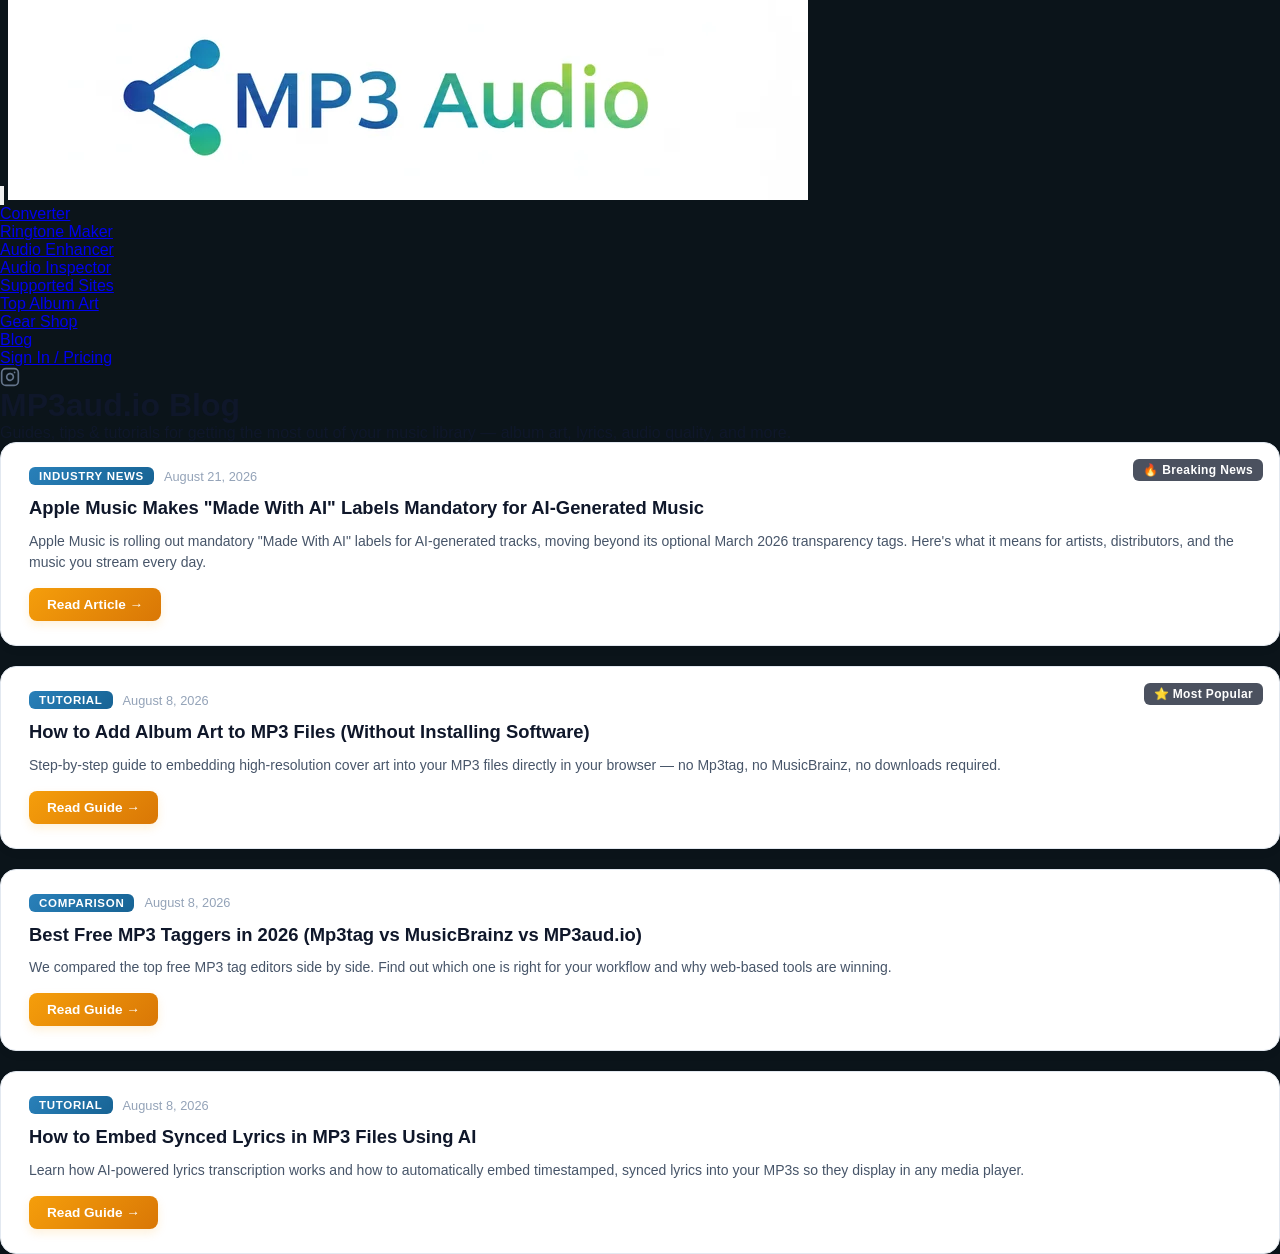
<file: blog/index.html>
<!DOCTYPE html>
<html lang="en">
<head>
    <meta charset="UTF-8">
    <meta http-equiv="Content-Type" content="text/html; charset=utf-8">
    <meta name="viewport" content="width=device-width, initial-scale=1.0">
    <title>MP3aud.io Blog — Guides, Tips & Tutorials for Music Lovers</title>
    <meta name="description" content="Learn how to add album art to MP3s, embed synced lyrics, boost audio quality, and manage your music library. Free guides from the MP3aud.io team.">
    <meta name="robots" content="index, follow">
    <link rel="canonical" href="https://mp3aud.io/blog/">
    <meta property="og:title" content="MP3aud.io Blog — Guides & Tutorials for Music Lovers">
    <meta property="og:description" content="Free guides on MP3 tagging, album art embedding, synced lyrics, and audio enhancement.">
    <meta property="og:url" content="https://mp3aud.io/blog/">
    <meta property="og:type" content="website">
    <meta property="og:image" content="https://mp3aud.io/og-image.jpg">
    <link rel="icon" type="image/png" href="../favicon.png">
    <link rel="apple-touch-icon" href="../favicon.png">
    <meta name="theme-color" content="#FF5500">
    <link rel="stylesheet" href="../style.css">
    <link rel="stylesheet" href="blog.css">

    <script type="application/ld+json">
    {
      "@context": "https://schema.org",
      "@type": "Blog",
      "name": "MP3aud.io Blog",
      "url": "https://mp3aud.io/blog/",
      "description": "Guides, tips, and tutorials for managing and enhancing your music library.",
      "publisher": {
        "@type": "Organization",
        "name": "MP3aud.io",
        "url": "https://mp3aud.io"
      }
    }
    </script>
</head>
<body>
    <header class="app-header">
        <div class="header-container">
            <div class="header-brand">
                <button class="menu-toggle" aria-label="Toggle Navigation">
                    <svg viewBox="0 0 24 24" fill="none" stroke="currentColor" stroke-width="2" stroke-linecap="round" stroke-linejoin="round">
                        <line x1="3" y1="12" x2="21" y2="12"></line>
                        <line x1="3" y1="6" x2="21" y2="6"></line>
                        <line x1="3" y1="18" x2="21" y2="18"></line>
                    </svg>
                </button>
                <a href="../index.html" class="header-brand">
                    <img src="../logo.webp" alt="MP3aud.io Logo" class="header-logo">
                </a>
            </div>
            <nav class="header-nav" aria-label="Main Navigation">
                <ul class="header-nav-list">
                    <li><a href="../index.html" class="header-nav-link">Converter</a></li>
                    <li><a href="../video-to-ringtone.html" class="header-nav-link">Ringtone Maker</a></li>
                    <li><a href="../ai-audio-enhancer.html" class="header-nav-link">Audio Enhancer</a></li>
                    <li><a href="../audio-inspector.html" class="header-nav-link">Audio Inspector</a></li>
                    <li><a href="../supported-sites.html" class="header-nav-link">Supported Sites</a></li>
                    <li><a href="../top-album-art.html" class="header-nav-link">Top Album Art</a></li>
                    <li><a href="../shop.html" class="header-nav-link">Gear Shop</a></li>
                    <li><a href="index.html" class="header-nav-link active">Blog</a></li>
                </ul>
            </nav>
            <div class="header-actions">
                <a href="../index.html#accountSection" id="headerLoginLink" class="header-auth-link">Sign In / Pricing</a>
                <div id="headerUserNav" class="header-user-badge hidden">
                    <a href="../index.html#accountSection" class="header-credit-chip" title="View credits &amp; account">
                        <span class="header-credit-icon">⚡</span>
                        <span class="header-credit-text"><strong id="headerPaidCreditsDisplay">0</strong> Credits</span>
                    </a>
                    <button id="headerLogoutBtn" class="header-logout-chip" title="Sign Out">Log Out</button>
                </div>
                <a href="https://www.instagram.com/mp3aud.io?igsh=ZXljNzMxaGtqdWwz&utm_source=qr" target="_blank"
                    aria-label="Follow us on Instagram"
                    style="color: #64748b; display: flex; align-items: center; transition: color 0.2s;">
                    <svg viewBox="0 0 24 24" width="20" height="20" fill="none" stroke="currentColor" stroke-width="2" stroke-linecap="round" stroke-linejoin="round">
                        <rect x="2" y="2" width="20" height="20" rx="5" ry="5"></rect>
                        <path d="M16 11.37A4 4 0 1 1 12.63 8 4 4 0 0 1 16 11.37z"></path>
                        <line x1="17.5" y1="6.5" x2="17.51" y2="6.5"></line>
                    </svg>
                </a>
            </div>
        </div>
    </header>

    <main class="main-content">
        <div class="content-container">
            <div class="page-card">

                <header class="logo-container">
                    <h1 class="main-headline">MP3aud.io Blog</h1>
                    <p class="h1-subtext">Guides, tips &amp; tutorials for getting the most out of your music library — album art, lyrics, audio quality, and more.</p>
                </header>

                <!-- Blog Posts -->
                <div class="blog-posts-list">

                    <article class="blog-post-card fade-in">
                        <span class="blog-post-badge">🔥 Breaking News</span>
                        <div class="blog-post-meta">
                            <span class="blog-post-cat">Industry News</span>
                            <span class="blog-post-date">August 21, 2026</span>
                        </div>
                        <h2 class="blog-post-title">
                            <a href="apple-music-ai-tags-mandatory-2026.html">Apple Music Makes "Made With AI" Labels Mandatory for AI-Generated Music</a>
                        </h2>
                        <p class="blog-post-excerpt">Apple Music is rolling out mandatory "Made With AI" labels for AI-generated tracks, moving beyond its optional March 2026 transparency tags. Here's what it means for artists, distributors, and the music you stream every day.</p>
                        <a href="apple-music-ai-tags-mandatory-2026.html" class="blog-post-read-more">Read Article →</a>
                    </article>

                    <article class="blog-post-card fade-in">
                        <span class="blog-post-badge">⭐ Most Popular</span>
                        <div class="blog-post-meta">
                            <span class="blog-post-cat">Tutorial</span>
                            <span class="blog-post-date">August 8, 2026</span>
                        </div>
                        <h2 class="blog-post-title">
                            <a href="how-to-add-album-art-to-mp3.html">How to Add Album Art to MP3 Files (Without Installing Software)</a>
                        </h2>
                        <p class="blog-post-excerpt">Step-by-step guide to embedding high-resolution cover art into your MP3 files directly in your browser — no Mp3tag, no MusicBrainz, no downloads required.</p>
                        <a href="how-to-add-album-art-to-mp3.html" class="blog-post-read-more">Read Guide →</a>
                    </article>

                    <article class="blog-post-card fade-in">
                        <div class="blog-post-meta">
                            <span class="blog-post-cat">Comparison</span>
                            <span class="blog-post-date">August 8, 2026</span>
                        </div>
                        <h2 class="blog-post-title">
                            <a href="best-free-mp3-taggers-2026.html">Best Free MP3 Taggers in 2026 (Mp3tag vs MusicBrainz vs MP3aud.io)</a>
                        </h2>
                        <p class="blog-post-excerpt">We compared the top free MP3 tag editors side by side. Find out which one is right for your workflow and why web-based tools are winning.</p>
                        <a href="best-free-mp3-taggers-2026.html" class="blog-post-read-more">Read Guide →</a>
                    </article>

                    <article class="blog-post-card fade-in">
                        <div class="blog-post-meta">
                            <span class="blog-post-cat">Tutorial</span>
                            <span class="blog-post-date">August 8, 2026</span>
                        </div>
                        <h2 class="blog-post-title">
                            <a href="how-to-embed-synced-lyrics-mp3.html">How to Embed Synced Lyrics in MP3 Files Using AI</a>
                        </h2>
                        <p class="blog-post-excerpt">Learn how AI-powered lyrics transcription works and how to automatically embed timestamped, synced lyrics into your MP3s so they display in any media player.</p>
                        <a href="how-to-embed-synced-lyrics-mp3.html" class="blog-post-read-more">Read Guide →</a>
                    </article>

                </div>
            </div>
        </div>
    </main>

    <script>
        const menuToggle = document.querySelector('.menu-toggle');
        const headerNav = document.querySelector('.header-nav');
        if (menuToggle && headerNav) {
            menuToggle.addEventListener('click', (e) => {
                e.stopPropagation();
                headerNav.classList.toggle('open');
            });
            document.addEventListener('click', (e) => {
                if (headerNav.classList.contains('open') && !headerNav.contains(e.target) && e.target !== menuToggle) {
                    headerNav.classList.remove('open');
                }
            });
        }

        // Stagger card animations
        document.querySelectorAll('.blog-post-card.fade-in').forEach((card, i) => {
            card.style.animationDelay = `${i * 0.08}s`;
        });
    </script>
    <script src="../auth-nav.js"></script>
</body>
</html>
</file>
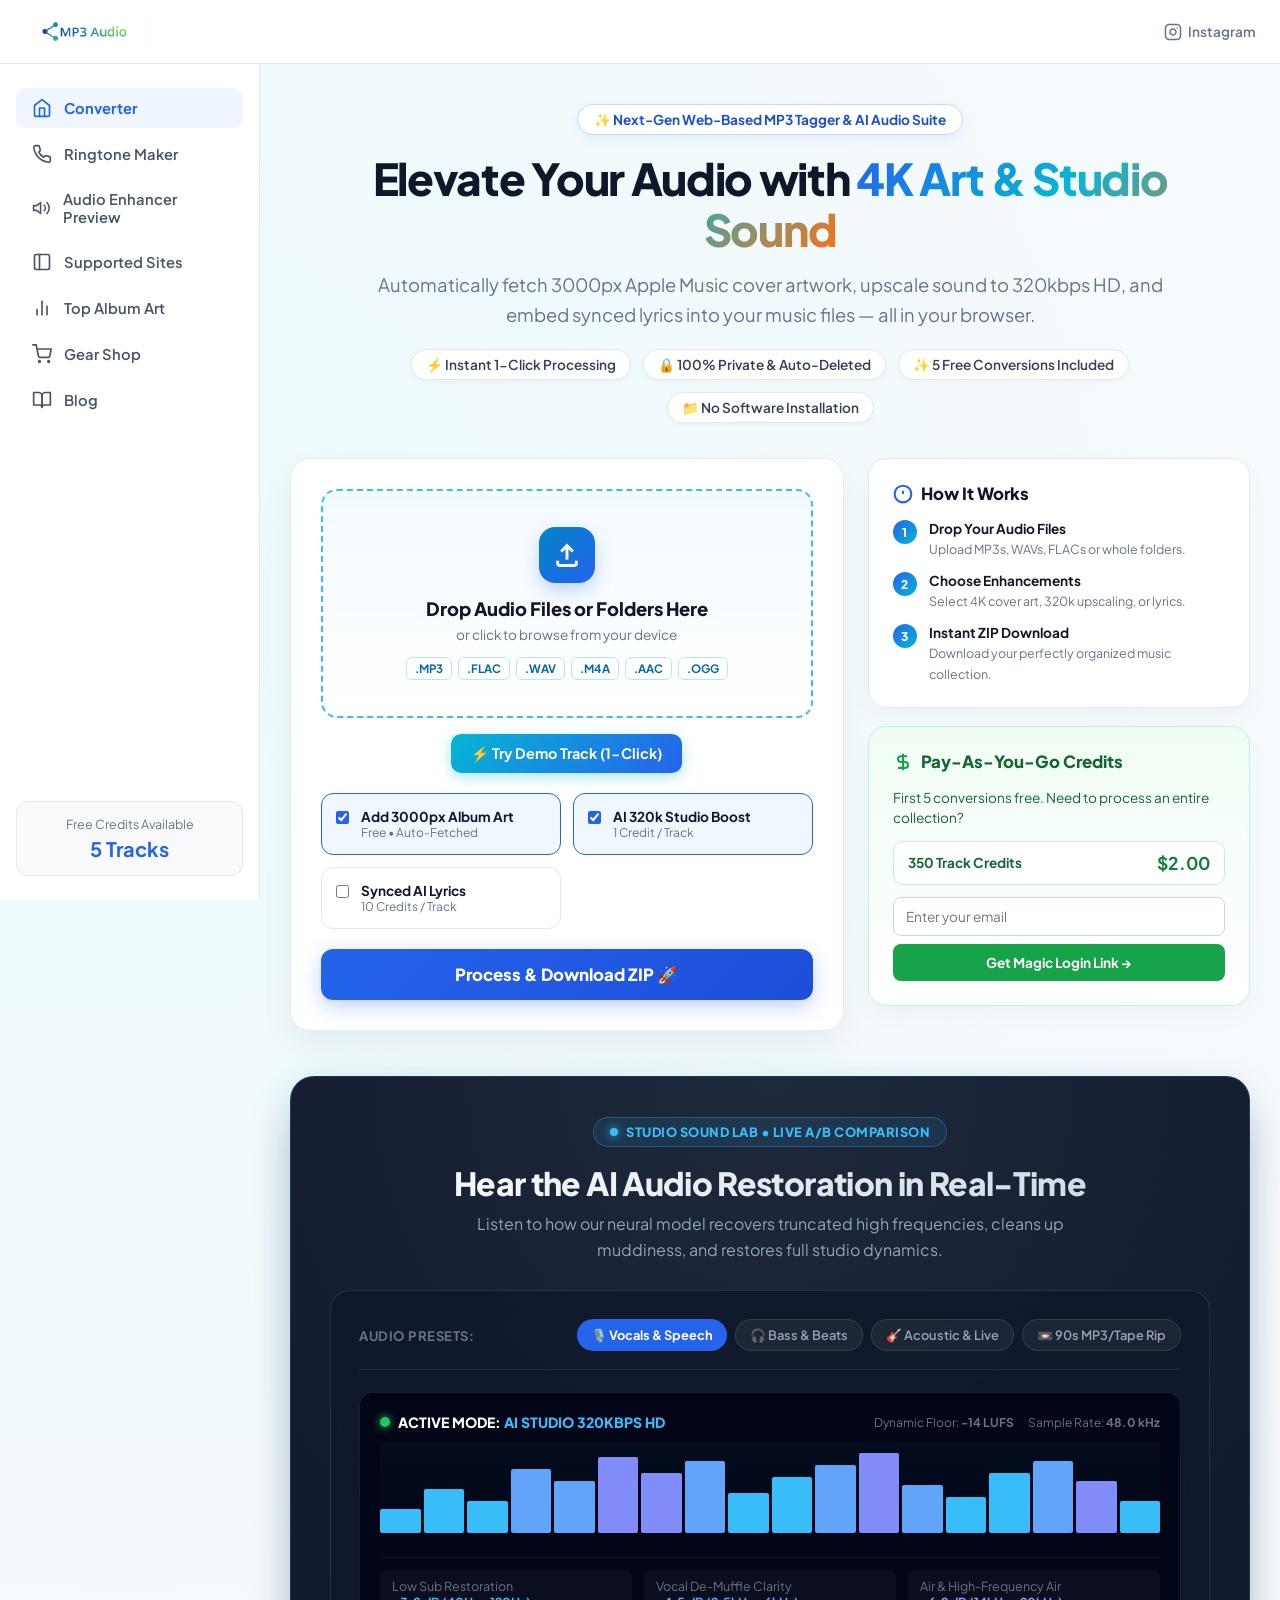
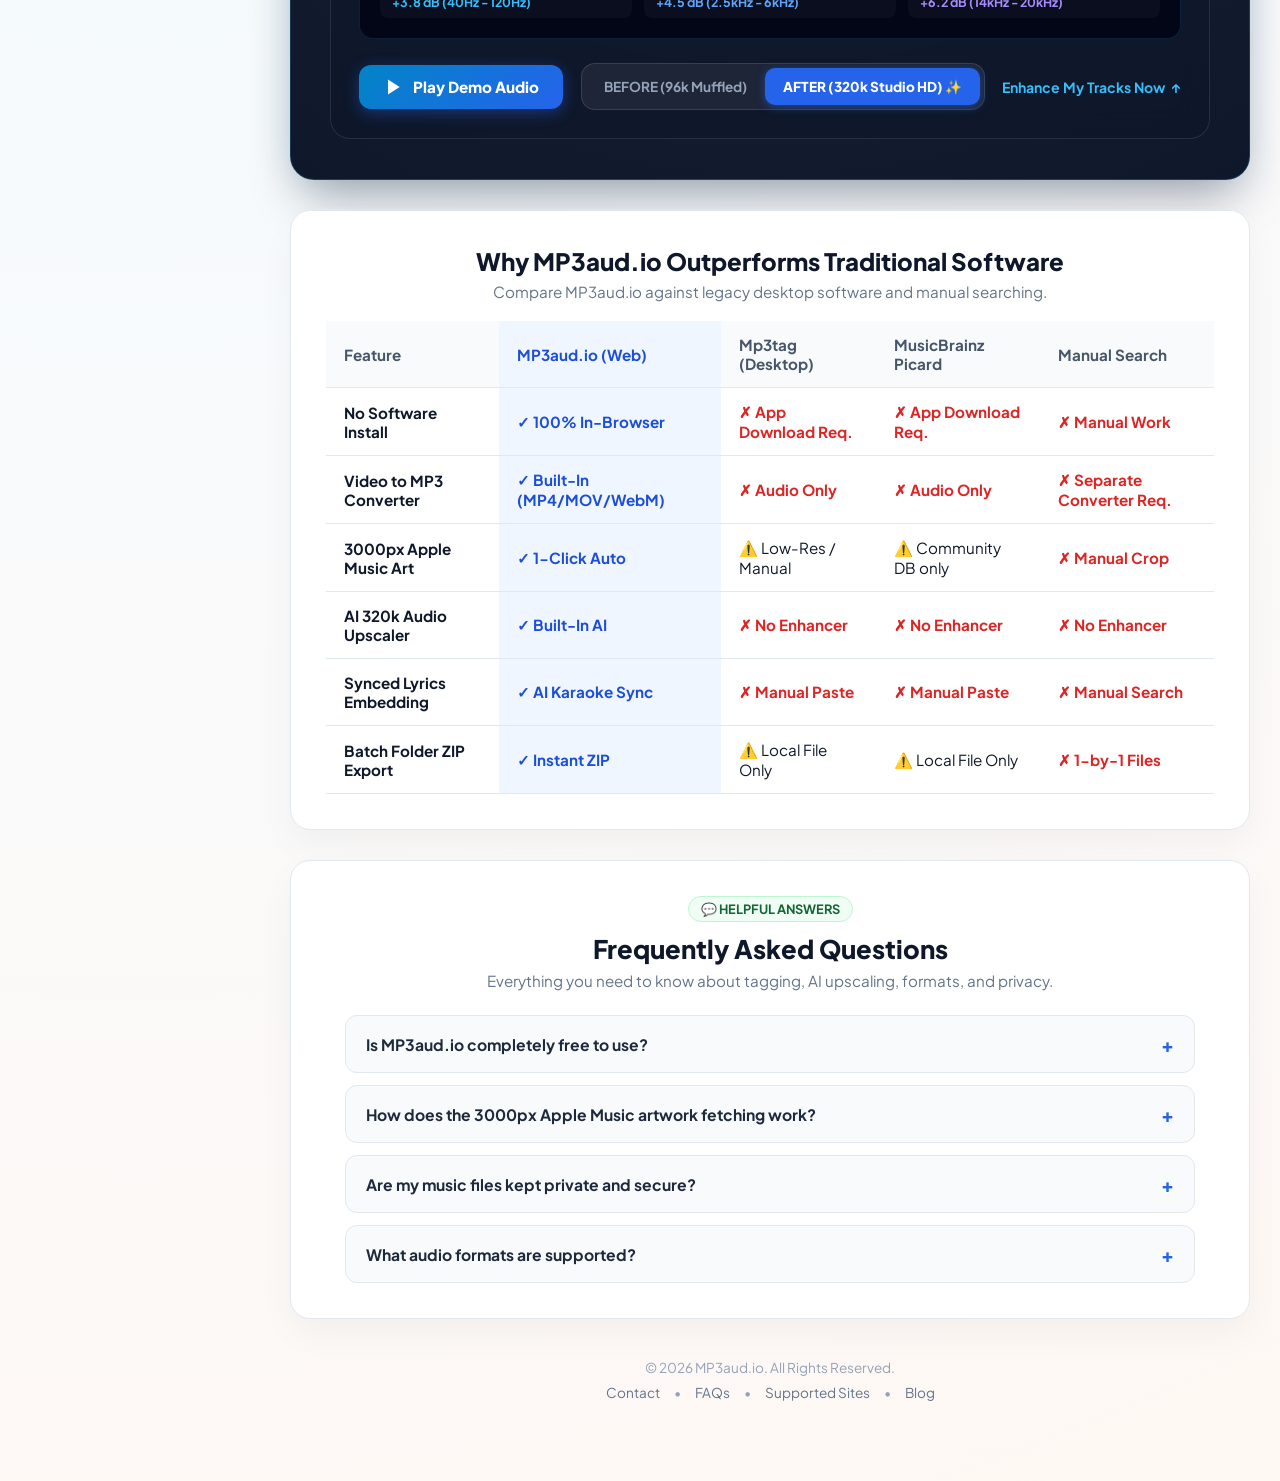
<file: preview-concept.html>
<!DOCTYPE html>
<html lang="en">
<head>
    <meta charset="UTF-8">
    <meta name="viewport" content="width=device-width, initial-scale=1.0">
    <title>Modern UI Preview Concept | MP3aud.io</title>
    <link rel="preconnect" href="https://fonts.googleapis.com">
    <link rel="preconnect" href="https://fonts.gstatic.com" crossorigin>
    <link href="https://fonts.googleapis.com/css2?family=Plus+Jakarta+Sans:wght@400;500;600;700;800&display=swap" rel="stylesheet">
    <style>
        :root {
            --primary: #2563eb;
            --primary-glow: rgba(37, 99, 235, 0.25);
            --accent-orange: #f97316;
            --accent-cyan: #06b6d4;
            --bg-page: #f8fafc;
            --card-bg: rgba(255, 255, 255, 0.95);
            --text-dark: #0f172a;
            --text-muted: #64748b;
            --border-light: #e2e8f0;
        }

        * {
            box-sizing: border-box;
            margin: 0;
            padding: 0;
            font-family: 'Plus Jakarta Sans', -apple-system, BlinkMacSystemFont, "Segoe UI", Roboto, Helvetica, sans-serif;
            -webkit-font-smoothing: antialiased;
            -moz-osx-font-smoothing: grayscale;
        }

        body, button, input, select, textarea, table, th, td, h1, h2, h3, h4, p, span, a, label, li {
            font-family: 'Plus Jakarta Sans', -apple-system, BlinkMacSystemFont, "Segoe UI", Roboto, Helvetica, sans-serif;
        }

        body {
            background: radial-gradient(circle at 10% 20%, rgba(6, 182, 212, 0.08) 0%, rgba(248, 250, 252, 1) 50%, rgba(249, 115, 22, 0.05) 100%);
            color: var(--text-dark);
            min-height: 100vh;
            padding: 0;
            margin: 0;
        }

        .container {
            max-width: 1200px;
            margin: 0 auto;
        }

        .preview-banner {
            background: linear-gradient(135deg, #1e293b 0%, #0f172a 100%);
            color: white;
            padding: 14px 24px;
            border-radius: 12px;
            display: flex;
            align-items: center;
            justify-content: space-between;
            margin-bottom: 30px;
            box-shadow: 0 10px 25px rgba(15, 23, 42, 0.15);
        }

        .preview-banner span {
            font-weight: 700;
            font-size: 0.95rem;
            display: flex;
            align-items: center;
            gap: 8px;
        }

        .preview-badge {
            background: #22c55e;
            color: white;
            font-size: 0.75rem;
            padding: 4px 10px;
            border-radius: 20px;
            font-weight: 800;
            letter-spacing: 0.5px;
        }

        /* Mockup Image Box */
        .mockup-showcase {
            background: white;
            border-radius: 20px;
            padding: 15px;
            border: 1px solid var(--border-light);
            box-shadow: 0 20px 40px rgba(0, 0, 0, 0.06);
            margin-bottom: 40px;
            text-align: center;
        }

        .mockup-showcase img {
            width: 100%;
            height: auto;
            border-radius: 14px;
            display: block;
        }

        /* Hero Concept */
        .hero {
            text-align: center;
            max-width: 840px;
            margin: 0 auto 35px auto;
        }

        .hero-pill {
            display: inline-flex;
            align-items: center;
            gap: 8px;
            background: white;
            border: 1px solid #bfdbfe;
            color: #1d4ed8;
            font-size: 0.85rem;
            font-weight: 700;
            padding: 6px 16px;
            border-radius: 30px;
            box-shadow: 0 4px 12px rgba(37, 99, 235, 0.08);
            margin-bottom: 18px;
        }

        .hero h1 {
            font-size: 2.75rem;
            font-weight: 800;
            line-height: 1.15;
            letter-spacing: -0.03em;
            color: #0f172a;
            margin-bottom: 16px;
        }

        .hero h1 .gradient-text {
            background: linear-gradient(135deg, #2563eb 0%, #06b6d4 50%, #f97316 100%);
            -webkit-background-clip: text;
            -webkit-text-fill-color: transparent;
        }

        .hero p {
            font-size: 1.15rem;
            color: var(--text-muted);
            line-height: 1.6;
            margin-bottom: 20px;
        }

        .trust-chips {
            display: flex;
            align-items: center;
            justify-content: center;
            flex-wrap: wrap;
            gap: 12px;
        }

        .trust-chip {
            background: white;
            border: 1px solid var(--border-light);
            border-radius: 20px;
            padding: 6px 14px;
            font-size: 0.85rem;
            font-weight: 600;
            color: #334155;
            display: flex;
            align-items: center;
            gap: 6px;
            box-shadow: 0 2px 5px rgba(0,0,0,0.03);
        }

        /* Workspace Grid */
        .workspace-grid {
            display: grid;
            grid-template-columns: 1.45fr 1fr;
            gap: 24px;
            margin-bottom: 45px;
        }

        @media (max-width: 900px) {
            .workspace-grid {
                grid-template-columns: 1fr;
            }
            .hero h1 {
                font-size: 2.1rem;
            }
        }

        .tool-card {
            background: var(--card-bg);
            backdrop-filter: blur(12px);
            border: 1px solid rgba(226, 232, 240, 0.8);
            border-radius: 20px;
            padding: 30px;
            box-shadow: 0 15px 35px rgba(15, 23, 42, 0.05);
        }

        /* Modern Dropzone */
        .modern-dropzone {
            border: 2px dashed #38bdf8;
            background: linear-gradient(180deg, rgba(240, 249, 255, 0.8) 0%, rgba(255, 255, 255, 0.9) 100%);
            border-radius: 16px;
            padding: 36px 20px;
            text-align: center;
            cursor: pointer;
            transition: all 0.25s ease;
            position: relative;
        }

        .modern-dropzone:hover {
            border-color: #0284c7;
            background: #f0f9ff;
            transform: translateY(-2px);
            box-shadow: 0 10px 25px rgba(2, 132, 199, 0.12);
        }

        .dropzone-icon-box {
            width: 56px;
            height: 56px;
            background: linear-gradient(135deg, #0284c7 0%, #2563eb 100%);
            color: white;
            border-radius: 16px;
            display: flex;
            align-items: center;
            justify-content: center;
            margin: 0 auto 14px auto;
            box-shadow: 0 8px 18px rgba(37, 99, 235, 0.25);
        }

        .format-pills {
            display: flex;
            justify-content: center;
            gap: 6px;
            flex-wrap: wrap;
            margin-top: 14px;
        }

        .format-pill {
            background: white;
            border: 1px solid #bae6fd;
            color: #0369a1;
            font-size: 0.72rem;
            font-weight: 700;
            padding: 3px 8px;
            border-radius: 6px;
        }

        .demo-bar {
            display: flex;
            align-items: center;
            justify-content: center;
            gap: 12px;
            margin-top: 16px;
        }

        .btn-demo {
            background: linear-gradient(135deg, #06b6d4 0%, #2563eb 100%);
            color: white;
            border: none;
            padding: 10px 20px;
            border-radius: 10px;
            font-weight: 700;
            font-size: 0.9rem;
            cursor: pointer;
            box-shadow: 0 4px 14px rgba(6, 182, 212, 0.35);
            transition: all 0.2s;
            display: inline-flex;
            align-items: center;
            gap: 8px;
        }

        .btn-demo:hover {
            transform: scale(1.02);
            box-shadow: 0 6px 20px rgba(6, 182, 212, 0.5);
        }

        /* Queue Preview */
        .queue-preview {
            margin-top: 20px;
            background: #f8fafc;
            border: 1px solid var(--border-light);
            border-radius: 12px;
            padding: 14px;
        }

        .queue-item {
            background: white;
            border: 1px solid var(--border-light);
            border-radius: 10px;
            padding: 12px;
            display: flex;
            align-items: center;
            justify-content: space-between;
            margin-top: 8px;
        }

        .queue-item-left {
            display: flex;
            align-items: center;
            gap: 12px;
        }

        .queue-thumb {
            width: 42px;
            height: 42px;
            background: #e2e8f0;
            border-radius: 8px;
            display: flex;
            align-items: center;
            justify-content: center;
            font-size: 1.2rem;
        }

        /* Feature Toggles */
        .options-deck {
            display: grid;
            grid-template-columns: repeat(auto-fit, minmax(180px, 1fr));
            gap: 12px;
            margin-top: 20px;
        }

        .option-pill-card {
            background: white;
            border: 1.5px solid var(--border-light);
            border-radius: 12px;
            padding: 14px;
            display: flex;
            align-items: flex-start;
            gap: 12px;
            transition: border-color 0.2s;
        }

        .option-pill-card.selected {
            border-color: #2563eb;
            background: #f0f7ff;
        }

        /* Right Column */
        .right-column {
            display: flex;
            flex-direction: column;
            gap: 18px;
        }

        .side-card {
            background: white;
            border: 1px solid var(--border-light);
            border-radius: 18px;
            padding: 24px;
            box-shadow: 0 10px 25px rgba(0,0,0,0.03);
        }

        .side-card h3 {
            font-size: 1.05rem;
            font-weight: 800;
            margin-bottom: 16px;
            display: flex;
            align-items: center;
            gap: 8px;
        }

        .step-list {
            list-style: none;
            display: flex;
            flex-direction: column;
            gap: 14px;
        }

        .step-item {
            display: flex;
            gap: 12px;
            align-items: flex-start;
        }

        .step-num {
            width: 24px;
            height: 24px;
            border-radius: 50%;
            background: linear-gradient(135deg, #2563eb 0%, #06b6d4 100%);
            color: white;
            font-size: 0.75rem;
            font-weight: 800;
            display: flex;
            align-items: center;
            justify-content: center;
            flex-shrink: 0;
        }

        /* Matrix Table */
        .comparison-section {
            background: white;
            border: 1px solid var(--border-light);
            border-radius: 20px;
            padding: 35px;
            box-shadow: 0 15px 35px rgba(0, 0, 0, 0.04);
            margin-top: 30px;
        }

        .comparison-table {
            width: 100%;
            border-collapse: collapse;
            margin-top: 20px;
            font-size: 0.95rem;
        }

        .comparison-table th, .comparison-table td {
            padding: 14px 18px;
            text-align: left;
            border-bottom: 1px solid var(--border-light);
        }

        .comparison-table th {
            background: #f8fafc;
            color: #475569;
            font-weight: 700;
        }

        .comparison-table th.highlight, .comparison-table td.highlight {
            background: #eff6ff;
            color: #1d4ed8;
            font-weight: 700;
        }

        .tag-yes {
            color: #16a34a;
            font-weight: 700;
        }

        .tag-no {
            color: #dc2626;
            font-weight: 700;
        }
    </style>
</head>
<body>

    <!-- APP HEADER -->
    <header class="app-header" style="position: fixed; top: 0; left: 0; right: 0; height: 64px; background: rgba(255, 255, 255, 0.9); backdrop-filter: blur(20px); border-bottom: 1px solid #e2e8f0; z-index: 1000; display: flex; align-items: center;">
        <div style="width: 100%; max-width: 1400px; margin: 0 auto; padding: 0 24px; display: flex; justify-content: space-between; align-items: center;">
            <div style="display: flex; align-items: center; gap: 12px;">
                <a href="index.html" style="display: flex; align-items: center; text-decoration: none;">
                    <img src="logo.webp" alt="MP3aud.io Logo" style="height: 32px; width: auto;" onerror="this.src='logo.png'">
                </a>
            </div>
            <div style="display: flex; align-items: center; gap: 16px;">
                <a href="https://www.instagram.com/mp3aud.io" target="_blank" style="color: #64748b; text-decoration: none; font-size: 0.85rem; font-weight: 600; display: flex; align-items: center; gap: 6px;">
                    <svg viewBox="0 0 24 24" width="18" height="18" fill="none" stroke="currentColor" stroke-width="2" stroke-linecap="round" stroke-linejoin="round">
                        <rect x="2" y="2" width="20" height="20" rx="5" ry="5"></rect>
                        <path d="M16 11.37A4 4 0 1 1 12.63 8 4 4 0 0 1 16 11.37z"></path>
                        <line x1="17.5" y1="6.5" x2="17.51" y2="6.5"></line>
                    </svg>
                    <span>Instagram</span>
                </a>
            </div>
        </div>
    </header>

    <!-- SIDEBAR NAVIGATION WITH ALL LINKS -->
    <aside style="position: fixed; top: 64px; left: 0; bottom: 0; width: 260px; background: #ffffff; border-right: 1px solid #e2e8f0; z-index: 990; display: flex; flex-direction: column; justify-content: space-between; padding: 24px 16px; box-sizing: border-box; overflow-y: auto;">
        <ul style="display: flex; flex-direction: column; gap: 6px; list-style: none; margin: 0; padding: 0;">
            <li>
                <a href="index.html" style="display: flex; align-items: center; gap: 12px; color: #2563eb; background: #eff6ff; text-decoration: none; font-size: 0.92rem; font-weight: 700; padding: 10px 16px; border-radius: 10px;">
                    <svg viewBox="0 0 24 24" width="20" height="20" fill="none" stroke="currentColor" stroke-width="2" stroke-linecap="round" stroke-linejoin="round">
                        <path d="M3 9l9-7 9 7v11a2 2 0 0 1-2 2H5a2 2 0 0 1-2-2z"></path>
                        <polyline points="9 22 9 12 15 12 15 22"></polyline>
                    </svg>
                    <span>Converter</span>
                </a>
            </li>
            <li>
                <a href="video-to-ringtone.html" style="display: flex; align-items: center; gap: 12px; color: #475569; text-decoration: none; font-size: 0.92rem; font-weight: 600; padding: 10px 16px; border-radius: 10px; transition: all 0.2s;">
                    <svg viewBox="0 0 24 24" width="20" height="20" fill="none" stroke="currentColor" stroke-width="2" stroke-linecap="round" stroke-linejoin="round">
                        <path d="M22 16.92v3a2 2 0 0 1-2.18 2 19.79 19.79 0 0 1-8.63-3.07 19.5 19.5 0 0 1-6-6 19.79 19.79 0 0 1-3.07-8.67A2 2 0 0 1 4.11 2h3a2 2 0 0 1 2 1.72 12.84 12.84 0 0 0 .7 2.81 2 2 0 0 1-.45 2.11L8.09 9.91a16 16 0 0 0 6 6l1.27-1.27a2 2 0 0 1 2.11-.45 12.84 12.84 0 0 0 2.81.7A2 2 0 0 1 22 16.92z"></path>
                    </svg>
                    <span>Ringtone Maker</span>
                </a>
            </li>
            <li>
                <a href="ai-audio-enhancer.html" style="display: flex; align-items: center; gap: 12px; color: #475569; text-decoration: none; font-size: 0.92rem; font-weight: 600; padding: 10px 16px; border-radius: 10px; transition: all 0.2s;">
                    <svg viewBox="0 0 24 24" width="20" height="20" fill="none" stroke="currentColor" stroke-width="2" stroke-linecap="round" stroke-linejoin="round">
                        <polygon points="11 5 6 9 2 9 2 15 6 15 11 19 11 5"></polygon>
                        <path d="M19.07 4.93a10 10 0 0 1 0 14.14M15.54 8.46a5 5 0 0 1 0 7.07"></path>
                    </svg>
                    <span>Audio Enhancer Preview</span>
                </a>
            </li>
            <li>
                <a href="supported-sites.html" style="display: flex; align-items: center; gap: 12px; color: #475569; text-decoration: none; font-size: 0.92rem; font-weight: 600; padding: 10px 16px; border-radius: 10px; transition: all 0.2s;">
                    <svg viewBox="0 0 24 24" width="20" height="20" fill="none" stroke="currentColor" stroke-width="2" stroke-linecap="round" stroke-linejoin="round">
                        <rect x="3" y="3" width="18" height="18" rx="2" ry="2"></rect>
                        <line x1="9" y1="3" x2="9" y2="21"></line>
                    </svg>
                    <span>Supported Sites</span>
                </a>
            </li>
            <li>
                <a href="top-album-art.html" style="display: flex; align-items: center; gap: 12px; color: #475569; text-decoration: none; font-size: 0.92rem; font-weight: 600; padding: 10px 16px; border-radius: 10px; transition: all 0.2s;">
                    <svg viewBox="0 0 24 24" width="20" height="20" fill="none" stroke="currentColor" stroke-width="2" stroke-linecap="round" stroke-linejoin="round">
                        <line x1="18" y1="20" x2="18" y2="10"></line>
                        <line x1="12" y1="20" x2="12" y2="4"></line>
                        <line x1="6" y1="20" x2="6" y2="14"></line>
                    </svg>
                    <span>Top Album Art</span>
                </a>
            </li>
            <li>
                <a href="shop.html" style="display: flex; align-items: center; gap: 12px; color: #475569; text-decoration: none; font-size: 0.92rem; font-weight: 600; padding: 10px 16px; border-radius: 10px; transition: all 0.2s;">
                    <svg viewBox="0 0 24 24" width="20" height="20" fill="none" stroke="currentColor" stroke-width="2" stroke-linecap="round" stroke-linejoin="round">
                        <circle cx="9" cy="21" r="1"></circle>
                        <circle cx="20" cy="21" r="1"></circle>
                        <path d="M1 1h4l2.68 13.39a2 2 0 0 0 2 1.61h9.72a2 2 0 0 0 2-1.61L23 6H6"></path>
                    </svg>
                    <span>Gear Shop</span>
                </a>
            </li>
            <li>
                <a href="blog/index.html" style="display: flex; align-items: center; gap: 12px; color: #475569; text-decoration: none; font-size: 0.92rem; font-weight: 600; padding: 10px 16px; border-radius: 10px; transition: all 0.2s;">
                    <svg viewBox="0 0 24 24" width="20" height="20" fill="none" stroke="currentColor" stroke-width="2" stroke-linecap="round" stroke-linejoin="round">
                        <path d="M2 3h6a4 4 0 0 1 4 4v14a3 3 0 0 0-3-3H2z"></path>
                        <path d="M22 3h-6a4 4 0 0 0-4 4v14a3 3 0 0 1 3-3h7z"></path>
                    </svg>
                    <span>Blog</span>
                </a>
            </li>
        </ul>

        <div style="background: #f8fafc; border: 1px solid #e2e8f0; border-radius: 12px; padding: 14px; text-align: center;">
            <span style="font-size: 0.78rem; color: #64748b; display: block; margin-bottom: 4px;">Free Credits Available</span>
            <strong style="font-size: 1.25rem; color: #2563eb;">5 Tracks</strong>
        </div>
    </aside>

    <!-- MAIN CONTENT AREA -->
    <main style="margin-left: 260px; margin-top: 64px; padding: 40px 30px 60px 30px; min-height: calc(100vh - 64px);">
        <div class="container">




    <!-- 1. HERO SECTION -->
    <header class="hero">
        <div class="hero-pill">
            <span>✨ Next-Gen Web-Based MP3 Tagger & AI Audio Suite</span>
        </div>
        <h1>Elevate Your Audio with <span class="gradient-text">4K Art & Studio Sound</span></h1>
        <p>Automatically fetch 3000px Apple Music cover artwork, upscale sound to 320kbps HD, and embed synced lyrics into your music files — all in your browser.</p>
        
        <div class="trust-chips">
            <div class="trust-chip">⚡ Instant 1-Click Processing</div>
            <div class="trust-chip">🔒 100% Private & Auto-Deleted</div>
            <div class="trust-chip">✨ 5 Free Conversions Included</div>
            <div class="trust-chip">📁 No Software Installation</div>
        </div>
    </header>

    <!-- 2. MAIN WORKSPACE (Dropped files, Toggles, How it works) -->
    <div class="workspace-grid">
        <!-- Main Tool Card -->
        <div class="tool-card">
            <div class="modern-dropzone" id="demoDropzone">
                <div class="dropzone-icon-box">
                    <svg viewBox="0 0 24 24" width="28" height="28" fill="none" stroke="currentColor" stroke-width="2.5">
                        <path d="M4 17v2a2 2 0 0 0 2 2h12a2 2 0 0 0 2-2v-2"></path>
                        <polyline points="7 9 12 4 17 9"></polyline>
                        <line x1="12" y1="4" x2="12" y2="16"></line>
                    </svg>
                </div>
                <h3 style="font-size: 1.15rem; font-weight: 800; color: #0f172a; margin-bottom: 6px;">Drop Audio Files or Folders Here</h3>
                <p style="font-size: 0.85rem; color: #64748b;">or click to browse from your device</p>
                <div class="format-pills">
                    <span class="format-pill">.MP3</span>
                    <span class="format-pill">.FLAC</span>
                    <span class="format-pill">.WAV</span>
                    <span class="format-pill">.M4A</span>
                    <span class="format-pill">.AAC</span>
                    <span class="format-pill">.OGG</span>
                </div>
            </div>

            <div class="demo-bar">
                <button class="btn-demo" id="btnLoadDemo" type="button">
                    <span>⚡ Try Demo Track (1-Click)</span>
                </button>
            </div>

            <!-- Live Track Queue Mockup -->
            <div class="queue-preview" id="sampleQueue" style="display: none;">
                <div style="display: flex; justify-content: space-between; align-items: center;">
                    <strong style="font-size: 0.85rem; color: #334155;">QUEUED TRACKS (1)</strong>
                    <span style="font-size: 0.75rem; color: #2563eb; font-weight: 700; cursor: pointer;" onclick="document.getElementById('sampleQueue').style.display='none'">Remove</span>
                </div>
                <div class="queue-item">
                    <div class="queue-item-left">
                        <div class="queue-thumb">🎵</div>
                        <div>
                            <div style="font-weight: 700; font-size: 0.9rem;">The_Weeknd_Blinding_Lights_128k.mp3</div>
                            <div style="font-size: 0.75rem; color: #64748b;">Detected: 128kbps • Target: 320kbps Studio + 3000px Art</div>
                        </div>
                    </div>
                    <span style="background: #dcfce7; color: #15803d; font-size: 0.7rem; font-weight: 800; padding: 3px 8px; border-radius: 20px;">READY</span>
                </div>
            </div>

            <!-- Options Row -->
            <div class="options-deck">
                <div class="option-pill-card selected">
                    <input type="checkbox" checked style="accent-color: #2563eb; margin-top: 3px;">
                    <div>
                        <div style="font-size: 0.85rem; font-weight: 700;">Add 3000px Album Art</div>
                        <div style="font-size: 0.75rem; color: #64748b;">Free • Auto-Fetched</div>
                    </div>
                </div>

                <div class="option-pill-card selected">
                    <input type="checkbox" checked style="accent-color: #2563eb; margin-top: 3px;">
                    <div>
                        <div style="font-size: 0.85rem; font-weight: 700;">AI 320k Studio Boost</div>
                        <div style="font-size: 0.75rem; color: #64748b;">1 Credit / Track</div>
                    </div>
                </div>

                <div class="option-pill-card">
                    <input type="checkbox" style="accent-color: #2563eb; margin-top: 3px;">
                    <div>
                        <div style="font-size: 0.85rem; font-weight: 700;">Synced AI Lyrics</div>
                        <div style="font-size: 0.75rem; color: #64748b;">10 Credits / Track</div>
                    </div>
                </div>
            </div>

            <button type="button" style="width: 100%; margin-top: 20px; padding: 15px; background: linear-gradient(135deg, #2563eb 0%, #1d4ed8 100%); color: white; border: none; border-radius: 12px; font-weight: 800; font-size: 1.05rem; cursor: pointer; box-shadow: 0 6px 20px rgba(37, 99, 235, 0.3);">
                Process &amp; Download ZIP 🚀
            </button>
        </div>

        <!-- Right Side SaaS Cards -->
        <div class="right-column">
            <!-- How It Works Card -->
            <div class="side-card">
                <h3>
                    <svg viewBox="0 0 24 24" width="20" height="20" fill="none" stroke="#2563eb" stroke-width="2.5">
                        <circle cx="12" cy="12" r="10"></circle>
                        <line x1="12" y1="8" x2="12" y2="12"></line>
                        <line x1="12" y1="16" x2="12.01" y2="16"></line>
                    </svg>
                    How It Works
                </h3>
                <ol class="step-list">
                    <li class="step-item">
                        <div class="step-num">1</div>
                        <div>
                            <strong style="font-size: 0.85rem; display: block;">Drop Your Audio Files</strong>
                            <span style="font-size: 0.78rem; color: #64748b;">Upload MP3s, WAVs, FLACs or whole folders.</span>
                        </div>
                    </li>
                    <li class="step-item">
                        <div class="step-num">2</div>
                        <div>
                            <strong style="font-size: 0.85rem; display: block;">Choose Enhancements</strong>
                            <span style="font-size: 0.78rem; color: #64748b;">Select 4K cover art, 320k upscaling, or lyrics.</span>
                        </div>
                    </li>
                    <li class="step-item">
                        <div class="step-num">3</div>
                        <div>
                            <strong style="font-size: 0.85rem; display: block;">Instant ZIP Download</strong>
                            <span style="font-size: 0.78rem; color: #64748b;">Download your perfectly organized music collection.</span>
                        </div>
                    </li>
                </ol>
            </div>

            <!-- Non-Intrusive Account Card -->
            <div class="side-card" style="background: linear-gradient(180deg, #f0fdf4 0%, #ffffff 100%); border-color: #bbf7d0;">
                <h3 style="color: #166534;">
                    <svg viewBox="0 0 24 24" width="20" height="20" fill="none" stroke="#16a34a" stroke-width="2.5">
                        <path d="M12 2v20M17 5H9.5a3.5 3.5 0 0 0 0 7h5a3.5 3.5 0 0 1 0 7H6"></path>
                    </svg>
                    Pay-As-You-Go Credits
                </h3>
                <p style="font-size: 0.85rem; color: #166534; line-height: 1.5; margin-bottom: 12px;">
                    First 5 conversions free. Need to process an entire collection?
                </p>
                <div style="background: white; border: 1px solid #bbf7d0; border-radius: 10px; padding: 10px 14px; display: flex; justify-content: space-between; align-items: center; margin-bottom: 12px;">
                    <span style="font-size: 0.85rem; font-weight: 700; color: #166534;">350 Track Credits</span>
                    <strong style="font-size: 1.1rem; color: #15803d;">$2.00</strong>
                </div>
                <input type="email" placeholder="Enter your email" style="width: 100%; padding: 10px 12px; border: 1px solid #cbd5e1; border-radius: 8px; font-size: 0.85rem; margin-bottom: 8px; box-sizing: border-box;">
                <button type="button" style="width: 100%; padding: 10px; background: #16a34a; color: white; border: none; border-radius: 8px; font-weight: 700; font-size: 0.85rem; cursor: pointer;">
                    Get Magic Login Link →
                </button>
            </div>
        </div>
    </div>

    <!-- 3. LIVE INTERACTIVE AUDIO ENHANCER PREVIEW (Modern Distinct Studio Deck) -->
    <section class="preview-enhancer-section" style="background: radial-gradient(circle at 50% 0%, #1e293b 0%, #0f172a 100%); border: 1px solid rgba(56, 189, 248, 0.2); border-radius: 24px; padding: 40px 30px; box-shadow: 0 25px 50px -12px rgba(15, 23, 42, 0.4), 0 0 30px rgba(56, 189, 248, 0.1); margin-top: 25px; color: white; text-align: center;">
        
        <div style="display: inline-flex; align-items: center; gap: 8px; background: rgba(56, 189, 248, 0.1); border: 1px solid rgba(56, 189, 248, 0.3); color: #38bdf8; font-size: 0.8rem; font-weight: 800; padding: 6px 16px; border-radius: 30px; margin-bottom: 16px; letter-spacing: 0.5px;">
            <span style="width: 8px; height: 8px; background: #38bdf8; border-radius: 50%; box-shadow: 0 0 10px #38bdf8; animation: pulse 2s infinite;"></span>
            <span>STUDIO SOUND LAB • LIVE A/B COMPARISON</span>
        </div>

        <h2 style="font-size: 2rem; font-weight: 800; letter-spacing: -0.02em; margin-bottom: 8px; background: linear-gradient(135deg, #ffffff 0%, #cbd5e1 100%); -webkit-background-clip: text; -webkit-text-fill-color: transparent;">
            Hear the AI Audio Restoration in Real-Time
        </h2>
        <p style="color: #94a3b8; font-size: 1rem; max-width: 650px; margin: 0 auto 28px auto; line-height: 1.6;">
            Listen to how our neural model recovers truncated high frequencies, cleans up muddiness, and restores full studio dynamics.
        </p>

        <!-- Studio Control Deck Card -->
        <div style="background: rgba(15, 23, 42, 0.7); backdrop-filter: blur(16px); border: 1px solid rgba(255, 255, 255, 0.1); border-radius: 20px; padding: 28px; max-width: 880px; margin: 0 auto; text-align: left;">
            
            <!-- Genre Preset Selector Pills -->
            <div style="display: flex; justify-content: space-between; align-items: center; flex-wrap: wrap; gap: 12px; margin-bottom: 22px; padding-bottom: 18px; border-bottom: 1px solid rgba(255, 255, 255, 0.08);">
                <span style="font-size: 0.82rem; font-weight: 700; color: #64748b; text-transform: uppercase; letter-spacing: 0.5px;">Audio Presets:</span>
                <div style="display: flex; gap: 8px; flex-wrap: wrap;">
                    <button type="button" class="preset-pill active-pill" style="background: #2563eb; color: white; border: none; padding: 7px 14px; border-radius: 20px; font-size: 0.8rem; font-weight: 700; cursor: pointer; display: flex; align-items: center; gap: 6px;">
                        🎙️ Vocals &amp; Speech
                    </button>
                    <button type="button" class="preset-pill" style="background: rgba(255, 255, 255, 0.05); color: #94a3b8; border: 1px solid rgba(255, 255, 255, 0.1); padding: 7px 14px; border-radius: 20px; font-size: 0.8rem; font-weight: 600; cursor: pointer;">
                        🎧 Bass &amp; Beats
                    </button>
                    <button type="button" class="preset-pill" style="background: rgba(255, 255, 255, 0.05); color: #94a3b8; border: 1px solid rgba(255, 255, 255, 0.1); padding: 7px 14px; border-radius: 20px; font-size: 0.8rem; font-weight: 600; cursor: pointer;">
                        🎸 Acoustic &amp; Live
                    </button>
                    <button type="button" class="preset-pill" style="background: rgba(255, 255, 255, 0.05); color: #94a3b8; border: 1px solid rgba(255, 255, 255, 0.1); padding: 7px 14px; border-radius: 20px; font-size: 0.8rem; font-weight: 600; cursor: pointer;">
                        📼 90s MP3/Tape Rip
                    </button>
                </div>
            </div>

            <!-- Dual Split-Waveform Visualizer Box -->
            <div style="background: #020617; border: 1px solid rgba(56, 189, 248, 0.15); border-radius: 14px; padding: 20px; margin-bottom: 24px; position: relative; overflow: hidden;">
                <div style="display: flex; justify-content: space-between; align-items: center; margin-bottom: 12px;">
                    <div style="display: flex; align-items: center; gap: 8px;">
                        <span style="display: inline-block; width: 10px; height: 10px; border-radius: 50%; background: #22c55e; box-shadow: 0 0 8px #22c55e;"></span>
                        <span style="font-weight: 800; font-size: 0.88rem; color: #f8fafc;">ACTIVE MODE: <span id="activeModeLabel" style="color: #38bdf8;">AI STUDIO 320KBPS HD</span></span>
                    </div>
                    <div style="display: flex; gap: 14px; font-size: 0.75rem; color: #64748b;">
                        <span>Dynamic Floor: <strong>-14 LUFS</strong></span>
                        <span>Sample Rate: <strong>48.0 kHz</strong></span>
                    </div>
                </div>

                <!-- Visual Waveform Display -->
                <div style="height: 100px; display: flex; align-items: flex-end; justify-content: space-between; gap: 3px; padding: 10px 0; background: linear-gradient(180deg, rgba(56, 189, 248, 0.03) 0%, rgba(2, 6, 23, 1) 100%);">
                    <!-- Simulated Waveform Bars -->
                    <div style="flex: 1; height: 30%; background: #38bdf8; border-radius: 2px;"></div>
                    <div style="flex: 1; height: 55%; background: #38bdf8; border-radius: 2px;"></div>
                    <div style="flex: 1; height: 40%; background: #38bdf8; border-radius: 2px;"></div>
                    <div style="flex: 1; height: 80%; background: #60a5fa; border-radius: 2px;"></div>
                    <div style="flex: 1; height: 65%; background: #60a5fa; border-radius: 2px;"></div>
                    <div style="flex: 1; height: 95%; background: #818cf8; border-radius: 2px;"></div>
                    <div style="flex: 1; height: 75%; background: #818cf8; border-radius: 2px;"></div>
                    <div style="flex: 1; height: 90%; background: #60a5fa; border-radius: 2px;"></div>
                    <div style="flex: 1; height: 50%; background: #38bdf8; border-radius: 2px;"></div>
                    <div style="flex: 1; height: 70%; background: #38bdf8; border-radius: 2px;"></div>
                    <div style="flex: 1; height: 85%; background: #60a5fa; border-radius: 2px;"></div>
                    <div style="flex: 1; height: 100%; background: #818cf8; border-radius: 2px;"></div>
                    <div style="flex: 1; height: 60%; background: #60a5fa; border-radius: 2px;"></div>
                    <div style="flex: 1; height: 45%; background: #38bdf8; border-radius: 2px;"></div>
                    <div style="flex: 1; height: 75%; background: #38bdf8; border-radius: 2px;"></div>
                    <div style="flex: 1; height: 90%; background: #60a5fa; border-radius: 2px;"></div>
                    <div style="flex: 1; height: 65%; background: #818cf8; border-radius: 2px;"></div>
                    <div style="flex: 1; height: 40%; background: #38bdf8; border-radius: 2px;"></div>
                </div>

                <!-- Frequency Boost Meter Strip -->
                <div style="display: grid; grid-template-columns: repeat(3, 1fr); gap: 12px; margin-top: 14px; padding-top: 12px; border-top: 1px solid rgba(255, 255, 255, 0.05); font-size: 0.78rem;">
                    <div style="background: rgba(255, 255, 255, 0.03); padding: 8px 12px; border-radius: 8px;">
                        <span style="color: #64748b; display: block;">Low Sub Restoration</span>
                        <strong style="color: #38bdf8;">+3.8 dB (40Hz - 120Hz)</strong>
                    </div>
                    <div style="background: rgba(255, 255, 255, 0.03); padding: 8px 12px; border-radius: 8px;">
                        <span style="color: #64748b; display: block;">Vocal De-Muffle Clarity</span>
                        <strong style="color: #60a5fa;">+4.5 dB (2.5kHz - 6kHz)</strong>
                    </div>
                    <div style="background: rgba(255, 255, 255, 0.03); padding: 8px 12px; border-radius: 8px;">
                        <span style="color: #64748b; display: block;">Air &amp; High-Frequency Air</span>
                        <strong style="color: #a78bfa;">+6.2 dB (14kHz - 20kHz)</strong>
                    </div>
                </div>
            </div>

            <!-- Precision A/B Toggle & Transport Controls -->
            <div style="display: flex; justify-content: space-between; align-items: center; flex-wrap: wrap; gap: 16px;">
                <!-- Play / Pause Button -->
                <button type="button" style="background: linear-gradient(135deg, #0284c7 0%, #2563eb 100%); color: white; border: none; padding: 12px 24px; border-radius: 12px; font-weight: 800; font-size: 0.95rem; cursor: pointer; display: flex; align-items: center; gap: 10px; box-shadow: 0 4px 15px rgba(37, 99, 235, 0.4);">
                    <svg viewBox="0 0 24 24" width="20" height="20" fill="currentColor">
                        <polygon points="6 3 20 12 6 21 6 3"></polygon>
                    </svg>
                    <span>Play Demo Audio</span>
                </button>

                <!-- Interactive A/B Switch Pill -->
                <div style="background: rgba(255, 255, 255, 0.06); padding: 4px; border-radius: 14px; display: inline-flex; border: 1px solid rgba(255, 255, 255, 0.12);">
                    <button type="button" id="demoBtnBefore" style="padding: 10px 18px; border-radius: 10px; background: transparent; color: #94a3b8; border: none; font-weight: 700; font-size: 0.85rem; cursor: pointer; transition: all 0.2s;">
                        BEFORE (96k Muffled)
                    </button>
                    <button type="button" id="demoBtnAfter" style="padding: 10px 18px; border-radius: 10px; background: #2563eb; color: white; border: none; font-weight: 800; font-size: 0.85rem; cursor: pointer; box-shadow: 0 2px 10px rgba(37, 99, 235, 0.5); transition: all 0.2s;">
                        AFTER (320k Studio HD) ✨
                    </button>
                </div>

                <!-- CTA to jump to dropzone -->
                <a href="#demoDropzone" style="color: #38bdf8; text-decoration: none; font-weight: 700; font-size: 0.88rem; display: flex; align-items: center; gap: 6px;">
                    <span>Enhance My Tracks Now</span>
                    <span>↑</span>
                </a>
            </div>

        </div>
    </section>

    <!-- 3. COMPARISON MATRIX -->
    <section class="comparison-section">
        <h2 style="font-size: 1.5rem; font-weight: 800; color: #0f172a; text-align: center;">Why MP3aud.io Outperforms Traditional Software</h2>
        <p style="text-align: center; color: #64748b; font-size: 0.95rem; margin-top: 6px;">Compare MP3aud.io against legacy desktop software and manual searching.</p>

        <table class="comparison-table">
            <thead>
                <tr>
                    <th>Feature</th>
                    <th class="highlight">MP3aud.io (Web)</th>
                    <th>Mp3tag (Desktop)</th>
                    <th>MusicBrainz Picard</th>
                    <th>Manual Search</th>
                </tr>
            </thead>
            <tbody>
                <tr>
                    <td><strong>No Software Install</strong></td>
                    <td class="highlight tag-yes">✓ 100% In-Browser</td>
                    <td class="tag-no">✗ App Download Req.</td>
                    <td class="tag-no">✗ App Download Req.</td>
                    <td class="tag-no">✗ Manual Work</td>
                </tr>
                <tr>
                    <td><strong>Video to MP3 Converter</strong></td>
                    <td class="highlight tag-yes">✓ Built-In (MP4/MOV/WebM)</td>
                    <td class="tag-no">✗ Audio Only</td>
                    <td class="tag-no">✗ Audio Only</td>
                    <td class="tag-no">✗ Separate Converter Req.</td>
                </tr>
                <tr>
                    <td><strong>3000px Apple Music Art</strong></td>
                    <td class="highlight tag-yes">✓ 1-Click Auto</td>
                    <td>⚠️ Low-Res / Manual</td>
                    <td>⚠️ Community DB only</td>
                    <td class="tag-no">✗ Manual Crop</td>
                </tr>
                <tr>
                    <td><strong>AI 320k Audio Upscaler</strong></td>
                    <td class="highlight tag-yes">✓ Built-In AI</td>
                    <td class="tag-no">✗ No Enhancer</td>
                    <td class="tag-no">✗ No Enhancer</td>
                    <td class="tag-no">✗ No Enhancer</td>
                </tr>
                <tr>
                    <td><strong>Synced Lyrics Embedding</strong></td>
                    <td class="highlight tag-yes">✓ AI Karaoke Sync</td>
                    <td class="tag-no">✗ Manual Paste</td>
                    <td class="tag-no">✗ Manual Paste</td>
                    <td class="tag-no">✗ Manual Search</td>
                </tr>
                <tr>
                    <td><strong>Batch Folder ZIP Export</strong></td>
                    <td class="highlight tag-yes">✓ Instant ZIP</td>
                    <td>⚠️ Local File Only</td>
                    <td>⚠️ Local File Only</td>
                    <td class="tag-no">✗ 1-by-1 Files</td>
                </tr>
            </tbody>
        </table>
    </section>

    <!-- 4. FAQ SECTION -->
    <section class="faq-section" id="faqSection" style="background: white; border: 1px solid var(--border-light); border-radius: 20px; padding: 35px; box-shadow: 0 15px 35px rgba(0,0,0,0.04); margin-top: 30px;">
        <div style="text-align: center; margin-bottom: 25px;">
            <div style="display: inline-flex; align-items: center; gap: 6px; background: #f0fdf4; border: 1px solid #bbf7d0; color: #166534; font-size: 0.8rem; font-weight: 700; padding: 4px 12px; border-radius: 20px; margin-bottom: 10px;">
                <span>💬 HELPFUL ANSWERS</span>
            </div>
            <h2 style="font-size: 1.6rem; font-weight: 800; color: #0f172a; margin-bottom: 6px;">Frequently Asked Questions</h2>
            <p style="color: #64748b; font-size: 0.95rem;">Everything you need to know about tagging, AI upscaling, formats, and privacy.</p>
        </div>

        <div style="display: flex; flex-direction: column; gap: 12px; max-width: 850px; margin: 0 auto;">
            <div class="preview-faq-item" style="border: 1px solid var(--border-light); border-radius: 12px; overflow: hidden; background: #f8fafc; transition: all 0.2s;">
                <button class="preview-faq-trigger" style="width: 100%; text-align: left; padding: 16px 20px; background: none; border: none; font-size: 0.98rem; font-weight: 700; color: #1e293b; cursor: pointer; display: flex; justify-content: space-between; align-items: center;">
                    <span>Is MP3aud.io completely free to use?</span>
                    <span style="font-size: 1.2rem; color: #2563eb; font-weight: 800;">+</span>
                </button>
                <div class="preview-faq-content" style="padding: 0 20px 16px 20px; color: #64748b; font-size: 0.9rem; line-height: 1.6; display: none;">
                    Yes! Your first 5 track conversions are always 100% free with no account or credit card required. If you need to batch process large archives or music libraries, you can purchase pay-as-you-go credits ($2.00 for 350 tracks).
                </div>
            </div>

            <div class="preview-faq-item" style="border: 1px solid var(--border-light); border-radius: 12px; overflow: hidden; background: #f8fafc; transition: all 0.2s;">
                <button class="preview-faq-trigger" style="width: 100%; text-align: left; padding: 16px 20px; background: none; border: none; font-size: 0.98rem; font-weight: 700; color: #1e293b; cursor: pointer; display: flex; justify-content: space-between; align-items: center;">
                    <span>How does the 3000px Apple Music artwork fetching work?</span>
                    <span style="font-size: 1.2rem; color: #2563eb; font-weight: 800;">+</span>
                </button>
                <div class="preview-faq-content" style="padding: 0 20px 16px 20px; color: #64748b; font-size: 0.9rem; line-height: 1.6; display: none;">
                    When you drop your audio files, our system matches the track name and artist against Apple Music’s official database, downloads uncompressed high-resolution 3000×3000px cover art, and physically writes it directly into the ID3 metadata tags.
                </div>
            </div>

            <div class="preview-faq-item" style="border: 1px solid var(--border-light); border-radius: 12px; overflow: hidden; background: #f8fafc; transition: all 0.2s;">
                <button class="preview-faq-trigger" style="width: 100%; text-align: left; padding: 16px 20px; background: none; border: none; font-size: 0.98rem; font-weight: 700; color: #1e293b; cursor: pointer; display: flex; justify-content: space-between; align-items: center;">
                    <span>Are my music files kept private and secure?</span>
                    <span style="font-size: 1.2rem; color: #2563eb; font-weight: 800;">+</span>
                </button>
                <div class="preview-faq-content" style="padding: 0 20px 16px 20px; color: #64748b; font-size: 0.9rem; line-height: 1.6; display: none;">
                    100% yes. Your uploaded tracks and generated ZIP archives are processed in secure isolated temporary storage and are permanently and automatically deleted 1 hour after processing. We never share or sell your audio data.
                </div>
            </div>

            <div class="preview-faq-item" style="border: 1px solid var(--border-light); border-radius: 12px; overflow: hidden; background: #f8fafc; transition: all 0.2s;">
                <button class="preview-faq-trigger" style="width: 100%; text-align: left; padding: 16px 20px; background: none; border: none; font-size: 0.98rem; font-weight: 700; color: #1e293b; cursor: pointer; display: flex; justify-content: space-between; align-items: center;">
                    <span>What audio formats are supported?</span>
                    <span style="font-size: 1.2rem; color: #2563eb; font-weight: 800;">+</span>
                </button>
                <div class="preview-faq-content" style="padding: 0 20px 16px 20px; color: #64748b; font-size: 0.9rem; line-height: 1.6; display: none;">
                    MP3aud.io supports MP3, WAV, FLAC, M4A, AAC, OGG, and WMA. You can upload single tracks or drag entire folders with hundreds of files.
                </div>
            </div>
        </div>
    </section>

    <!-- FOOTER -->
    <footer style="margin-top: 40px; text-align: center; color: #94a3b8; font-size: 0.85rem; padding-bottom: 20px;">
        <p>&copy; 2026 MP3aud.io. All Rights Reserved.</p>
        <div style="margin-top: 8px; display: flex; justify-content: center; gap: 14px;">
            <a href="mailto:jameskocaba@gmail.com" style="color: #64748b; text-decoration: none;">Contact</a>
            <span>•</span>
            <a href="#faqSection" style="color: #64748b; text-decoration: none;">FAQs</a>
            <span>•</span>
            <a href="supported-sites.html" style="color: #64748b; text-decoration: none;">Supported Sites</a>
            <span>•</span>
            <a href="blog/index.html" style="color: #64748b; text-decoration: none;">Blog</a>
        </div>
    </footer>
</div>
</main>

<script>
    document.getElementById('btnLoadDemo').addEventListener('click', function() {
        document.getElementById('sampleQueue').style.display = 'block';
    });

    // Accordion Logic
    document.querySelectorAll('.preview-faq-trigger').forEach(trigger => {
        trigger.addEventListener('click', () => {
            const content = trigger.nextElementSibling;
            const isOpen = content.style.display === 'block';
            content.style.display = isOpen ? 'none' : 'block';
            trigger.querySelector('span:last-child').textContent = isOpen ? '+' : '−';
            trigger.parentElement.style.background = isOpen ? '#f8fafc' : '#ffffff';
            trigger.parentElement.style.borderColor = isOpen ? 'var(--border-light)' : '#2563eb';
        });
    });

    // Audio Enhancer Studio Deck A/B Interaction
    const btnBefore = document.getElementById('demoBtnBefore');
    const btnAfter = document.getElementById('demoBtnAfter');
    const modeLabel = document.getElementById('activeModeLabel');

    if (btnBefore && btnAfter) {
        btnBefore.addEventListener('click', () => {
            btnBefore.style.background = '#e11d48';
            btnBefore.style.color = 'white';
            btnBefore.style.boxShadow = '0 2px 10px rgba(225, 29, 72, 0.5)';
            btnAfter.style.background = 'transparent';
            btnAfter.style.color = '#94a3b8';
            btnAfter.style.boxShadow = 'none';
            if (modeLabel) {
                modeLabel.textContent = 'RAW 96KBPS MUFFLED (ORIGINAL)';
                modeLabel.style.color = '#fb7185';
            }
        });

        btnAfter.addEventListener('click', () => {
            btnAfter.style.background = '#2563eb';
            btnAfter.style.color = 'white';
            btnAfter.style.boxShadow = '0 2px 10px rgba(37, 99, 235, 0.5)';
            btnBefore.style.background = 'transparent';
            btnBefore.style.color = '#94a3b8';
            btnBefore.style.boxShadow = 'none';
            if (modeLabel) {
                modeLabel.textContent = 'AI STUDIO 320KBPS HD (ENHANCED)';
                modeLabel.style.color = '#38bdf8';
            }
        });
    }

    // Preset Pills Active Switch
    document.querySelectorAll('.preset-pill').forEach(pill => {
        pill.addEventListener('click', () => {
            document.querySelectorAll('.preset-pill').forEach(p => {
                p.style.background = 'rgba(255, 255, 255, 0.05)';
                p.style.color = '#94a3b8';
                p.style.borderColor = 'rgba(255, 255, 255, 0.1)';
            });
            pill.style.background = '#2563eb';
            pill.style.color = 'white';
            pill.style.borderColor = '#2563eb';
        });
    });
</script>

</body>
</html>
</file>
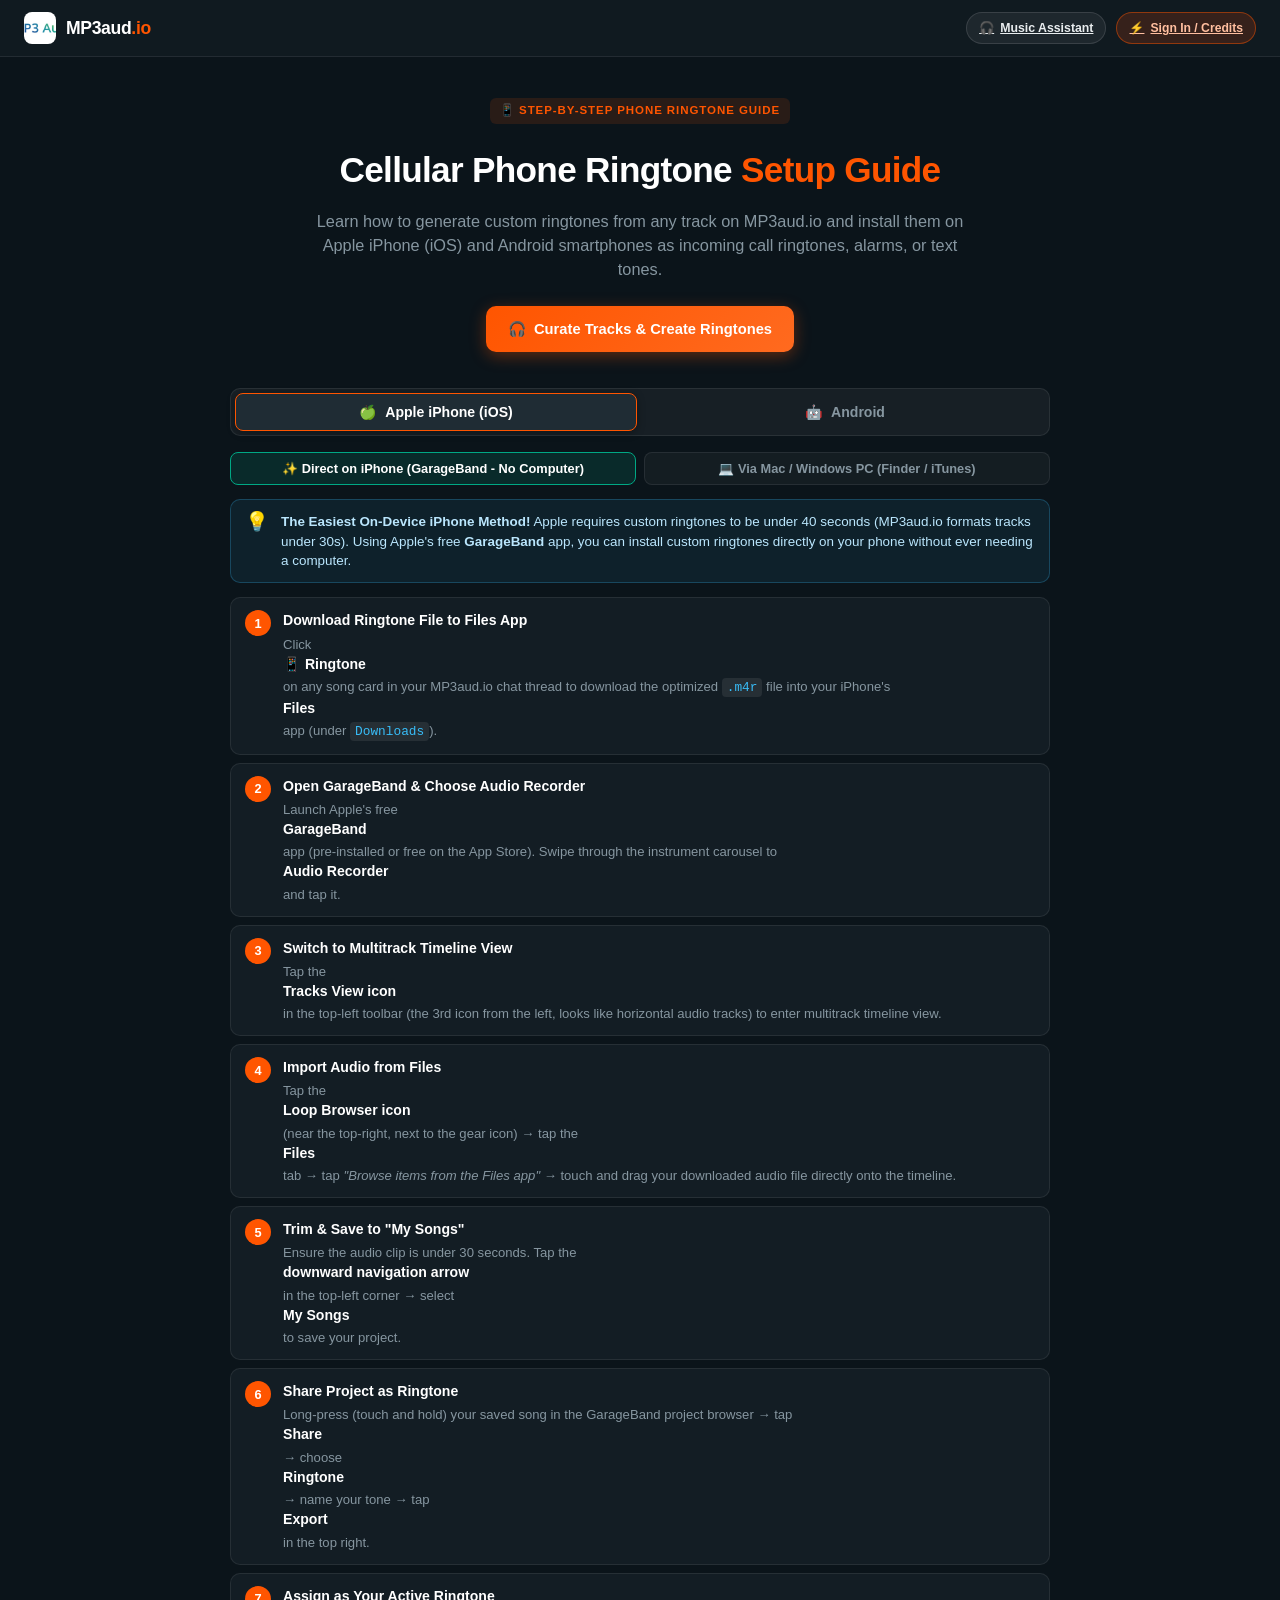
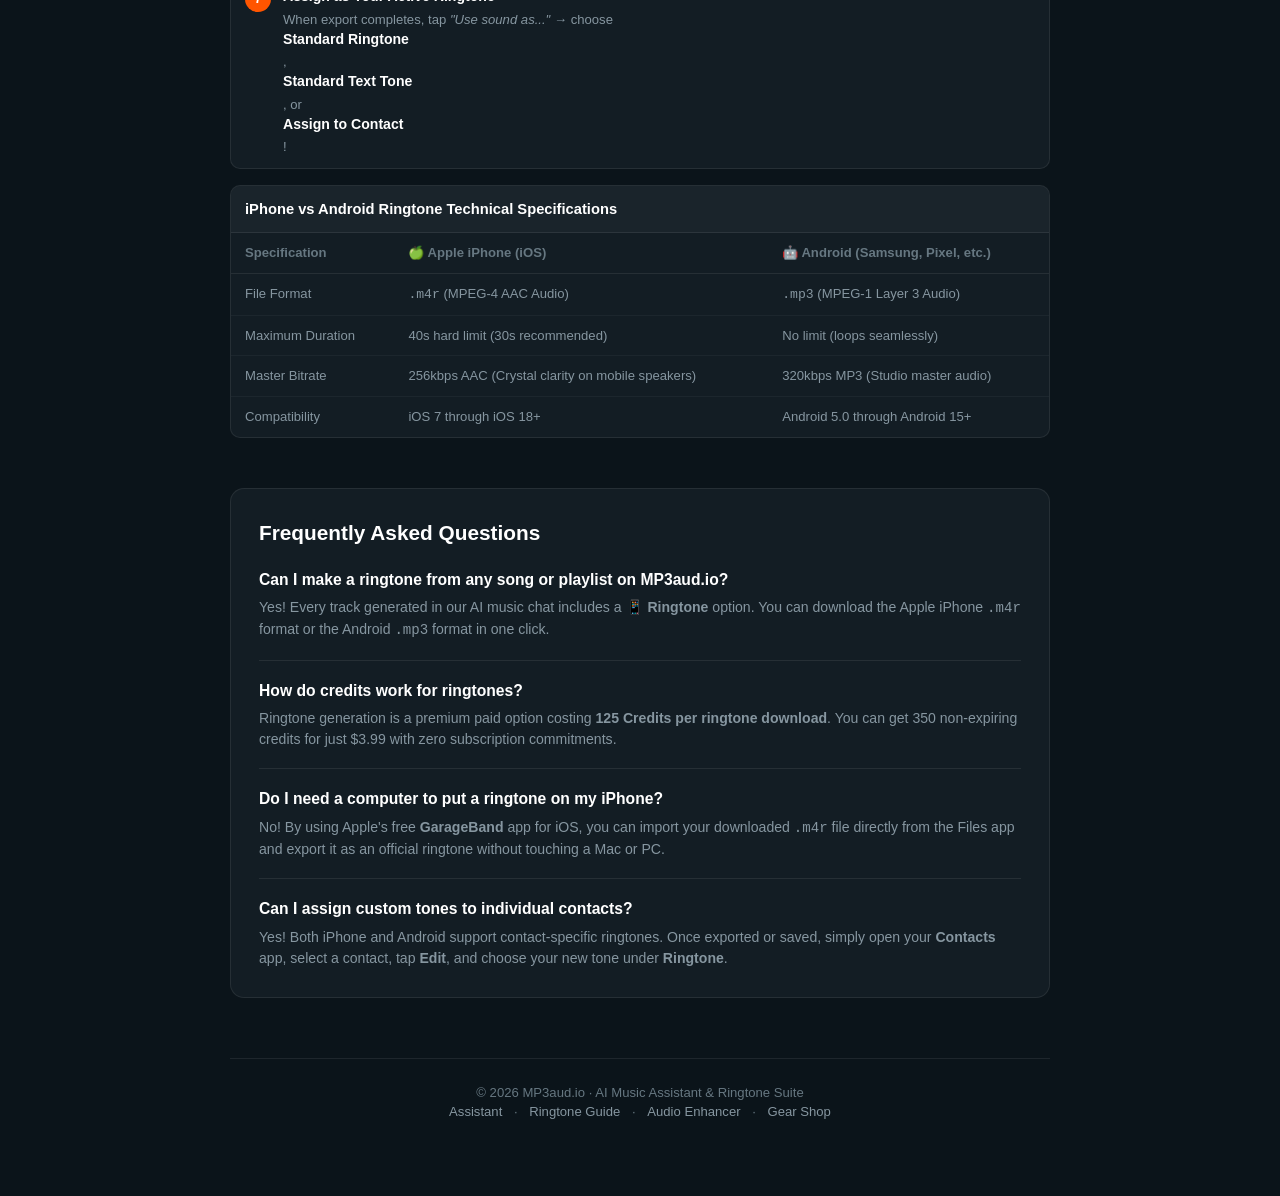
<file: video-to-ringtone.html>
<!DOCTYPE html>
<html lang="en">

<head>
    <meta charset="UTF-8">
    <meta http-equiv="Content-Type" content="text/html; charset=utf-8">
    <meta name="viewport" content="width=device-width, initial-scale=1.0, maximum-scale=1.0, user-scalable=no">

    <title>Cellular Phone Ringtone Installation Guide (iPhone &amp; Android) | MP3aud.io</title>
    <meta name="title" content="Cellular Phone Ringtone Installation Guide (iPhone &amp; Android) | MP3aud.io">
    <meta name="description"
        content="Step-by-step directions to create and install custom cellular phone ringtones from songs and audio tracks on Apple iPhone (iOS) and Android smartphones.">
    <meta name="keywords"
        content="how to set custom ringtone on iphone, garageband ringtone guide, video to ringtone iphone, android mp3 ringtone directions, set mp3 as ringtone, convert video to ringtone, m4r ringtone">
    <meta name="author" content="MP3aud.io">
    <meta name="robots" content="index, follow">
    <link rel="canonical" href="https://mp3aud.io/video-to-ringtone.html">

    <!-- Open Graph / Facebook -->
    <meta property="og:type" content="article">
    <meta property="og:url" content="https://mp3aud.io/video-to-ringtone.html">
    <meta property="og:site_name" content="MP3aud.io">
    <meta property="og:title" content="Cellular Phone Ringtone Installation Guide | MP3aud.io">
    <meta property="og:description"
        content="Step-by-step directions to install custom cellular phone ringtones on iPhone (GarageBand & PC) and Android smartphones.">
    <meta property="og:image" content="https://mp3aud.io/og-image.png">
    <meta property="og:locale" content="en_US">

    <!-- Twitter Card -->
    <meta name="twitter:card" content="summary_large_image">
    <meta name="twitter:title" content="Cellular Phone Ringtone Installation Guide | MP3aud.io">
    <meta name="twitter:description"
        content="Step-by-step directions to install custom cellular phone ringtones on iPhone (GarageBand & PC) and Android smartphones.">
    <meta name="twitter:image" content="https://mp3aud.io/og-image.png">

    <link rel="icon" type="image/png" href="favicon.png">
    <link rel="apple-touch-icon" href="favicon.png">
    <meta name="theme-color" content="#0b141a">

    <link rel="preconnect" href="https://www.googletagmanager.com">
    <script async src="https://www.googletagmanager.com/gtag/js?id=G-VGVP90K1M4"></script>
    <script>
        window.dataLayer = window.dataLayer || [];
        function gtag() { dataLayer.push(arguments); }
        gtag('js', new Date());
        gtag('config', 'G-VGVP90K1M4');
    </script>

    <link rel="stylesheet" href="style.css?v=20261112_01">

    <!-- Schema.org JSON-LD Structured Data: HowTo + FAQ -->
    <script type="application/ld+json">
    {
      "@context": "https://schema.org",
      "@type": "HowTo",
      "name": "How to Set a Custom Ringtone on iPhone and Android",
      "description": "Step-by-step directions to install custom phone ringtones from audio files on Apple iOS and Android smartphones.",
      "totalTime": "PT3M",
      "step": [
        {
          "@type": "HowToStep",
          "name": "Create Ringtone on MP3aud.io",
          "text": "Open MP3aud.io and tap '📱 Ringtone' on any generated song to download an iPhone (.M4R) or Android (.MP3) ringtone file.",
          "url": "https://mp3aud.io/",
          "position": 1
        },
        {
          "@type": "HowToStep",
          "name": "Install on iPhone via GarageBand",
          "text": "Save the audio to Files, import into Apple GarageBand Audio Recorder timeline, and export as Ringtone.",
          "position": 2
        },
        {
          "@type": "HowToStep",
          "name": "Install on Android via Settings",
          "text": "Download the MP3 to phone, go to Settings > Sound & vibration > Phone ringtone, and tap + to add your sound.",
          "position": 3
        }
      ]
    }
    </script>

    <style>
        body.guide-page-body {
            background-color: var(--bg-app);
            color: var(--text-primary);
            font-family: -apple-system, BlinkMacSystemFont, "Segoe UI", Roboto, Helvetica, Arial, sans-serif;
            min-height: 100vh;
            overflow-y: auto;
            line-height: 1.5;
        }

        .guide-topbar {
            position: sticky;
            top: 0;
            z-index: 50;
            background: rgba(17, 27, 33, 0.95);
            backdrop-filter: blur(12px);
            border-bottom: 1px solid var(--border-subtle);
            padding: 12px 24px;
            display: flex;
            align-items: center;
            justify-content: space-between;
            gap: 16px;
        }

        .guide-brand-wrap {
            display: flex;
            align-items: center;
            gap: 10px;
            text-decoration: none;
            color: #ffffff;
        }

        .guide-brand-logo {
            width: 32px;
            height: 32px;
            border-radius: 8px;
            object-fit: cover;
        }

        .guide-brand-title {
            font-size: 1.1rem;
            font-weight: 800;
            letter-spacing: -0.02em;
        }

        .guide-brand-title .accent {
            color: var(--brand-orange);
        }

        .guide-nav-actions {
            display: flex;
            align-items: center;
            gap: 10px;
        }

        .guide-container {
            max-width: 860px;
            margin: 0 auto;
            padding: 40px 20px 80px 20px;
        }

        .guide-hero {
            text-align: center;
            margin-bottom: 36px;
        }

        .guide-hero h1 {
            font-size: 2.2rem;
            font-weight: 800;
            letter-spacing: -0.02em;
            margin: 12px 0;
            color: #ffffff;
        }

        .guide-hero h1 .accent {
            color: var(--brand-orange);
        }

        .guide-hero p {
            font-size: 1.02rem;
            color: var(--text-secondary);
            max-width: 680px;
            margin: 0 auto 24px auto;
        }

        .guide-hero-cta {
            display: flex;
            justify-content: center;
            gap: 12px;
            flex-wrap: wrap;
        }

        .btn-cta-primary {
            display: inline-flex;
            align-items: center;
            gap: 8px;
            background: linear-gradient(135deg, #ff5500 0%, #ff6a1f 100%);
            color: #ffffff;
            font-weight: 700;
            font-size: 0.92rem;
            padding: 12px 22px;
            border-radius: 10px;
            text-decoration: none;
            box-shadow: 0 4px 16px rgba(255, 85, 0, 0.35);
            transition: all 0.18s ease;
        }

        .btn-cta-primary:hover {
            transform: translateY(-2px);
            box-shadow: 0 6px 20px rgba(255, 85, 0, 0.45);
        }

        .guide-faq-section {
            margin-top: 50px;
            background: var(--bg-track-card);
            border: 1px solid var(--border-subtle);
            border-radius: 14px;
            padding: 28px;
        }

        .guide-faq-section h3 {
            font-size: 1.3rem;
            font-weight: 800;
            color: #ffffff;
            margin-bottom: 20px;
        }

        .faq-item {
            margin-bottom: 18px;
            padding-bottom: 18px;
            border-bottom: 1px solid var(--border-subtle);
        }

        .faq-item:last-child {
            margin-bottom: 0;
            padding-bottom: 0;
            border-bottom: none;
        }

        .faq-item h4 {
            font-size: 0.98rem;
            font-weight: 700;
            color: #ffffff;
            margin-bottom: 6px;
        }

        .faq-item p {
            font-size: 0.88rem;
            color: var(--text-secondary);
            line-height: 1.5;
            margin: 0;
        }

        .guide-footer {
            margin-top: 60px;
            text-align: center;
            font-size: 0.82rem;
            color: var(--text-muted);
            border-top: 1px solid var(--border-subtle);
            padding-top: 24px;
        }

        .guide-footer a {
            color: var(--text-secondary);
            text-decoration: none;
            margin: 0 8px;
        }

        .guide-footer a:hover {
            color: var(--brand-orange);
        }
    </style>
</head>

<body class="guide-page-body">
    <!-- Fixed Top Navigation Bar -->
    <header class="guide-topbar">
        <a href="index.html" class="guide-brand-wrap" title="Back to MP3aud.io Assistant">
            <img src="logo.webp" alt="MP3aud.io Logo" class="guide-brand-logo">
            <span class="guide-brand-title">MP3aud<span class="accent">.io</span></span>
        </a>

        <nav class="guide-nav-actions" aria-label="Ringtone Guide Actions">
            <a href="index.html" class="header-action-pill" title="Return to Music Assistant">
                <span>🎧</span>
                <span>Music Assistant</span>
            </a>
            <a href="index.html" class="header-account-btn" title="Sign In or Buy Credits">
                <span>⚡</span>
                <span>Sign In / Credits</span>
            </a>
        </nav>
    </header>

    <main class="guide-container">
        <!-- Hero Section -->
        <header class="guide-hero">
            <span class="rt-modal-eyebrow">📱 STEP-BY-STEP PHONE RINGTONE GUIDE</span>
            <h1>Cellular Phone Ringtone <span class="accent">Setup Guide</span></h1>
            <p>
                Learn how to generate custom ringtones from any track on MP3aud.io and install them on Apple iPhone
                (iOS) and Android smartphones as incoming call ringtones, alarms, or text tones.
            </p>
            <div class="guide-hero-cta">
                <a href="index.html" class="btn-cta-primary">
                    <span>🎧</span>
                    <span>Curate Tracks &amp; Create Ringtones</span>
                </a>
            </div>
        </header>

        <!-- Interactive Setup Guide Section -->
        <section aria-label="Step-by-Step Installation Directions">
            <!-- Platform Switcher Tabs -->
            <div class="rt-platform-tabs" role="tablist">
                <button type="button" class="rt-platform-tab active" id="rtTabIosPage" role="tab" aria-selected="true"
                    onclick="switchGuidePlatform('ios')">
                    <span class="rt-tab-ico">🍏</span>
                    <span>Apple iPhone (iOS)</span>
                </button>
                <button type="button" class="rt-platform-tab" id="rtTabAndroidPage" role="tab" aria-selected="false"
                    onclick="switchGuidePlatform('android')">
                    <span class="rt-tab-ico">🤖</span>
                    <span>Android</span>
                </button>
            </div>

            <!-- iOS Guide Panel -->
            <div id="rtGuidePanelIos" class="rt-panel active">
                <div class="rt-method-switch">
                    <button type="button" class="rt-method-btn active" id="rtBtnGbPage"
                        onclick="switchGuideIosMethod('gb')">
                        <span>✨ Direct on iPhone (GarageBand - No Computer)</span>
                    </button>
                    <button type="button" class="rt-method-btn" id="rtBtnPcPage" onclick="switchGuideIosMethod('pc')">
                        <span>💻 Via Mac / Windows PC (Finder / iTunes)</span>
                    </button>
                </div>

                <!-- GarageBand View -->
                <div id="rtGuideViewGb" class="rt-method-view active">
                    <div class="rt-alert-banner">
                        <span class="rt-alert-icon">💡</span>
                        <p><strong>The Easiest On-Device iPhone Method!</strong> Apple requires custom ringtones to be
                            under 40 seconds (MP3aud.io formats tracks under 30s). Using Apple's free
                            <strong>GarageBand</strong> app, you can install custom ringtones directly on your phone
                            without ever needing a computer.</p>
                    </div>

                    <div class="rt-steps-list">
                        <div class="rt-step-card">
                            <div class="rt-step-badge">1</div>
                            <div class="rt-step-body">
                                <strong>Download Ringtone File to Files App</strong>
                                <p>Click <strong>📱 Ringtone</strong> on any song card in your MP3aud.io chat thread to
                                    download the optimized <code>.m4r</code> file into your iPhone's
                                    <strong>Files</strong> app (under <code>Downloads</code>).</p>
                            </div>
                        </div>
                        <div class="rt-step-card">
                            <div class="rt-step-badge">2</div>
                            <div class="rt-step-body">
                                <strong>Open GarageBand &amp; Choose Audio Recorder</strong>
                                <p>Launch Apple's free <strong>GarageBand</strong> app (pre-installed or free on the App
                                    Store). Swipe through the instrument carousel to <strong>Audio Recorder</strong> and
                                    tap it.</p>
                            </div>
                        </div>
                        <div class="rt-step-card">
                            <div class="rt-step-badge">3</div>
                            <div class="rt-step-body">
                                <strong>Switch to Multitrack Timeline View</strong>
                                <p>Tap the <strong>Tracks View icon</strong> in the top-left toolbar (the 3rd icon from
                                    the left, looks like horizontal audio tracks) to enter multitrack timeline view.</p>
                            </div>
                        </div>
                        <div class="rt-step-card">
                            <div class="rt-step-badge">4</div>
                            <div class="rt-step-body">
                                <strong>Import Audio from Files</strong>
                                <p>Tap the <strong>Loop Browser icon</strong> (near the top-right, next to the gear
                                    icon) &rarr; tap the <strong>Files</strong> tab &rarr; tap <em>"Browse items from
                                        the Files app"</em> &rarr; touch and drag your downloaded audio file directly
                                    onto the timeline.</p>
                            </div>
                        </div>
                        <div class="rt-step-card">
                            <div class="rt-step-badge">5</div>
                            <div class="rt-step-body">
                                <strong>Trim &amp; Save to "My Songs"</strong>
                                <p>Ensure the audio clip is under 30 seconds. Tap the <strong>downward navigation
                                        arrow</strong> in the top-left corner &rarr; select <strong>My Songs</strong> to
                                    save your project.</p>
                            </div>
                        </div>
                        <div class="rt-step-card">
                            <div class="rt-step-badge">6</div>
                            <div class="rt-step-body">
                                <strong>Share Project as Ringtone</strong>
                                <p>Long-press (touch and hold) your saved song in the GarageBand project browser &rarr;
                                    tap <strong>Share</strong> &rarr; choose <strong>Ringtone</strong> &rarr; name your
                                    tone &rarr; tap <strong>Export</strong> in the top right.</p>
                            </div>
                        </div>
                        <div class="rt-step-card">
                            <div class="rt-step-badge">7</div>
                            <div class="rt-step-body">
                                <strong>Assign as Your Active Ringtone</strong>
                                <p>When export completes, tap <em>"Use sound as..."</em> &rarr; choose <strong>Standard
                                        Ringtone</strong>, <strong>Standard Text Tone</strong>, or <strong>Assign to
                                        Contact</strong>!</p>
                            </div>
                        </div>
                    </div>
                </div>

                <!-- PC / Mac View -->
                <div id="rtGuideViewPc" class="rt-method-view">
                    <div class="rt-alert-banner">
                        <span class="rt-alert-icon">💻</span>
                        <p><strong>Fast Desktop Syncing:</strong> If you use a computer to back up or sync your phone,
                            you can transfer your <code>.m4r</code> ringtone in seconds via Finder or iTunes.</p>
                    </div>

                    <div class="rt-steps-list">
                        <div class="rt-step-card">
                            <div class="rt-step-badge">1</div>
                            <div class="rt-step-body">
                                <strong>Download the .M4R File to Your Computer</strong>
                                <p>Download your custom <code>.m4r</code> ringtone file from MP3aud.io to your Mac or
                                    Windows PC.</p>
                            </div>
                        </div>
                        <div class="rt-step-card">
                            <div class="rt-step-badge">2</div>
                            <div class="rt-step-body">
                                <strong>Connect iPhone via USB Cable</strong>
                                <p>Plug your iPhone into your computer using a Lightning or USB-C cable and unlock your
                                    screen.</p>
                            </div>
                        </div>
                        <div class="rt-step-card">
                            <div class="rt-step-badge">3</div>
                            <div class="rt-step-body">
                                <strong>Open Finder (Mac) or iTunes (Windows)</strong>
                                <p><strong>On macOS:</strong> Open <strong>Finder</strong> and click your iPhone under
                                    Locations.<br><strong>On Windows:</strong> Open <strong>iTunes</strong> and click
                                    the small phone device icon.</p>
                            </div>
                        </div>
                        <div class="rt-step-card">
                            <div class="rt-step-badge">4</div>
                            <div class="rt-step-body">
                                <strong>Drag &amp; Drop the .M4R Ringtone</strong>
                                <p>Drag and drop the <code>.m4r</code> file directly onto your iPhone window in Finder,
                                    or onto the <strong>Tones</strong> section under your device in iTunes.</p>
                            </div>
                        </div>
                        <div class="rt-step-card">
                            <div class="rt-step-badge">5</div>
                            <div class="rt-step-body">
                                <strong>Activate in iPhone Settings</strong>
                                <p>On your iPhone, go to <strong>Settings</strong> &rarr; <strong>Sounds &amp;
                                        Haptics</strong> &rarr; <strong>Ringtone</strong>. Your new ringtone is at the
                                    top of the list!</p>
                            </div>
                        </div>
                    </div>
                </div>
            </div>

            <!-- Android Guide Panel -->
            <div id="rtGuidePanelAndroid" class="rt-panel">
                <div class="rt-alert-banner">
                    <span class="rt-alert-icon">🤖</span>
                    <p><strong>Native MP3 Support:</strong> Android natively supports custom MP3 files for ringtones,
                        notifications, and alarms without needing any 3rd-party apps or computer syncing.</p>
                </div>

                <div class="rt-steps-list">
                    <div class="rt-step-card">
                        <div class="rt-step-badge">1</div>
                        <div class="rt-step-body">
                            <strong>Download the MP3 Ringtone</strong>
                            <p>Tap <strong>📱 Ringtone</strong> on any song card in MP3aud.io to save the 320kbps MP3
                                directly to your phone's <code>Downloads</code> folder.</p>
                        </div>
                    </div>
                    <div class="rt-step-card">
                        <div class="rt-step-badge">2</div>
                        <div class="rt-step-body">
                            <strong>Open Sound &amp; Vibration Settings</strong>
                            <p>Open your Android phone's <strong>Settings</strong> app &rarr; tap <strong>Sound &amp;
                                    vibration</strong> (or <em>Sounds and vibration</em> on Samsung Galaxy).</p>
                        </div>
                    </div>
                    <div class="rt-step-card">
                        <div class="rt-step-badge">3</div>
                        <div class="rt-step-body">
                            <strong>Tap Phone Ringtone</strong>
                            <p>Select <strong>Phone ringtone</strong> (or SIM 1 / SIM 2 if you use a dual-SIM setup).
                            </p>
                        </div>
                    </div>
                    <div class="rt-step-card">
                        <div class="rt-step-badge">4</div>
                        <div class="rt-step-body">
                            <strong>Tap the Plus (+) / Add Ringtone Button</strong>
                            <p><strong>On Samsung Galaxy:</strong> Tap the <strong>+</strong> button in the top-right
                                corner.<br><strong>On Google Pixel / Motorola / OnePlus:</strong> Tap <strong>My
                                    Sounds</strong> &rarr; tap <strong>+ Add Ringtone</strong>.</p>
                        </div>
                    </div>
                    <div class="rt-step-card">
                        <div class="rt-step-badge">5</div>
                        <div class="rt-step-body">
                            <strong>Select Your Audio Track &amp; Tap Done</strong>
                            <p>Choose your downloaded MP3 file from your audio picker and tap <strong>Done</strong>.
                                Your new custom ringtone is active immediately!</p>
                        </div>
                    </div>
                </div>
            </div>

            <!-- Technical Format Specs Table -->
            <div class="rt-specs-box">
                <h4>iPhone vs Android Ringtone Technical Specifications</h4>
                <table class="rt-specs-table">
                    <thead>
                        <tr>
                            <th>Specification</th>
                            <th>🍏 Apple iPhone (iOS)</th>
                            <th>🤖 Android (Samsung, Pixel, etc.)</th>
                        </tr>
                    </thead>
                    <tbody>
                        <tr>
                            <td>File Format</td>
                            <td><code>.m4r</code> (MPEG-4 AAC Audio)</td>
                            <td><code>.mp3</code> (MPEG-1 Layer 3 Audio)</td>
                        </tr>
                        <tr>
                            <td>Maximum Duration</td>
                            <td>40s hard limit (30s recommended)</td>
                            <td>No limit (loops seamlessly)</td>
                        </tr>
                        <tr>
                            <td>Master Bitrate</td>
                            <td>256kbps AAC (Crystal clarity on mobile speakers)</td>
                            <td>320kbps MP3 (Studio master audio)</td>
                        </tr>
                        <tr>
                            <td>Compatibility</td>
                            <td>iOS 7 through iOS 18+</td>
                            <td>Android 5.0 through Android 15+</td>
                        </tr>
                    </tbody>
                </table>
            </div>
        </section>

        <!-- FAQs Section -->
        <section class="guide-faq-section" aria-label="Ringtone Frequently Asked Questions">
            <h3>Frequently Asked Questions</h3>
            <div class="faq-item">
                <h4>Can I make a ringtone from any song or playlist on MP3aud.io?</h4>
                <p>Yes! Every track generated in our AI music chat includes a <strong>📱 Ringtone</strong> option. You
                    can download the Apple iPhone <code>.m4r</code> format or the Android <code>.mp3</code> format in
                    one click.</p>
            </div>
            <div class="faq-item">
                <h4>How do credits work for ringtones?</h4>
                <p>Ringtone generation is a premium paid option costing <strong>125 Credits per ringtone download</strong>. You can get
                    350 non-expiring credits for just $3.99 with zero subscription
                    commitments.</p>
            </div>
            <div class="faq-item">
                <h4>Do I need a computer to put a ringtone on my iPhone?</h4>
                <p>No! By using Apple's free <strong>GarageBand</strong> app for iOS, you can import your downloaded
                    <code>.m4r</code> file directly from the Files app and export it as an official ringtone without
                    touching a Mac or PC.</p>
            </div>
            <div class="faq-item">
                <h4>Can I assign custom tones to individual contacts?</h4>
                <p>Yes! Both iPhone and Android support contact-specific ringtones. Once exported or saved, simply open
                    your <strong>Contacts</strong> app, select a contact, tap <strong>Edit</strong>, and choose your new
                    tone under <strong>Ringtone</strong>.</p>
            </div>
        </section>

        <footer class="guide-footer">
            <p>&copy; 2026 MP3aud.io &middot; AI Music Assistant &amp; Ringtone Suite</p>
            <p>
                <a href="index.html">Assistant</a> &middot;
                <a href="video-to-ringtone.html">Ringtone Guide</a> &middot;
                <a href="ai-audio-enhancer.html">Audio Enhancer</a> &middot;
                <a href="shop.html">Gear Shop</a>
            </p>
        </footer>
    </main>

    <script>
        function switchGuidePlatform(platform) {
            const tabIos = document.getElementById('rtTabIosPage') || document.getElementById('rtTabIosModal');
            const tabAndroid = document.getElementById('rtTabAndroidPage') || document.getElementById('rtTabAndroidModal');
            const panelIos = document.getElementById('rtGuidePanelIos');
            const panelAndroid = document.getElementById('rtGuidePanelAndroid');

            if (platform === 'ios') {
                if (tabIos) { tabIos.classList.add('active'); tabIos.setAttribute('aria-selected', 'true'); }
                if (tabAndroid) { tabAndroid.classList.remove('active'); tabAndroid.setAttribute('aria-selected', 'false'); }
                if (panelIos) panelIos.classList.add('active');
                if (panelAndroid) panelAndroid.classList.remove('active');
            } else {
                if (tabAndroid) { tabAndroid.classList.add('active'); tabAndroid.setAttribute('aria-selected', 'true'); }
                if (tabIos) { tabIos.classList.remove('active'); tabIos.setAttribute('aria-selected', 'false'); }
                if (panelAndroid) panelAndroid.classList.add('active');
                if (panelIos) panelIos.classList.remove('active');
            }
        }

        function switchGuideIosMethod(method) {
            const btnGb = document.getElementById('rtBtnGbPage') || document.getElementById('rtBtnGbModal');
            const btnPc = document.getElementById('rtBtnPcPage') || document.getElementById('rtBtnPcModal');
            const viewGb = document.getElementById('rtGuideViewGb');
            const viewPc = document.getElementById('rtGuideViewPc');

            if (method === 'gb') {
                if (btnGb) btnGb.classList.add('active');
                if (btnPc) btnPc.classList.remove('active');
                if (viewGb) viewGb.classList.add('active');
                if (viewPc) viewPc.classList.remove('active');
            } else {
                if (btnPc) btnPc.classList.add('active');
                if (btnGb) btnGb.classList.remove('active');
                if (viewPc) viewPc.classList.add('active');
                if (viewGb) viewGb.classList.remove('active');
            }
        }
    </script>
</body>

</html>
</file>
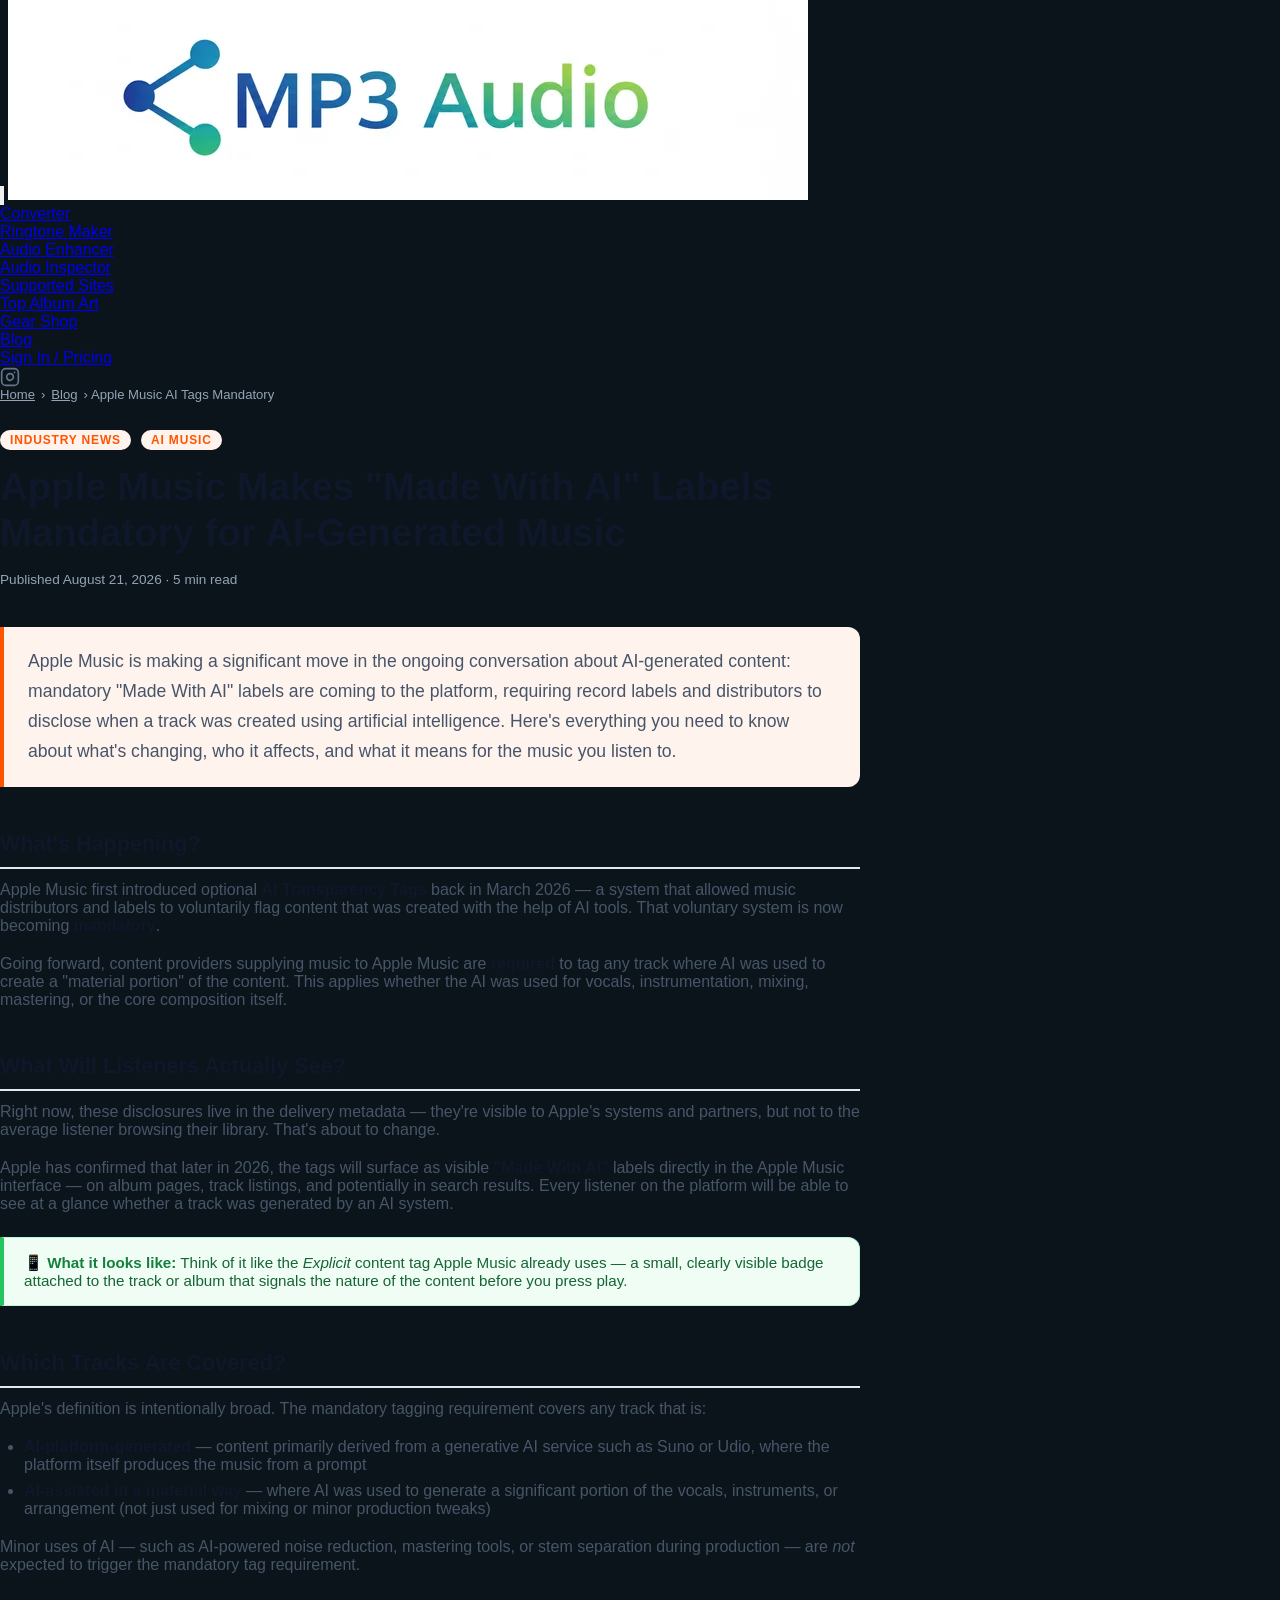
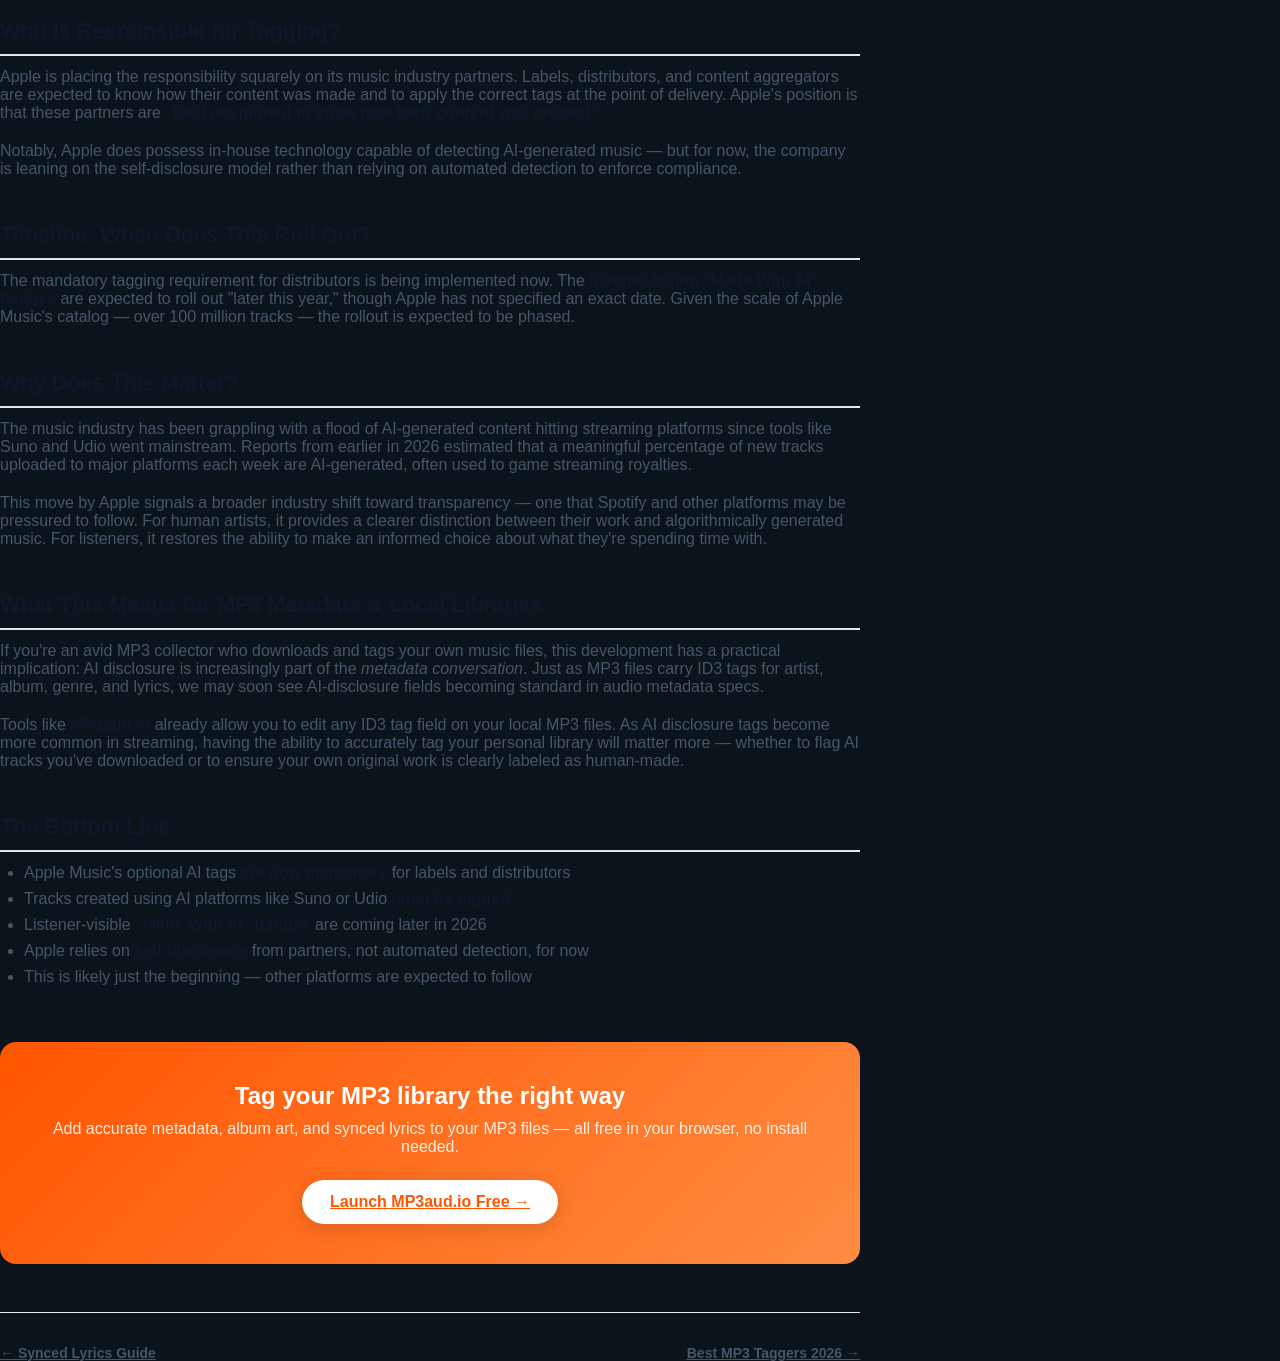
<file: blog/apple-music-ai-tags-mandatory-2026.html>
<!DOCTYPE html>
<html lang="en">
<head>
    <meta charset="UTF-8">
    <meta name="viewport" content="width=device-width, initial-scale=1.0">
    <title>Apple Music Makes "Made With AI" Labels Mandatory for AI-Generated Music | MP3aud.io</title>
    <meta name="description" content="Apple Music is rolling out mandatory 'Made With AI' labels for AI-generated tracks on its platform. Here's what it means for artists, labels, and music fans.">
    <meta name="keywords" content="Apple Music AI label, made with AI tag, apple music ai generated music, ai music disclosure, ai transparency tags apple, apple music 2026, ai music label requirement">
    <meta name="author" content="MP3aud.io">
    <meta name="robots" content="index, follow">
    <link rel="canonical" href="https://mp3aud.io/blog/apple-music-ai-tags-mandatory-2026.html">
    <meta property="og:title" content="Apple Music Makes 'Made With AI' Labels Mandatory for AI-Generated Music">
    <meta property="og:description" content="Apple Music is rolling out mandatory 'Made With AI' labels for AI-generated tracks. Here's what it means for artists, labels, and music fans.">
    <meta property="og:url" content="https://mp3aud.io/blog/apple-music-ai-tags-mandatory-2026.html">
    <meta property="og:type" content="article">
    <meta property="og:image" content="https://mp3aud.io/og-image.jpg">
    <link rel="icon" type="image/png" href="../favicon.png">
    <meta name="theme-color" content="#FF5500">
    <link rel="stylesheet" href="../style.css">
    <link rel="stylesheet" href="blog.css">

    <script type="application/ld+json">
    {
      "@context": "https://schema.org",
      "@type": "Article",
      "headline": "Apple Music Makes 'Made With AI' Labels Mandatory for AI-Generated Music",
      "author": { "@type": "Organization", "name": "MP3aud.io" },
      "publisher": { "@type": "Organization", "name": "MP3aud.io", "url": "https://mp3aud.io" },
      "datePublished": "2026-08-21",
      "dateModified": "2026-08-21",
      "url": "https://mp3aud.io/blog/apple-music-ai-tags-mandatory-2026.html",
      "description": "Apple Music is rolling out mandatory 'Made With AI' labels for AI-generated tracks on its platform. Here's what it means for artists, labels, and music fans."
    }
    </script>
</head>
<body>
    <header class="app-header">
        <div class="header-container">
            <div class="header-brand">
                <button class="menu-toggle" aria-label="Toggle Navigation">
                    <svg viewBox="0 0 24 24" fill="none" stroke="currentColor" stroke-width="2" stroke-linecap="round" stroke-linejoin="round">
                        <line x1="3" y1="12" x2="21" y2="12"></line>
                        <line x1="3" y1="6" x2="21" y2="6"></line>
                        <line x1="3" y1="18" x2="21" y2="18"></line>
                    </svg>
                </button>
                <a href="../index.html" class="header-brand">
                    <img src="../logo.webp" alt="MP3aud.io Logo" class="header-logo">
                </a>
            </div>
            <nav class="header-nav" aria-label="Main Navigation">
                <ul class="header-nav-list">
                    <li><a href="../index.html" class="header-nav-link">Converter</a></li>
                    <li><a href="../video-to-ringtone.html" class="header-nav-link">Ringtone Maker</a></li>
                    <li><a href="../ai-audio-enhancer.html" class="header-nav-link">Audio Enhancer</a></li>
                    <li><a href="../audio-inspector.html" class="header-nav-link">Audio Inspector</a></li>
                    <li><a href="../supported-sites.html" class="header-nav-link">Supported Sites</a></li>
                    <li><a href="../top-album-art.html" class="header-nav-link">Top Album Art</a></li>
                    <li><a href="../shop.html" class="header-nav-link">Gear Shop</a></li>
                    <li><a href="index.html" class="header-nav-link active">Blog</a></li>
                </ul>
            </nav>
            <div class="header-actions">
                <a href="../index.html#accountSection" id="headerLoginLink" class="header-auth-link">Sign In / Pricing</a>
                <div id="headerUserNav" class="header-user-badge hidden">
                    <a href="../index.html#accountSection" class="header-credit-chip" title="View credits &amp; account">
                        <span class="header-credit-icon">⚡</span>
                        <span class="header-credit-text"><strong id="headerPaidCreditsDisplay">0</strong> Credits</span>
                    </a>
                    <button id="headerLogoutBtn" class="header-logout-chip" title="Sign Out">Log Out</button>
                </div>
                <a href="https://www.instagram.com/mp3aud.io?igsh=ZXljNzMxaGtqdWwz&utm_source=qr" target="_blank"
                    aria-label="Follow us on Instagram"
                    style="color: #64748b; display: flex; align-items: center; transition: color 0.2s;">
                    <svg viewBox="0 0 24 24" width="20" height="20" fill="none" stroke="currentColor" stroke-width="2" stroke-linecap="round" stroke-linejoin="round">
                        <rect x="2" y="2" width="20" height="20" rx="5" ry="5"></rect>
                        <path d="M16 11.37A4 4 0 1 1 12.63 8 4 4 0 0 1 16 11.37z"></path>
                        <line x1="17.5" y1="6.5" x2="17.51" y2="6.5"></line>
                    </svg>
                </a>
            </div>
        </div>
    </header>

    <main class="main-content">
        <div class="content-container">
            <article class="page-card article-card">
                <div class="article-breadcrumb">
                    <a href="https://mp3aud.io/">Home</a> › <a href="/blog/">Blog</a> › Apple Music AI Tags Mandatory
                </div>

                <header class="article-header">
                    <div class="article-cats">
                        <span class="article-cat">Industry News</span>
                        <span class="article-cat">AI Music</span>
                    </div>
                    <h1>Apple Music Makes "Made With AI" Labels Mandatory for AI-Generated Music</h1>
                    <p class="article-meta">Published August 21, 2026 · 5 min read</p>
                </header>

                <div class="article-intro">
                    Apple Music is making a significant move in the ongoing conversation about AI-generated content: mandatory "Made With AI" labels are coming to the platform, requiring record labels and distributors to disclose when a track was created using artificial intelligence. Here's everything you need to know about what's changing, who it affects, and what it means for the music you listen to.
                </div>

                <div class="article-body">

                    <h2>What's Happening?</h2>
                    <p>Apple Music first introduced optional <strong>AI Transparency Tags</strong> back in March 2026 — a system that allowed music distributors and labels to voluntarily flag content that was created with the help of AI tools. That voluntary system is now becoming <strong>mandatory</strong>.</p>
                    <p>Going forward, content providers supplying music to Apple Music are <strong>required</strong> to tag any track where AI was used to create a "material portion" of the content. This applies whether the AI was used for vocals, instrumentation, mixing, mastering, or the core composition itself.</p>

                    <h2>What Will Listeners Actually See?</h2>
                    <p>Right now, these disclosures live in the delivery metadata — they're visible to Apple's systems and partners, but not to the average listener browsing their library. That's about to change.</p>
                    <p>Apple has confirmed that later in 2026, the tags will surface as visible <strong>"Made With AI"</strong> labels directly in the Apple Music interface — on album pages, track listings, and potentially in search results. Every listener on the platform will be able to see at a glance whether a track was generated by an AI system.</p>

                    <div class="tip-box">
                        <strong>📱 What it looks like:</strong> Think of it like the <em>Explicit</em> content tag Apple Music already uses — a small, clearly visible badge attached to the track or album that signals the nature of the content before you press play.
                    </div>

                    <h2>Which Tracks Are Covered?</h2>
                    <p>Apple's definition is intentionally broad. The mandatory tagging requirement covers any track that is:</p>
                    <ul>
                        <li><strong>AI-platform-generated</strong> — content primarily derived from a generative AI service such as Suno or Udio, where the platform itself produces the music from a prompt</li>
                        <li><strong>AI-assisted in a material way</strong> — where AI was used to generate a significant portion of the vocals, instruments, or arrangement (not just used for mixing or minor production tweaks)</li>
                    </ul>
                    <p>Minor uses of AI — such as AI-powered noise reduction, mastering tools, or stem separation during production — are <em>not</em> expected to trigger the mandatory tag requirement.</p>

                    <h2>Who Is Responsible for Tagging?</h2>
                    <p>Apple is placing the responsibility squarely on its music industry partners. Labels, distributors, and content aggregators are expected to know how their content was made and to apply the correct tags at the point of delivery. Apple's position is that these partners are <strong>"best positioned to know how their content was created."</strong></p>
                    <p>Notably, Apple does possess in-house technology capable of detecting AI-generated music — but for now, the company is leaning on the self-disclosure model rather than relying on automated detection to enforce compliance.</p>

                    <h2>Timeline: When Does This Roll Out?</h2>
                    <p>The mandatory tagging requirement for distributors is being implemented now. The <strong>listener-facing "Made With AI" badges</strong> are expected to roll out "later this year," though Apple has not specified an exact date. Given the scale of Apple Music's catalog — over 100 million tracks — the rollout is expected to be phased.</p>

                    <h2>Why Does This Matter?</h2>
                    <p>The music industry has been grappling with a flood of AI-generated content hitting streaming platforms since tools like Suno and Udio went mainstream. Reports from earlier in 2026 estimated that a meaningful percentage of new tracks uploaded to major platforms each week are AI-generated, often used to game streaming royalties.</p>
                    <p>This move by Apple signals a broader industry shift toward transparency — one that Spotify and other platforms may be pressured to follow. For human artists, it provides a clearer distinction between their work and algorithmically generated music. For listeners, it restores the ability to make an informed choice about what they're spending time with.</p>

                    <h2>What This Means for MP3 Metadata &amp; Local Libraries</h2>
                    <p>If you're an avid MP3 collector who downloads and tags your own music files, this development has a practical implication: AI disclosure is increasingly part of the <em>metadata conversation</em>. Just as MP3 files carry ID3 tags for artist, album, genre, and lyrics, we may soon see AI-disclosure fields becoming standard in audio metadata specs.</p>
                    <p>Tools like <strong>MP3aud.io</strong> already allow you to edit any ID3 tag field on your local MP3 files. As AI disclosure tags become more common in streaming, having the ability to accurately tag your personal library will matter more — whether to flag AI tracks you've downloaded or to ensure your own original work is clearly labeled as human-made.</p>

                    <h2>The Bottom Line</h2>
                    <ul>
                        <li>Apple Music's optional AI tags <strong>are now mandatory</strong> for labels and distributors</li>
                        <li>Tracks created using AI platforms like Suno or Udio <strong>must be tagged</strong></li>
                        <li>Listener-visible <strong>"Made With AI" badges</strong> are coming later in 2026</li>
                        <li>Apple relies on <strong>self-disclosure</strong> from partners, not automated detection, for now</li>
                        <li>This is likely just the beginning — other platforms are expected to follow</li>
                    </ul>

                </div>

                <div class="article-cta">
                    <h2>Tag your MP3 library the right way</h2>
                    <p>Add accurate metadata, album art, and synced lyrics to your MP3 files — all free in your browser, no install needed.</p>
                    <a href="https://mp3aud.io/" class="article-cta-btn">Launch MP3aud.io Free →</a>
                </div>

                <nav class="article-nav" aria-label="More articles">
                    <a href="how-to-embed-synced-lyrics-mp3.html">← Synced Lyrics Guide</a>
                    <a href="best-free-mp3-taggers-2026.html">Best MP3 Taggers 2026 →</a>
                </nav>
            </article>
        </div>
    </main>

    <script>
        const menuToggle = document.querySelector('.menu-toggle');
        const headerNav = document.querySelector('.header-nav');
        if (menuToggle && headerNav) {
            menuToggle.addEventListener('click', (e) => {
                e.stopPropagation();
                headerNav.classList.toggle('open');
            });
            document.addEventListener('click', (e) => {
                if (headerNav.classList.contains('open') && !headerNav.contains(e.target) && e.target !== menuToggle) {
                    headerNav.classList.remove('open');
                }
            });
        }
    </script>
    <script src="../auth-nav.js"></script>
</body>
</html>
</file>
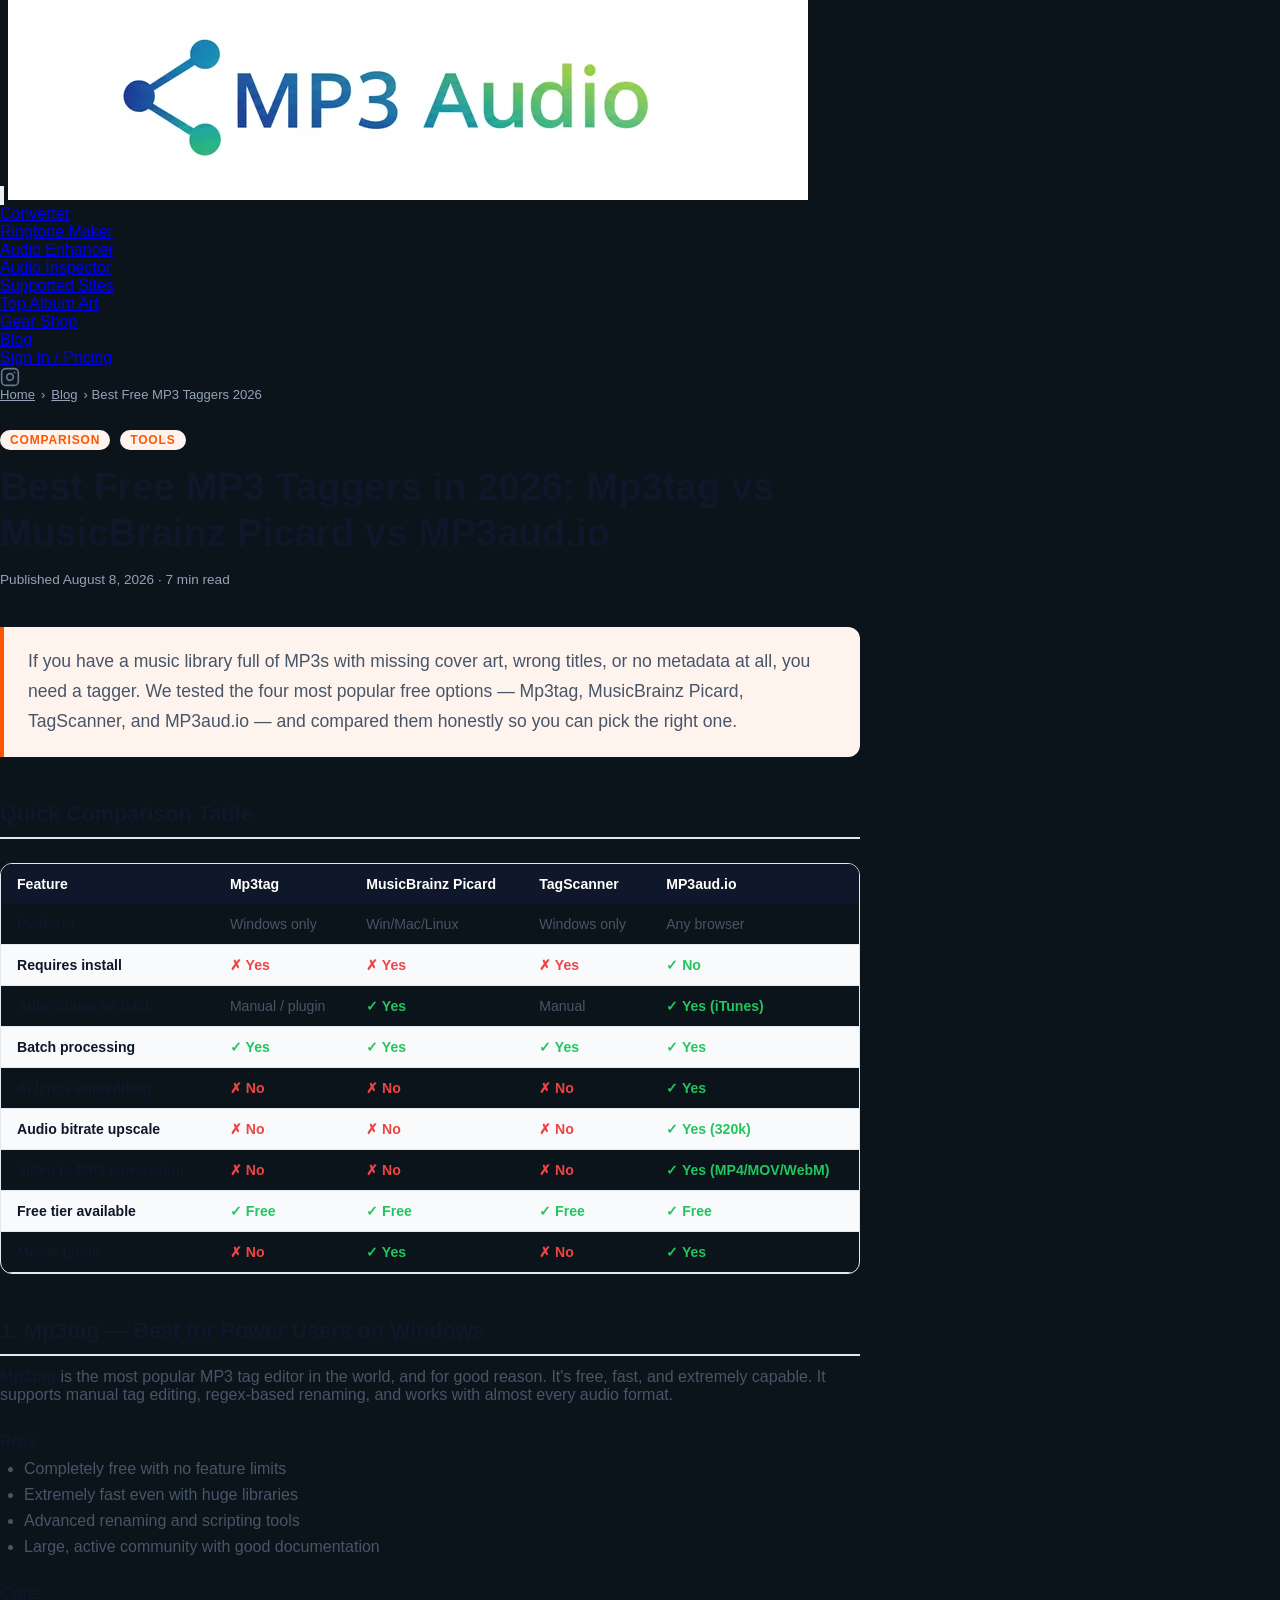
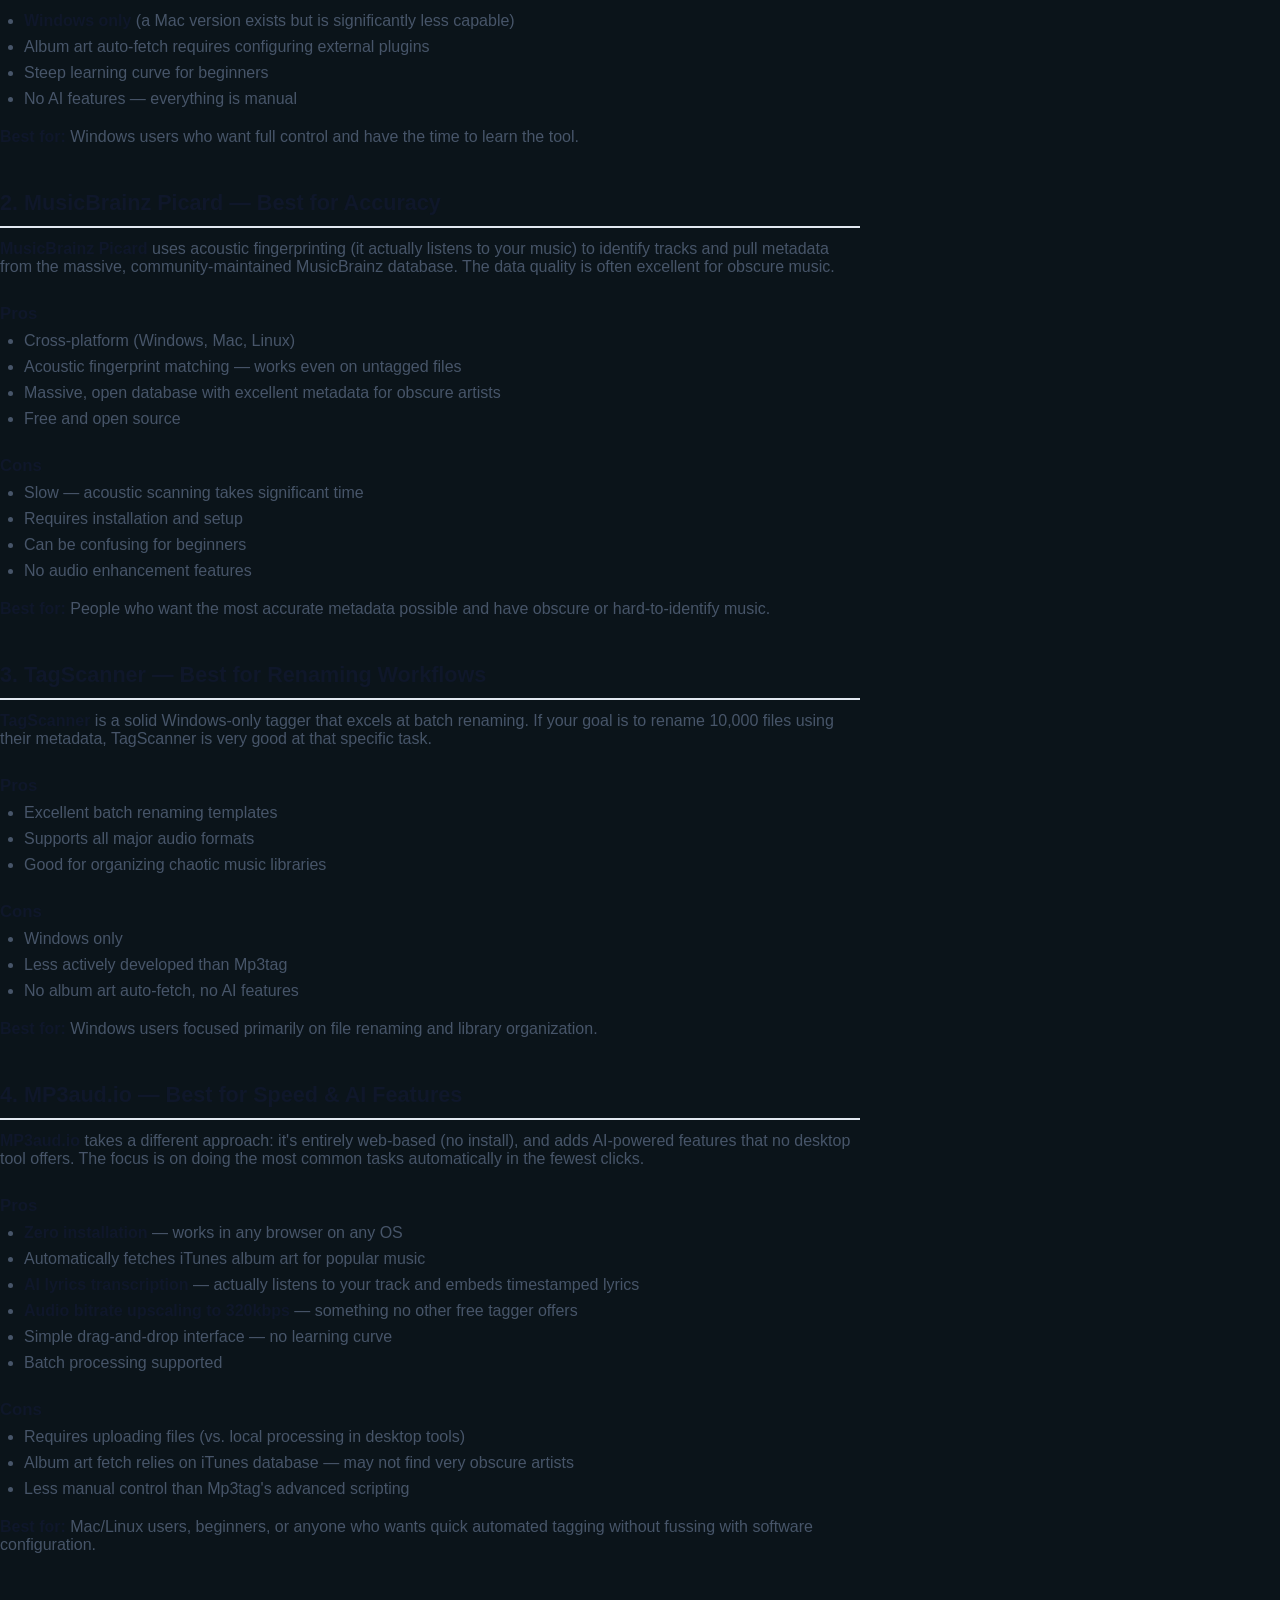
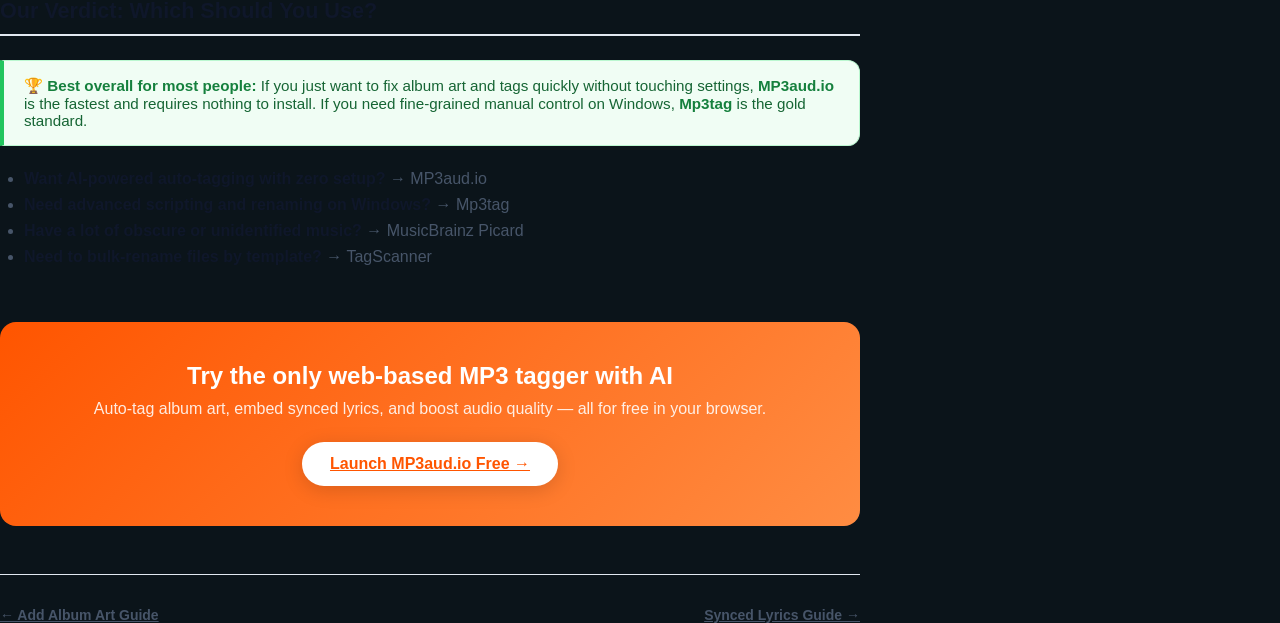
<file: blog/best-free-mp3-taggers-2026.html>
<!DOCTYPE html>
<html lang="en">
<head>
    <meta charset="UTF-8">
    <meta name="viewport" content="width=device-width, initial-scale=1.0">
    <title>Best Free MP3 Taggers in 2026: Mp3tag vs MusicBrainz Picard vs MP3aud.io | MP3aud.io</title>
    <meta name="description" content="We compared the top free MP3 taggers side by side — Mp3tag, MusicBrainz Picard, TagScanner, and MP3aud.io. Find out which is best for your workflow in 2026.">
    <meta name="keywords" content="best free mp3 tagger 2026, mp3tag alternative, musicbrainz picard alternative, mp3 tag editor comparison, free id3 tag editor, online mp3 tagger, mp3tag vs musicbrainz, web based mp3 tagger">
    <meta name="author" content="MP3aud.io">
    <meta name="robots" content="index, follow">
    <link rel="canonical" href="https://mp3aud.io/blog/best-free-mp3-taggers-2026.html">
    <meta property="og:title" content="Best Free MP3 Taggers in 2026: Mp3tag vs MusicBrainz Picard vs MP3aud.io">
    <meta property="og:description" content="We compared the top free MP3 tag editors side by side. Find out which is right for your workflow.">
    <meta property="og:url" content="https://mp3aud.io/blog/best-free-mp3-taggers-2026.html">
    <meta property="og:type" content="article">
    <meta property="og:image" content="https://mp3aud.io/og-image.jpg">
    <link rel="icon" type="image/png" href="../favicon.png">
    <meta name="theme-color" content="#FF5500">
    <link rel="stylesheet" href="../style.css">
    <link rel="stylesheet" href="blog.css">

    <script type="application/ld+json">
    {
      "@context": "https://schema.org",
      "@type": "Article",
      "headline": "Best Free MP3 Taggers in 2026: Mp3tag vs MusicBrainz Picard vs MP3aud.io",
      "author": { "@type": "Organization", "name": "MP3aud.io" },
      "publisher": { "@type": "Organization", "name": "MP3aud.io", "url": "https://mp3aud.io" },
      "datePublished": "2026-08-08",
      "dateModified": "2026-08-08",
      "url": "https://mp3aud.io/blog/best-free-mp3-taggers-2026.html",
      "description": "A side-by-side comparison of the best free MP3 tag editors including Mp3tag, MusicBrainz Picard, TagScanner, and MP3aud.io."
    }
    </script>
</head>
<body>
    <header class="app-header">
        <div class="header-container">
            <div class="header-brand">
                <button class="menu-toggle" aria-label="Toggle Navigation">
                    <svg viewBox="0 0 24 24" fill="none" stroke="currentColor" stroke-width="2" stroke-linecap="round" stroke-linejoin="round">
                        <line x1="3" y1="12" x2="21" y2="12"></line>
                        <line x1="3" y1="6" x2="21" y2="6"></line>
                        <line x1="3" y1="18" x2="21" y2="18"></line>
                    </svg>
                </button>
                <a href="../index.html" class="header-brand">
                    <img src="../logo.webp" alt="MP3aud.io Logo" class="header-logo">
                </a>
            </div>
            <nav class="header-nav" aria-label="Main Navigation">
                <ul class="header-nav-list">
                    <li><a href="../index.html" class="header-nav-link">Converter</a></li>
                    <li><a href="../video-to-ringtone.html" class="header-nav-link">Ringtone Maker</a></li>
                    <li><a href="../ai-audio-enhancer.html" class="header-nav-link">Audio Enhancer</a></li>
                    <li><a href="../audio-inspector.html" class="header-nav-link">Audio Inspector</a></li>
                    <li><a href="../supported-sites.html" class="header-nav-link">Supported Sites</a></li>
                    <li><a href="../top-album-art.html" class="header-nav-link">Top Album Art</a></li>
                    <li><a href="../shop.html" class="header-nav-link">Gear Shop</a></li>
                    <li><a href="index.html" class="header-nav-link active">Blog</a></li>
                </ul>
            </nav>
            <div class="header-actions">
                <a href="../index.html#accountSection" id="headerLoginLink" class="header-auth-link">Sign In / Pricing</a>
                <div id="headerUserNav" class="header-user-badge hidden">
                    <a href="../index.html#accountSection" class="header-credit-chip" title="View credits &amp; account">
                        <span class="header-credit-icon">⚡</span>
                        <span class="header-credit-text"><strong id="headerPaidCreditsDisplay">0</strong> Credits</span>
                    </a>
                    <button id="headerLogoutBtn" class="header-logout-chip" title="Sign Out">Log Out</button>
                </div>
                <a href="https://www.instagram.com/mp3aud.io?igsh=ZXljNzMxaGtqdWwz&utm_source=qr" target="_blank"
                    aria-label="Follow us on Instagram"
                    style="color: #64748b; display: flex; align-items: center; transition: color 0.2s;">
                    <svg viewBox="0 0 24 24" width="20" height="20" fill="none" stroke="currentColor" stroke-width="2" stroke-linecap="round" stroke-linejoin="round">
                        <rect x="2" y="2" width="20" height="20" rx="5" ry="5"></rect>
                        <path d="M16 11.37A4 4 0 1 1 12.63 8 4 4 0 0 1 16 11.37z"></path>
                        <line x1="17.5" y1="6.5" x2="17.51" y2="6.5"></line>
                    </svg>
                </a>
            </div>
        </div>
    </header>

    <main class="main-content">
        <div class="content-container">
            <article class="page-card article-card">
                <div class="article-breadcrumb">
                    <a href="https://mp3aud.io/">Home</a> › <a href="/blog/">Blog</a> › Best Free MP3 Taggers 2026
                </div>

                <header class="article-header">
                    <div class="article-cats">
                        <span class="article-cat">Comparison</span>
                        <span class="article-cat">Tools</span>
                    </div>
                    <h1>Best Free MP3 Taggers in 2026: Mp3tag vs MusicBrainz Picard vs MP3aud.io</h1>
                    <p class="article-meta">Published August 8, 2026 · 7 min read</p>
                </header>

                <div class="article-intro">
                    If you have a music library full of MP3s with missing cover art, wrong titles, or no metadata at all, you need a tagger. We tested the four most popular free options — Mp3tag, MusicBrainz Picard, TagScanner, and MP3aud.io — and compared them honestly so you can pick the right one.
                </div>

                <div class="article-body">

                    <h2>Quick Comparison Table</h2>
                    <div class="table-wrapper">
                        <table class="comparison-table">
                            <thead>
                                <tr>
                                    <th>Feature</th>
                                    <th>Mp3tag</th>
                                    <th>MusicBrainz Picard</th>
                                    <th>TagScanner</th>
                                    <th>MP3aud.io</th>
                                </tr>
                            </thead>
                            <tbody>
                                <tr>
                                    <td><strong>Platform</strong></td>
                                    <td>Windows only</td>
                                    <td>Win/Mac/Linux</td>
                                    <td>Windows only</td>
                                    <td>Any browser</td>
                                </tr>
                                <tr>
                                    <td><strong>Requires install</strong></td>
                                    <td><span class="cross">✗ Yes</span></td>
                                    <td><span class="cross">✗ Yes</span></td>
                                    <td><span class="cross">✗ Yes</span></td>
                                    <td><span class="check">✓ No</span></td>
                                </tr>
                                <tr>
                                    <td><strong>Auto album art fetch</strong></td>
                                    <td>Manual / plugin</td>
                                    <td><span class="check">✓ Yes</span></td>
                                    <td>Manual</td>
                                    <td><span class="check">✓ Yes (iTunes)</span></td>
                                </tr>
                                <tr>
                                    <td><strong>Batch processing</strong></td>
                                    <td><span class="check">✓ Yes</span></td>
                                    <td><span class="check">✓ Yes</span></td>
                                    <td><span class="check">✓ Yes</span></td>
                                    <td><span class="check">✓ Yes</span></td>
                                </tr>
                                <tr>
                                    <td><strong>AI lyrics embedding</strong></td>
                                    <td><span class="cross">✗ No</span></td>
                                    <td><span class="cross">✗ No</span></td>
                                    <td><span class="cross">✗ No</span></td>
                                    <td><span class="check">✓ Yes</span></td>
                                </tr>
                                <tr>
                                    <td><strong>Audio bitrate upscale</strong></td>
                                    <td><span class="cross">✗ No</span></td>
                                    <td><span class="cross">✗ No</span></td>
                                    <td><span class="cross">✗ No</span></td>
                                    <td><span class="check">✓ Yes (320k)</span></td>
                                </tr>
                                <tr>
                                    <td><strong>Video to MP3 conversion</strong></td>
                                    <td><span class="cross">✗ No</span></td>
                                    <td><span class="cross">✗ No</span></td>
                                    <td><span class="cross">✗ No</span></td>
                                    <td><span class="check">✓ Yes (MP4/MOV/WebM)</span></td>
                                </tr>
                                <tr>
                                    <td><strong>Free tier available</strong></td>
                                    <td><span class="check">✓ Free</span></td>
                                    <td><span class="check">✓ Free</span></td>
                                    <td><span class="check">✓ Free</span></td>
                                    <td><span class="check">✓ Free</span></td>
                                </tr>
                                <tr>
                                    <td><strong>Mac &amp; Linux</strong></td>
                                    <td><span class="cross">✗ No</span></td>
                                    <td><span class="check">✓ Yes</span></td>
                                    <td><span class="cross">✗ No</span></td>
                                    <td><span class="check">✓ Yes</span></td>
                                </tr>
                            </tbody>
                        </table>
                    </div>

                    <h2>1. Mp3tag — Best for Power Users on Windows</h2>
                    <p><strong>Mp3tag</strong> is the most popular MP3 tag editor in the world, and for good reason. It's free, fast, and extremely capable. It supports manual tag editing, regex-based renaming, and works with almost every audio format.</p>
                    <h3>Pros</h3>
                    <ul>
                        <li>Completely free with no feature limits</li>
                        <li>Extremely fast even with huge libraries</li>
                        <li>Advanced renaming and scripting tools</li>
                        <li>Large, active community with good documentation</li>
                    </ul>
                    <h3>Cons</h3>
                    <ul>
                        <li><strong>Windows only</strong> (a Mac version exists but is significantly less capable)</li>
                        <li>Album art auto-fetch requires configuring external plugins</li>
                        <li>Steep learning curve for beginners</li>
                        <li>No AI features — everything is manual</li>
                    </ul>
                    <p><strong>Best for:</strong> Windows users who want full control and have the time to learn the tool.</p>

                    <h2>2. MusicBrainz Picard — Best for Accuracy</h2>
                    <p><strong>MusicBrainz Picard</strong> uses acoustic fingerprinting (it actually listens to your music) to identify tracks and pull metadata from the massive, community-maintained MusicBrainz database. The data quality is often excellent for obscure music.</p>
                    <h3>Pros</h3>
                    <ul>
                        <li>Cross-platform (Windows, Mac, Linux)</li>
                        <li>Acoustic fingerprint matching — works even on untagged files</li>
                        <li>Massive, open database with excellent metadata for obscure artists</li>
                        <li>Free and open source</li>
                    </ul>
                    <h3>Cons</h3>
                    <ul>
                        <li>Slow — acoustic scanning takes significant time</li>
                        <li>Requires installation and setup</li>
                        <li>Can be confusing for beginners</li>
                        <li>No audio enhancement features</li>
                    </ul>
                    <p><strong>Best for:</strong> People who want the most accurate metadata possible and have obscure or hard-to-identify music.</p>

                    <h2>3. TagScanner — Best for Renaming Workflows</h2>
                    <p><strong>TagScanner</strong> is a solid Windows-only tagger that excels at batch renaming. If your goal is to rename 10,000 files using their metadata, TagScanner is very good at that specific task.</p>
                    <h3>Pros</h3>
                    <ul>
                        <li>Excellent batch renaming templates</li>
                        <li>Supports all major audio formats</li>
                        <li>Good for organizing chaotic music libraries</li>
                    </ul>
                    <h3>Cons</h3>
                    <ul>
                        <li>Windows only</li>
                        <li>Less actively developed than Mp3tag</li>
                        <li>No album art auto-fetch, no AI features</li>
                    </ul>
                    <p><strong>Best for:</strong> Windows users focused primarily on file renaming and library organization.</p>

                    <h2>4. MP3aud.io — Best for Speed &amp; AI Features</h2>
                    <p><strong>MP3aud.io</strong> takes a different approach: it's entirely web-based (no install), and adds AI-powered features that no desktop tool offers. The focus is on doing the most common tasks automatically in the fewest clicks.</p>
                    <h3>Pros</h3>
                    <ul>
                        <li><strong>Zero installation</strong> — works in any browser on any OS</li>
                        <li>Automatically fetches iTunes album art for popular music</li>
                        <li><strong>AI lyrics transcription</strong> — actually listens to your track and embeds timestamped lyrics</li>
                        <li><strong>Audio bitrate upscaling to 320kbps</strong> — something no other free tagger offers</li>
                        <li>Simple drag-and-drop interface — no learning curve</li>
                        <li>Batch processing supported</li>
                    </ul>
                    <h3>Cons</h3>
                    <ul>
                        <li>Requires uploading files (vs. local processing in desktop tools)</li>
                        <li>Album art fetch relies on iTunes database — may not find very obscure artists</li>
                        <li>Less manual control than Mp3tag's advanced scripting</li>
                    </ul>
                    <p><strong>Best for:</strong> Mac/Linux users, beginners, or anyone who wants quick automated tagging without fussing with software configuration.</p>

                    <h2>Our Verdict: Which Should You Use?</h2>

                    <div class="tip-box">
                        <strong>🏆 Best overall for most people:</strong> If you just want to fix album art and tags quickly without touching settings, <strong>MP3aud.io</strong> is the fastest and requires nothing to install. If you need fine-grained manual control on Windows, <strong>Mp3tag</strong> is the gold standard.
                    </div>

                    <ul>
                        <li><strong>Want AI-powered auto-tagging with zero setup?</strong> → MP3aud.io</li>
                        <li><strong>Need advanced scripting and renaming on Windows?</strong> → Mp3tag</li>
                        <li><strong>Have a lot of obscure or unidentified music?</strong> → MusicBrainz Picard</li>
                        <li><strong>Need to bulk-rename files by template?</strong> → TagScanner</li>
                    </ul>

                </div>

                <div class="article-cta">
                    <h2>Try the only web-based MP3 tagger with AI</h2>
                    <p>Auto-tag album art, embed synced lyrics, and boost audio quality — all for free in your browser.</p>
                    <a href="https://mp3aud.io/" class="article-cta-btn">Launch MP3aud.io Free →</a>
                </div>

                <nav class="article-nav" aria-label="More articles">
                    <a href="how-to-add-album-art-to-mp3.html">← Add Album Art Guide</a>
                    <a href="how-to-embed-synced-lyrics-mp3.html">Synced Lyrics Guide →</a>
                </nav>
            </article>
        </div>
    </main>

    <script>
        const menuToggle = document.querySelector('.menu-toggle');
        const headerNav = document.querySelector('.header-nav');
        if (menuToggle && headerNav) {
            menuToggle.addEventListener('click', (e) => {
                e.stopPropagation();
                headerNav.classList.toggle('open');
            });
            document.addEventListener('click', (e) => {
                if (headerNav.classList.contains('open') && !headerNav.contains(e.target) && e.target !== menuToggle) {
                    headerNav.classList.remove('open');
                }
            });
        }
    </script>
    <script src="../auth-nav.js"></script>
</body>
</html>
</file>
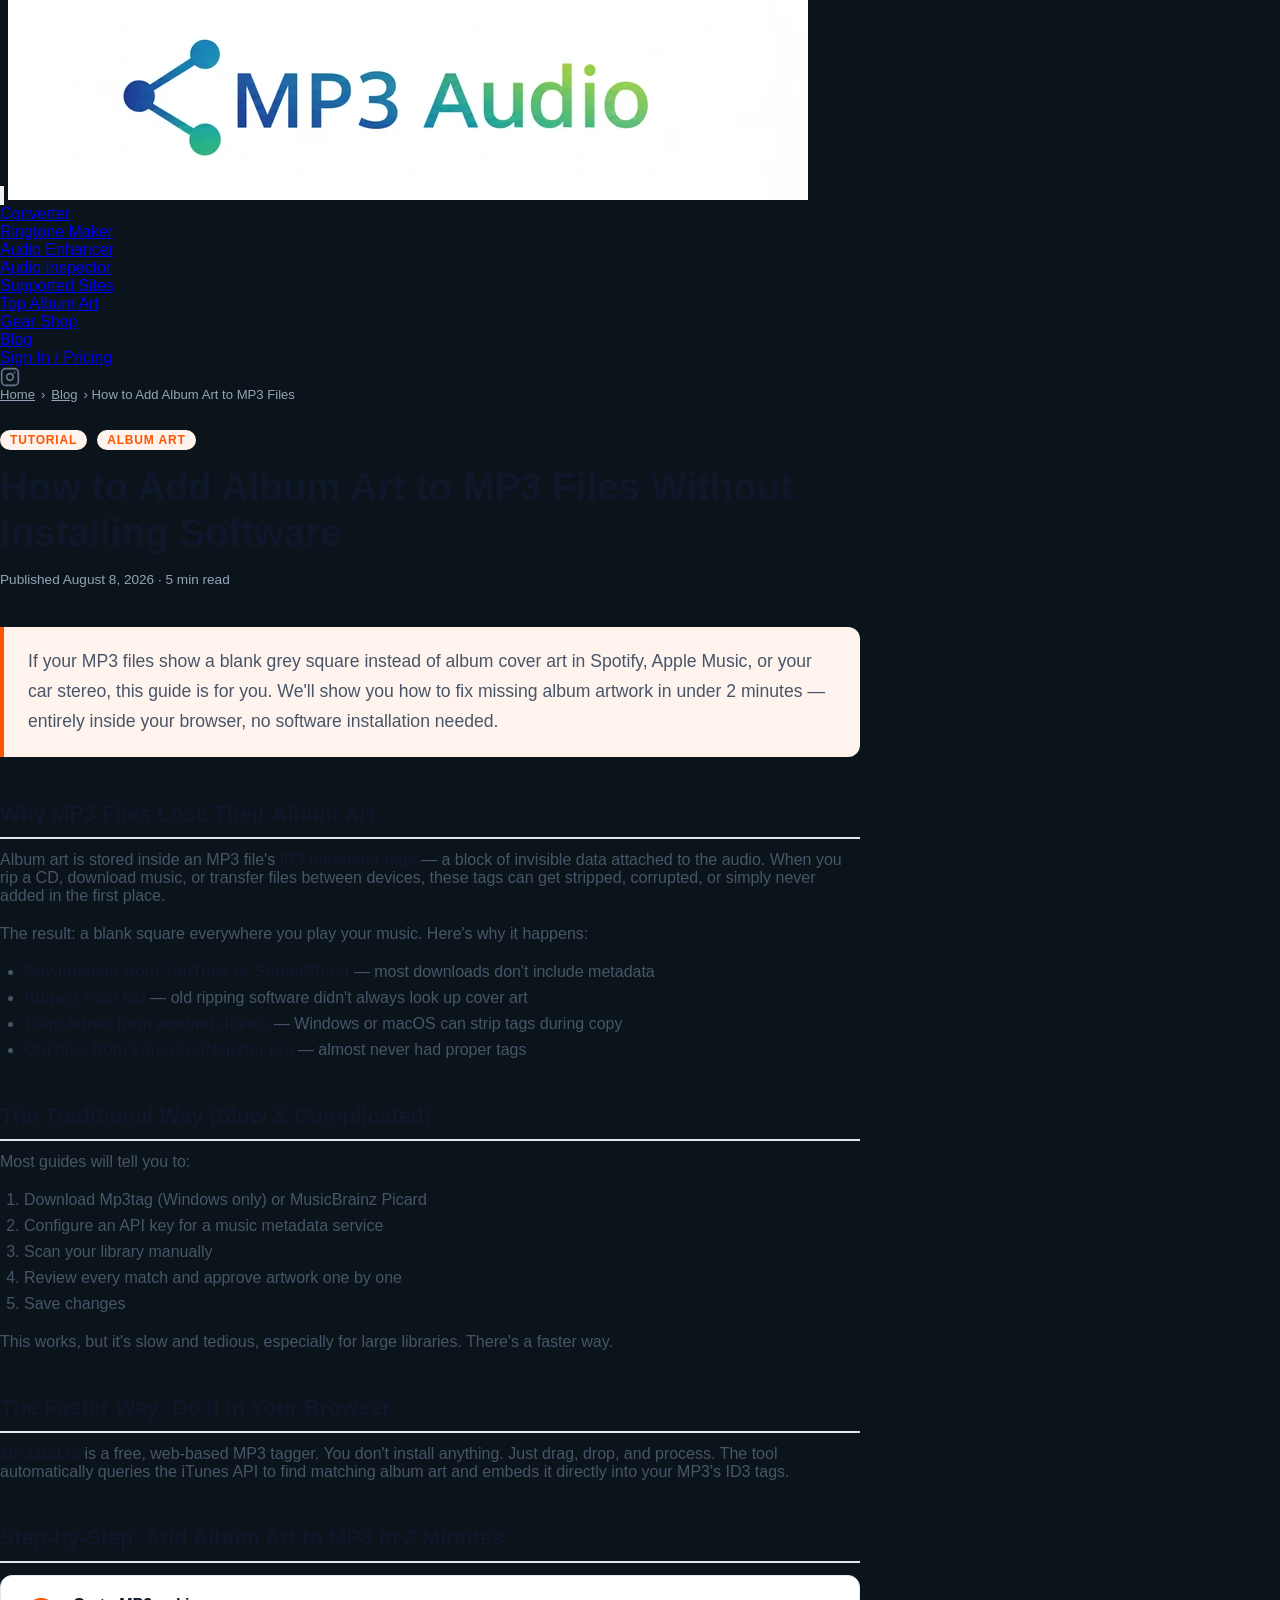
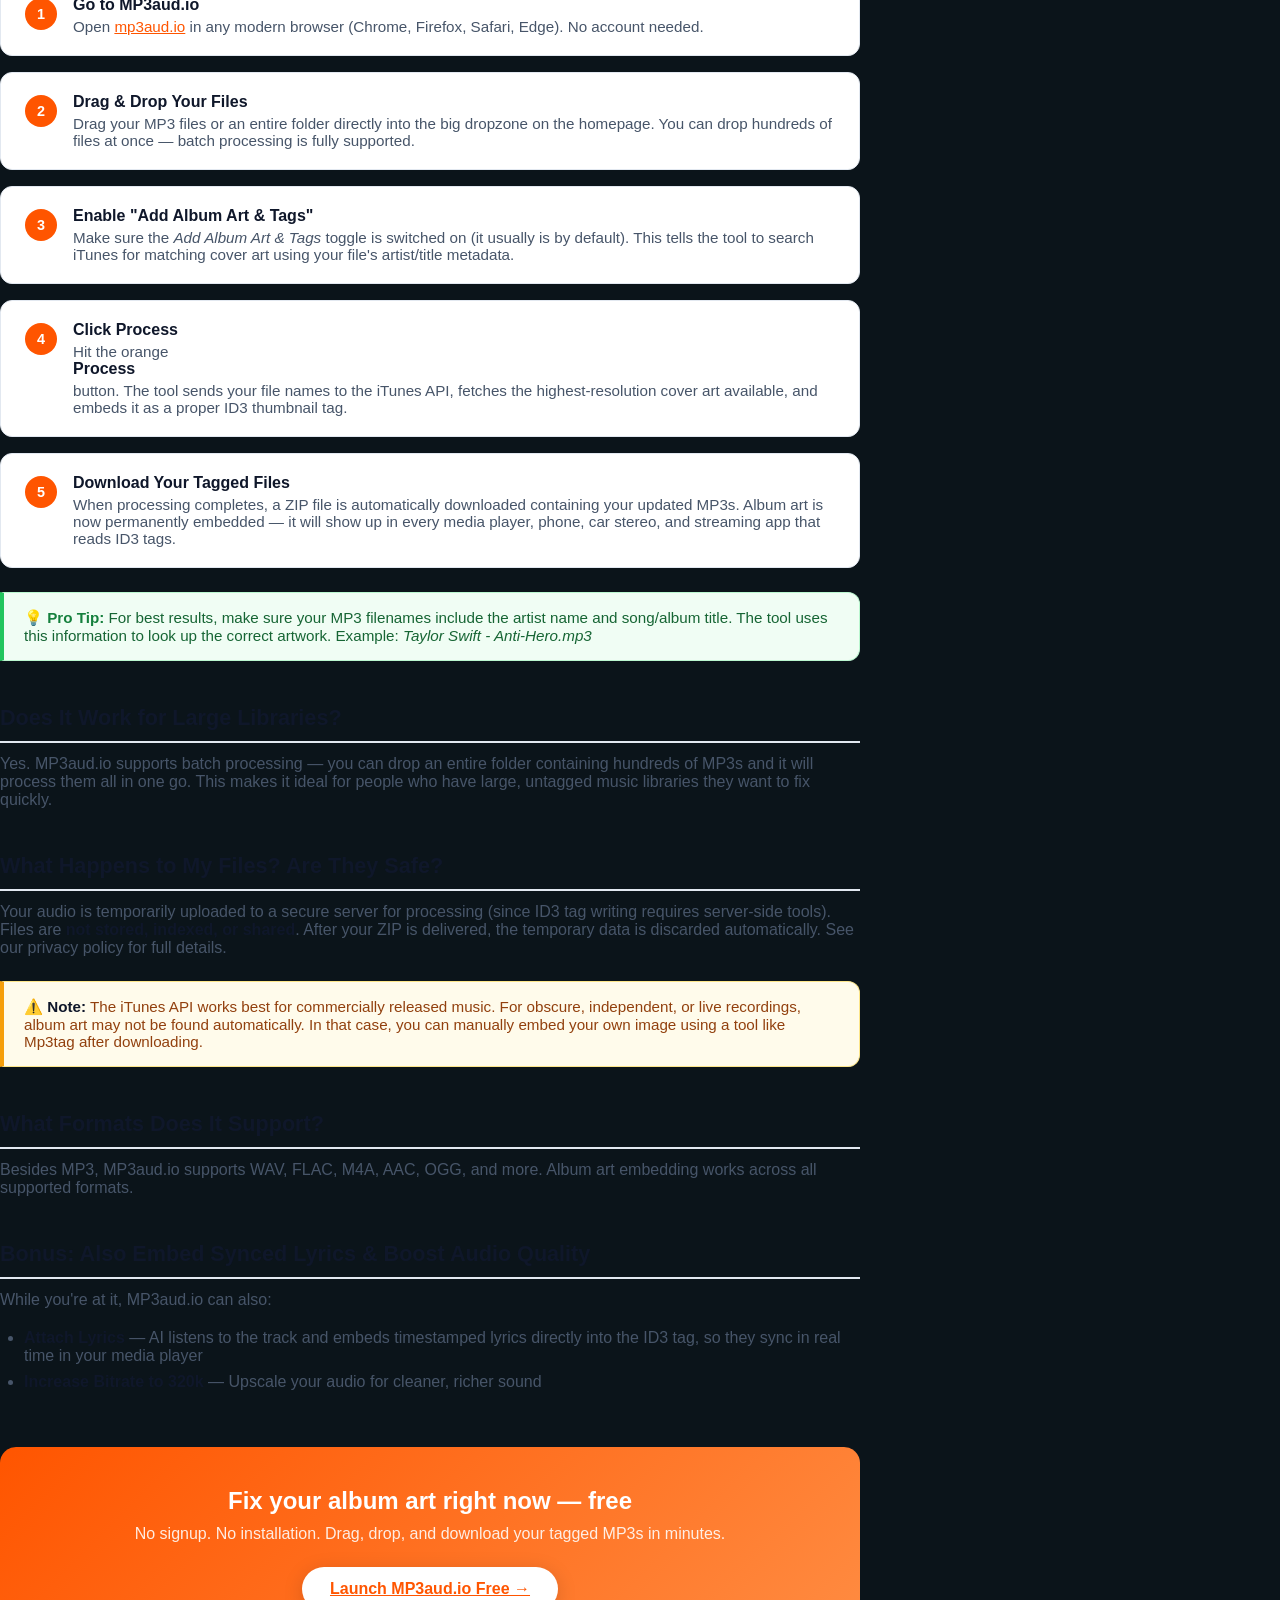
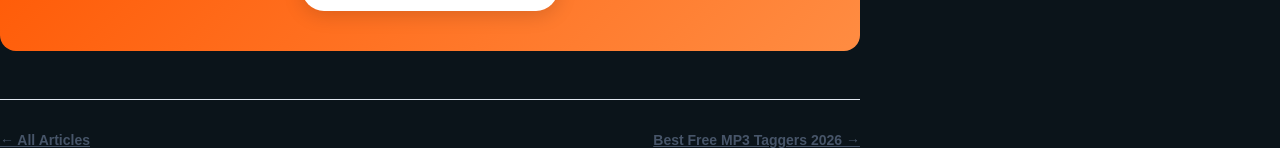
<file: blog/how-to-add-album-art-to-mp3.html>
<!DOCTYPE html>
<html lang="en">
<head>
    <meta charset="UTF-8">
    <meta name="viewport" content="width=device-width, initial-scale=1.0">
    <title>How to Add Album Art to MP3 Files Without Installing Software | MP3aud.io</title>
    <meta name="description" content="Step-by-step guide to embedding high-resolution album art into MP3 files directly in your browser — no Mp3tag, no MusicBrainz Picard, no downloads required.">
    <meta name="keywords" content="how to add album art to mp3, embed album art mp3, add cover art to mp3 online, fix missing album artwork, mp3 album art tagger free, embed album art without software">
    <meta name="author" content="MP3aud.io">
    <meta name="robots" content="index, follow">
    <link rel="canonical" href="https://mp3aud.io/blog/how-to-add-album-art-to-mp3.html">
    <meta property="og:title" content="How to Add Album Art to MP3 Files Without Installing Software">
    <meta property="og:description" content="Embed high-resolution cover art into your MP3 files in seconds — directly in your browser.">
    <meta property="og:url" content="https://mp3aud.io/blog/how-to-add-album-art-to-mp3.html">
    <meta property="og:type" content="article">
    <meta property="og:image" content="https://mp3aud.io/og-image.jpg">
    <link rel="icon" type="image/png" href="../favicon.png">
    <meta name="theme-color" content="#FF5500">
    <link rel="stylesheet" href="blog.css">

    <script type="application/ld+json">
    {
      "@context": "https://schema.org",
      "@type": "HowTo",
      "name": "How to Add Album Art to MP3 Files Without Installing Software",
      "description": "Step-by-step guide to embedding high-resolution album art into MP3 files directly in your browser using MP3aud.io.",
      "totalTime": "PT2M",
      "supply": [{ "@type": "HowToSupply", "name": "Your MP3 files" }],
      "tool": [{ "@type": "HowToTool", "name": "MP3aud.io (free, web-based)" }],
      "step": [
        { "@type": "HowToStep", "position": "1", "name": "Go to MP3aud.io", "text": "Open your browser and navigate to https://mp3aud.io/" },
        { "@type": "HowToStep", "position": "2", "name": "Drag and drop your MP3 files", "text": "Drag your MP3 files or folders directly into the dropzone on the homepage." },
        { "@type": "HowToStep", "position": "3", "name": "Enable Add Album Art & Tags", "text": "Make sure the 'Add Album Art & Tags' toggle is switched on." },
        { "@type": "HowToStep", "position": "4", "name": "Click Process", "text": "Click the Process button. The tool automatically searches iTunes for matching cover art." },
        { "@type": "HowToStep", "position": "5", "name": "Download your tagged files", "text": "Download the ZIP file containing your MP3s with embedded album art." }
      ]
    }
    </script>

    <script type="application/ld+json">
    {
      "@context": "https://schema.org",
      "@type": "Article",
      "headline": "How to Add Album Art to MP3 Files Without Installing Software",
      "author": { "@type": "Organization", "name": "MP3aud.io" },
      "publisher": { "@type": "Organization", "name": "MP3aud.io", "url": "https://mp3aud.io" },
      "datePublished": "2026-08-08",
      "dateModified": "2026-08-08",
      "url": "https://mp3aud.io/blog/how-to-add-album-art-to-mp3.html",
      "description": "Step-by-step guide to embedding high-resolution album art into MP3 files directly in your browser."
    }
    </script>
    <link rel="stylesheet" href="../style.css">
    <link rel="stylesheet" href="blog.css">
</head>
<body>
    <header class="app-header">
        <div class="header-container">
            <div class="header-brand">
                <button class="menu-toggle" aria-label="Toggle Navigation">
                    <svg viewBox="0 0 24 24" fill="none" stroke="currentColor" stroke-width="2" stroke-linecap="round" stroke-linejoin="round">
                        <line x1="3" y1="12" x2="21" y2="12"></line>
                        <line x1="3" y1="6" x2="21" y2="6"></line>
                        <line x1="3" y1="18" x2="21" y2="18"></line>
                    </svg>
                </button>
                <a href="../index.html" class="header-brand">
                    <img src="../logo.webp" alt="MP3aud.io Logo" class="header-logo">
                </a>
            </div>
            <nav class="header-nav" aria-label="Main Navigation">
                <ul class="header-nav-list">
                    <li><a href="../index.html" class="header-nav-link">Converter</a></li>
                    <li><a href="../video-to-ringtone.html" class="header-nav-link">Ringtone Maker</a></li>
                    <li><a href="../ai-audio-enhancer.html" class="header-nav-link">Audio Enhancer</a></li>
                    <li><a href="../audio-inspector.html" class="header-nav-link">Audio Inspector</a></li>
                    <li><a href="../supported-sites.html" class="header-nav-link">Supported Sites</a></li>
                    <li><a href="../top-album-art.html" class="header-nav-link">Top Album Art</a></li>
                    <li><a href="../shop.html" class="header-nav-link">Gear Shop</a></li>
                    <li><a href="index.html" class="header-nav-link active">Blog</a></li>
                </ul>
            </nav>
            <div class="header-actions">
                <a href="../index.html#accountSection" id="headerLoginLink" class="header-auth-link">Sign In / Pricing</a>
                <div id="headerUserNav" class="header-user-badge hidden">
                    <a href="../index.html#accountSection" class="header-credit-chip" title="View credits &amp; account">
                        <span class="header-credit-icon">⚡</span>
                        <span class="header-credit-text"><strong id="headerPaidCreditsDisplay">0</strong> Credits</span>
                    </a>
                    <button id="headerLogoutBtn" class="header-logout-chip" title="Sign Out">Log Out</button>
                </div>
                <a href="https://www.instagram.com/mp3aud.io?igsh=ZXljNzMxaGtqdWwz&utm_source=qr" target="_blank"
                    aria-label="Follow us on Instagram"
                    style="color: #64748b; display: flex; align-items: center; transition: color 0.2s;">
                    <svg viewBox="0 0 24 24" width="20" height="20" fill="none" stroke="currentColor" stroke-width="2" stroke-linecap="round" stroke-linejoin="round">
                        <rect x="2" y="2" width="20" height="20" rx="5" ry="5"></rect>
                        <path d="M16 11.37A4 4 0 1 1 12.63 8 4 4 0 0 1 16 11.37z"></path>
                        <line x1="17.5" y1="6.5" x2="17.51" y2="6.5"></line>
                    </svg>
                </a>
            </div>
        </div>
    </header>

    <main class="main-content">
        <div class="content-container">
            <article class="page-card article-card">
                <div class="article-breadcrumb">
                    <a href="https://mp3aud.io/">Home</a> › <a href="/blog/">Blog</a> › How to Add Album Art to MP3 Files
                </div>

                <header class="article-header">
                    <div class="article-cats">
                        <span class="article-cat">Tutorial</span>
                        <span class="article-cat">Album Art</span>
                    </div>
                    <h1>How to Add Album Art to MP3 Files Without Installing Software</h1>
                    <p class="article-meta">Published August 8, 2026 · 5 min read</p>
                </header>

                <div class="article-intro">
                    If your MP3 files show a blank grey square instead of album cover art in Spotify, Apple Music, or your car stereo, this guide is for you. We'll show you how to fix missing album artwork in under 2 minutes — entirely inside your browser, no software installation needed.
                </div>

                <div class="article-body">

                    <h2>Why MP3 Files Lose Their Album Art</h2>
                    <p>Album art is stored inside an MP3 file's <strong>ID3 metadata tags</strong> — a block of invisible data attached to the audio. When you rip a CD, download music, or transfer files between devices, these tags can get stripped, corrupted, or simply never added in the first place.</p>
                    <p>The result: a blank square everywhere you play your music. Here's why it happens:</p>
                    <ul>
                        <li><strong>Downloaded from YouTube or SoundCloud</strong> — most downloads don't include metadata</li>
                        <li><strong>Ripped from CD</strong> — old ripping software didn't always look up cover art</li>
                        <li><strong>Transferred from another device</strong> — Windows or macOS can strip tags during copy</li>
                        <li><strong>Old files from Limewire/Napster era</strong> — almost never had proper tags</li>
                    </ul>

                    <h2>The Traditional Way (Slow &amp; Complicated)</h2>
                    <p>Most guides will tell you to:</p>
                    <ol>
                        <li>Download Mp3tag (Windows only) or MusicBrainz Picard</li>
                        <li>Configure an API key for a music metadata service</li>
                        <li>Scan your library manually</li>
                        <li>Review every match and approve artwork one by one</li>
                        <li>Save changes</li>
                    </ol>
                    <p>This works, but it's slow and tedious, especially for large libraries. There's a faster way.</p>

                    <h2>The Faster Way: Do It in Your Browser</h2>
                    <p><strong>MP3aud.io</strong> is a free, web-based MP3 tagger. You don't install anything. Just drag, drop, and process. The tool automatically queries the iTunes API to find matching album art and embeds it directly into your MP3's ID3 tags.</p>

                    <h2>Step-by-Step: Add Album Art to MP3 in 2 Minutes</h2>

                    <div class="step-box">
                        <div class="step-number">1</div>
                        <div class="step-content">
                            <strong>Go to MP3aud.io</strong>
                            <p>Open <a href="https://mp3aud.io/">mp3aud.io</a> in any modern browser (Chrome, Firefox, Safari, Edge). No account needed.</p>
                        </div>
                    </div>
                    <div class="step-box">
                        <div class="step-number">2</div>
                        <div class="step-content">
                            <strong>Drag &amp; Drop Your Files</strong>
                            <p>Drag your MP3 files or an entire folder directly into the big dropzone on the homepage. You can drop hundreds of files at once — batch processing is fully supported.</p>
                        </div>
                    </div>
                    <div class="step-box">
                        <div class="step-number">3</div>
                        <div class="step-content">
                            <strong>Enable "Add Album Art &amp; Tags"</strong>
                            <p>Make sure the <em>Add Album Art &amp; Tags</em> toggle is switched on (it usually is by default). This tells the tool to search iTunes for matching cover art using your file's artist/title metadata.</p>
                        </div>
                    </div>
                    <div class="step-box">
                        <div class="step-number">4</div>
                        <div class="step-content">
                            <strong>Click Process</strong>
                            <p>Hit the orange <strong>Process</strong> button. The tool sends your file names to the iTunes API, fetches the highest-resolution cover art available, and embeds it as a proper ID3 thumbnail tag.</p>
                        </div>
                    </div>
                    <div class="step-box">
                        <div class="step-number">5</div>
                        <div class="step-content">
                            <strong>Download Your Tagged Files</strong>
                            <p>When processing completes, a ZIP file is automatically downloaded containing your updated MP3s. Album art is now permanently embedded — it will show up in every media player, phone, car stereo, and streaming app that reads ID3 tags.</p>
                        </div>
                    </div>

                    <div class="tip-box">
                        <strong>💡 Pro Tip:</strong> For best results, make sure your MP3 filenames include the artist name and song/album title. The tool uses this information to look up the correct artwork. Example: <em>Taylor Swift - Anti-Hero.mp3</em>
                    </div>

                    <h2>Does It Work for Large Libraries?</h2>
                    <p>Yes. MP3aud.io supports batch processing — you can drop an entire folder containing hundreds of MP3s and it will process them all in one go. This makes it ideal for people who have large, untagged music libraries they want to fix quickly.</p>

                    <h2>What Happens to My Files? Are They Safe?</h2>
                    <p>Your audio is temporarily uploaded to a secure server for processing (since ID3 tag writing requires server-side tools). Files are <strong>not stored, indexed, or shared</strong>. After your ZIP is delivered, the temporary data is discarded automatically. See our privacy policy for full details.</p>

                    <div class="warning-box">
                        <strong>⚠️ Note:</strong> The iTunes API works best for commercially released music. For obscure, independent, or live recordings, album art may not be found automatically. In that case, you can manually embed your own image using a tool like Mp3tag after downloading.
                    </div>

                    <h2>What Formats Does It Support?</h2>
                    <p>Besides MP3, MP3aud.io supports WAV, FLAC, M4A, AAC, OGG, and more. Album art embedding works across all supported formats.</p>

                    <h2>Bonus: Also Embed Synced Lyrics &amp; Boost Audio Quality</h2>
                    <p>While you're at it, MP3aud.io can also:</p>
                    <ul>
                        <li><strong>Attach Lyrics</strong> — AI listens to the track and embeds timestamped lyrics directly into the ID3 tag, so they sync in real time in your media player</li>
                        <li><strong>Increase Bitrate to 320k</strong> — Upscale your audio for cleaner, richer sound</li>
                    </ul>

                </div>

                <div class="article-cta">
                    <h2>Fix your album art right now — free</h2>
                    <p>No signup. No installation. Drag, drop, and download your tagged MP3s in minutes.</p>
                    <a href="https://mp3aud.io/" class="article-cta-btn">Launch MP3aud.io Free →</a>
                </div>

                <nav class="article-nav" aria-label="More articles">
                    <a href="/blog/">← All Articles</a>
                    <a href="best-free-mp3-taggers-2026.html">Best Free MP3 Taggers 2026 →</a>
                </nav>
            </article>
        </div>
    </main>

    <script>
        const menuToggle = document.querySelector('.menu-toggle');
        const headerNav = document.querySelector('.header-nav');
        if (menuToggle && headerNav) {
            menuToggle.addEventListener('click', (e) => {
                e.stopPropagation();
                headerNav.classList.toggle('open');
            });
            document.addEventListener('click', (e) => {
                if (headerNav.classList.contains('open') && !headerNav.contains(e.target) && e.target !== menuToggle) {
                    headerNav.classList.remove('open');
                }
            });
        }
    </script>
    <script src="../auth-nav.js"></script>
</body>
</html>
</file>
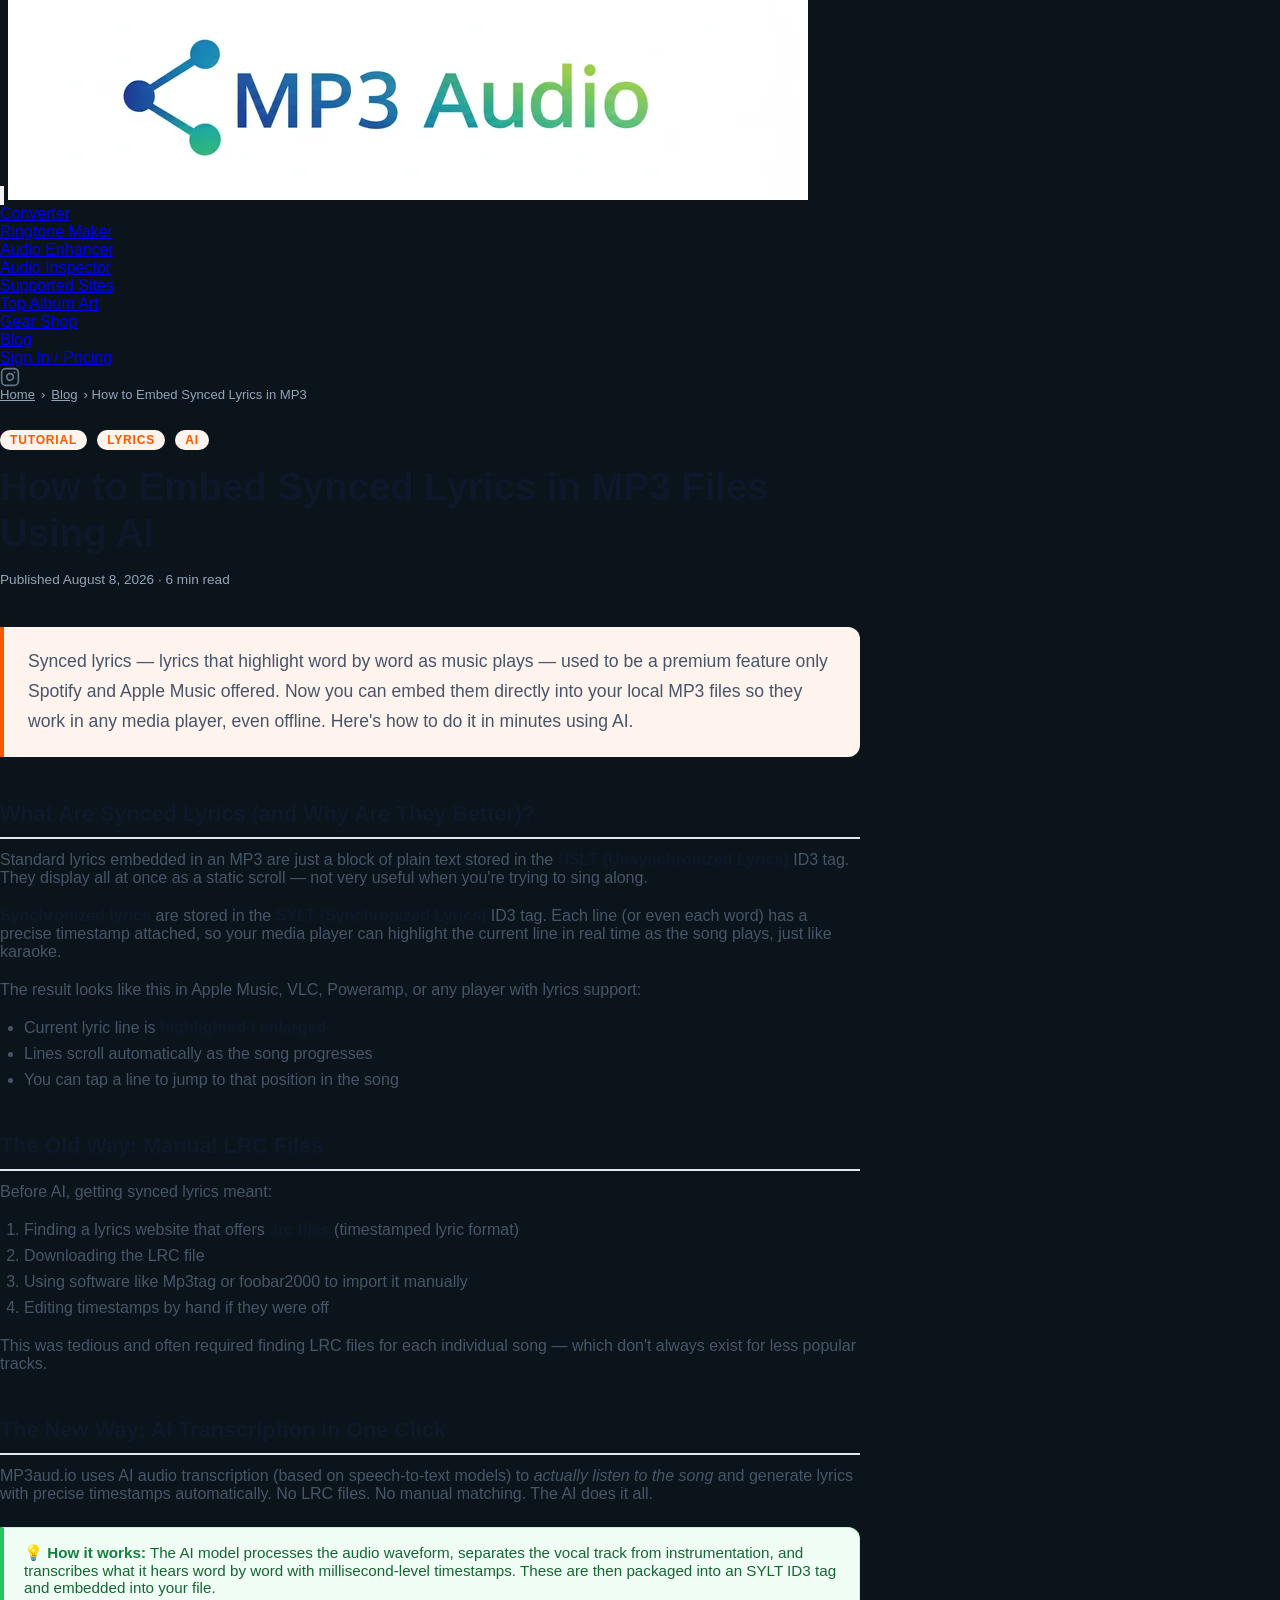
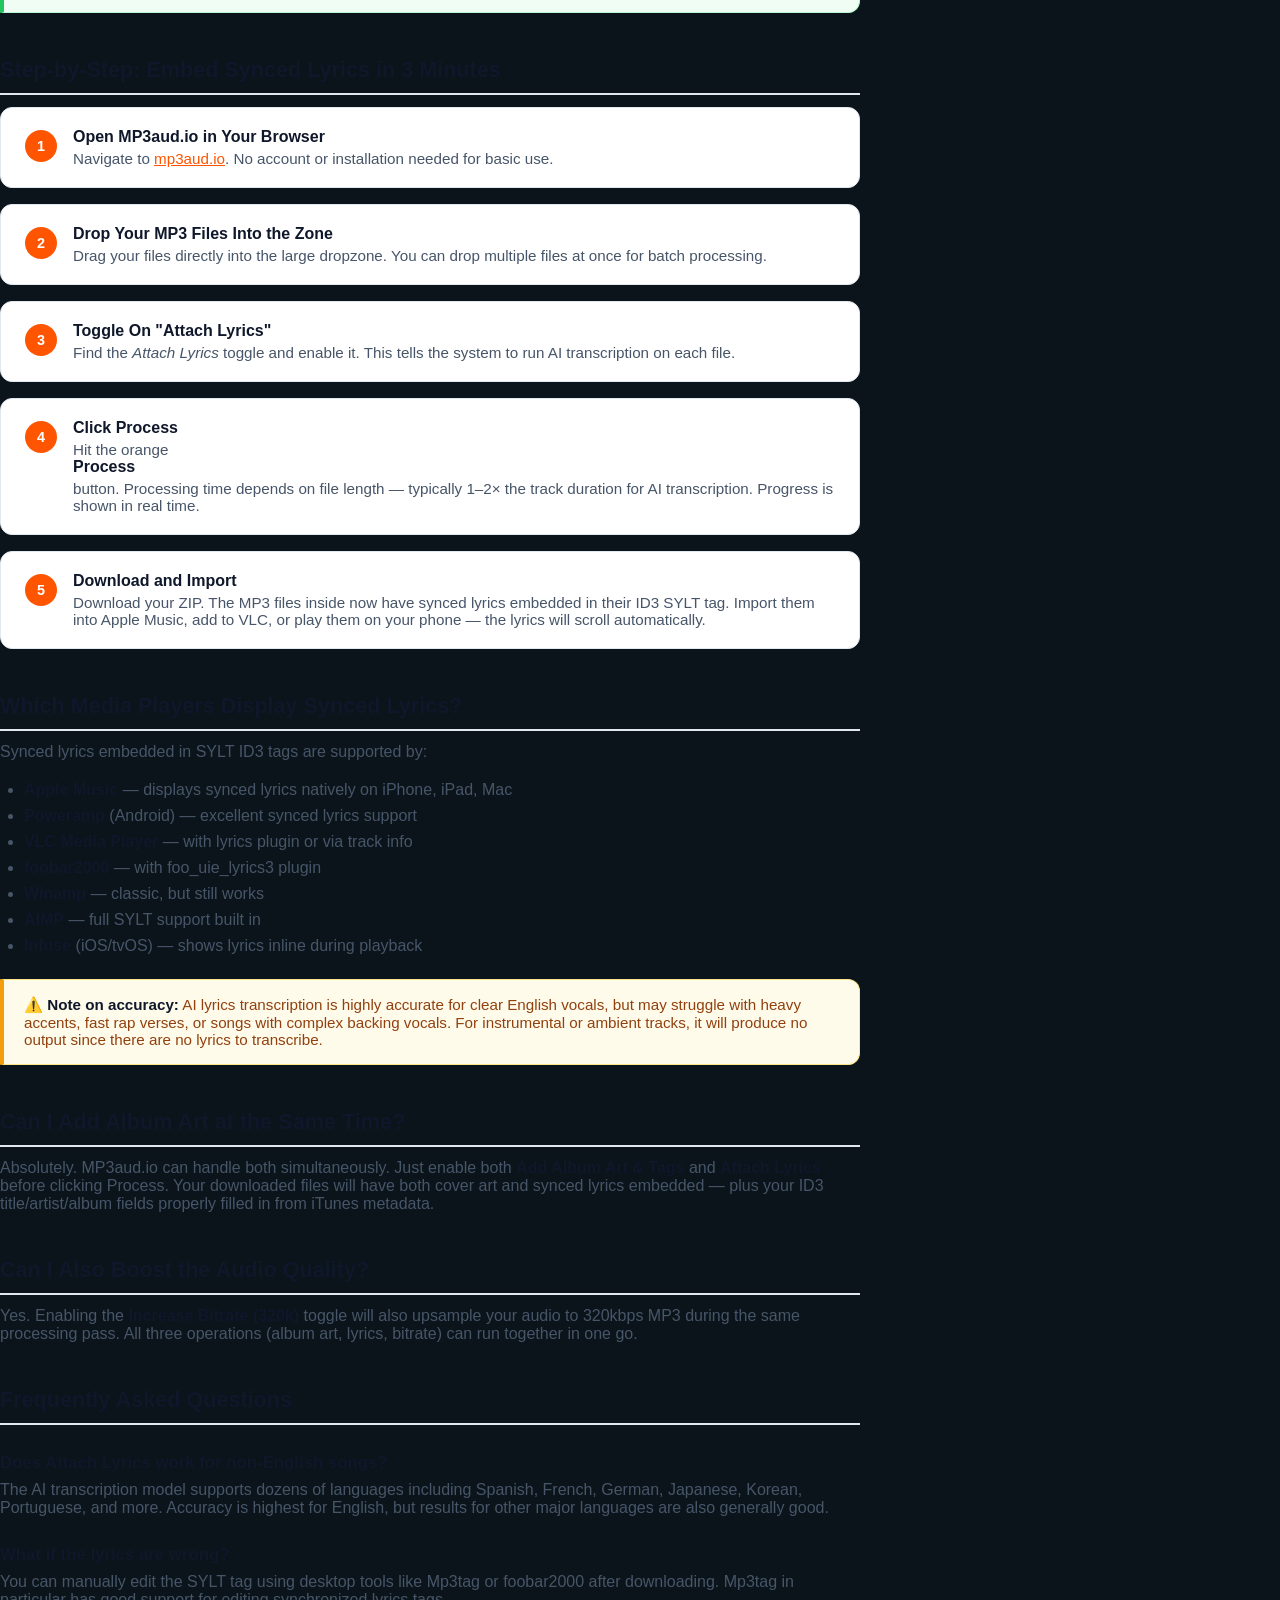
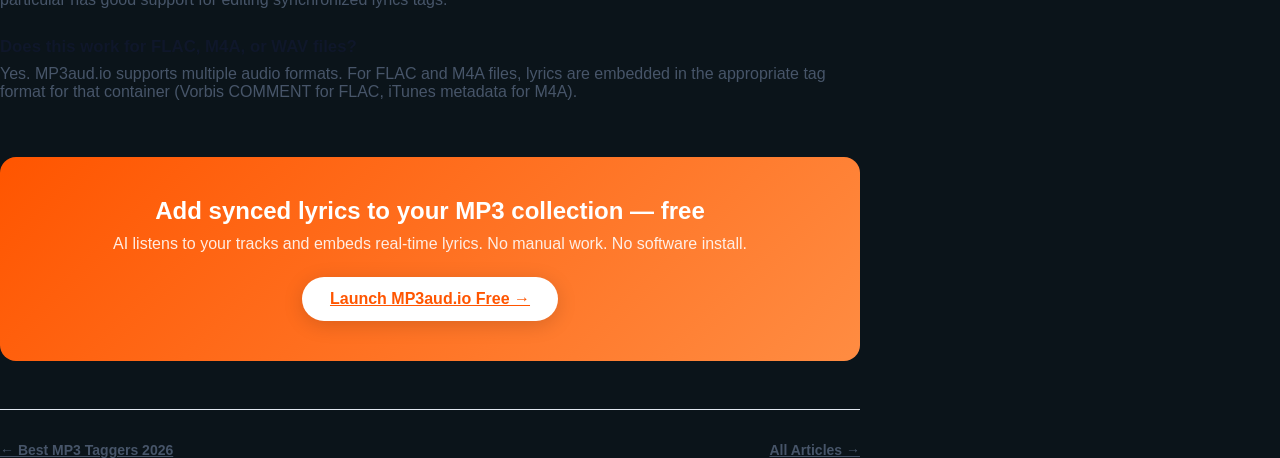
<file: blog/how-to-embed-synced-lyrics-mp3.html>
<!DOCTYPE html>
<html lang="en">
<head>
    <meta charset="UTF-8">
    <meta name="viewport" content="width=device-width, initial-scale=1.0">
    <title>How to Embed Synced Lyrics in MP3 Files Using AI | MP3aud.io</title>
    <meta name="description" content="Learn how to automatically embed timestamped, synced lyrics into your MP3 files using AI transcription — so lyrics display in real-time in Apple Music, VLC, and more.">
    <meta name="keywords" content="embed synced lyrics mp3, add lyrics to mp3, lrc lyrics mp3, how to embed lyrics in mp3, synced lyrics tagger, ai lyrics transcription, mp3 lyrics tag, id3 lyrics embed">
    <meta name="author" content="MP3aud.io">
    <meta name="robots" content="index, follow">
    <link rel="canonical" href="https://mp3aud.io/blog/how-to-embed-synced-lyrics-mp3.html">
    <meta property="og:title" content="How to Embed Synced Lyrics in MP3 Files Using AI">
    <meta property="og:description" content="Automatically embed timestamped, synced lyrics into your MP3s using AI transcription — displayed in real-time in any media player.">
    <meta property="og:url" content="https://mp3aud.io/blog/how-to-embed-synced-lyrics-mp3.html">
    <meta property="og:type" content="article">
    <meta property="og:image" content="https://mp3aud.io/og-image.jpg">
    <link rel="icon" type="image/png" href="../favicon.png">
    <meta name="theme-color" content="#FF5500">
    <link rel="stylesheet" href="../style.css">
    <link rel="stylesheet" href="blog.css">

    <script type="application/ld+json">
    {
      "@context": "https://schema.org",
      "@type": "Article",
      "headline": "How to Embed Synced Lyrics in MP3 Files Using AI",
      "author": { "@type": "Organization", "name": "MP3aud.io" },
      "publisher": { "@type": "Organization", "name": "MP3aud.io", "url": "https://mp3aud.io" },
      "datePublished": "2026-08-08",
      "dateModified": "2026-08-08",
      "url": "https://mp3aud.io/blog/how-to-embed-synced-lyrics-mp3.html",
      "description": "How to automatically embed timestamped, synchronized lyrics into MP3 files using AI transcription."
    }
    </script>

    <script type="application/ld+json">
    {
      "@context": "https://schema.org",
      "@type": "HowTo",
      "name": "How to Embed Synced Lyrics in an MP3 File",
      "description": "Use AI to automatically transcribe and embed synchronized lyrics into your MP3 ID3 tags.",
      "totalTime": "PT3M",
      "step": [
        { "@type": "HowToStep", "position": "1", "name": "Open MP3aud.io", "text": "Navigate to https://mp3aud.io/ in your browser." },
        { "@type": "HowToStep", "position": "2", "name": "Drop your MP3 files", "text": "Drag and drop the MP3 files you want lyrics added to into the dropzone." },
        { "@type": "HowToStep", "position": "3", "name": "Enable Attach Lyrics", "text": "Switch on the 'Attach Lyrics' toggle. This activates AI audio transcription." },
        { "@type": "HowToStep", "position": "4", "name": "Process your files", "text": "Click Process. The AI listens to each track and generates timestamped lyrics." },
        { "@type": "HowToStep", "position": "5", "name": "Download the ZIP", "text": "Download your ZIP containing MP3 files with synced lyrics embedded in the ID3 tag." }
      ]
    }
    </script>
</head>
<body>
    <header class="app-header">
        <div class="header-container">
            <div class="header-brand">
                <button class="menu-toggle" aria-label="Toggle Navigation">
                    <svg viewBox="0 0 24 24" fill="none" stroke="currentColor" stroke-width="2" stroke-linecap="round" stroke-linejoin="round">
                        <line x1="3" y1="12" x2="21" y2="12"></line>
                        <line x1="3" y1="6" x2="21" y2="6"></line>
                        <line x1="3" y1="18" x2="21" y2="18"></line>
                    </svg>
                </button>
                <a href="../index.html" class="header-brand">
                    <img src="../logo.webp" alt="MP3aud.io Logo" class="header-logo">
                </a>
            </div>
            <nav class="header-nav" aria-label="Main Navigation">
                <ul class="header-nav-list">
                    <li><a href="../index.html" class="header-nav-link">Converter</a></li>
                    <li><a href="../video-to-ringtone.html" class="header-nav-link">Ringtone Maker</a></li>
                    <li><a href="../ai-audio-enhancer.html" class="header-nav-link">Audio Enhancer</a></li>
                    <li><a href="../audio-inspector.html" class="header-nav-link">Audio Inspector</a></li>
                    <li><a href="../supported-sites.html" class="header-nav-link">Supported Sites</a></li>
                    <li><a href="../top-album-art.html" class="header-nav-link">Top Album Art</a></li>
                    <li><a href="../shop.html" class="header-nav-link">Gear Shop</a></li>
                    <li><a href="index.html" class="header-nav-link active">Blog</a></li>
                </ul>
            </nav>
            <div class="header-actions">
                <a href="../index.html#accountSection" id="headerLoginLink" class="header-auth-link">Sign In / Pricing</a>
                <div id="headerUserNav" class="header-user-badge hidden">
                    <a href="../index.html#accountSection" class="header-credit-chip" title="View credits &amp; account">
                        <span class="header-credit-icon">⚡</span>
                        <span class="header-credit-text"><strong id="headerPaidCreditsDisplay">0</strong> Credits</span>
                    </a>
                    <button id="headerLogoutBtn" class="header-logout-chip" title="Sign Out">Log Out</button>
                </div>
                <a href="https://www.instagram.com/mp3aud.io?igsh=ZXljNzMxaGtqdWwz&utm_source=qr" target="_blank"
                    aria-label="Follow us on Instagram"
                    style="color: #64748b; display: flex; align-items: center; transition: color 0.2s;">
                    <svg viewBox="0 0 24 24" width="20" height="20" fill="none" stroke="currentColor" stroke-width="2" stroke-linecap="round" stroke-linejoin="round">
                        <rect x="2" y="2" width="20" height="20" rx="5" ry="5"></rect>
                        <path d="M16 11.37A4 4 0 1 1 12.63 8 4 4 0 0 1 16 11.37z"></path>
                        <line x1="17.5" y1="6.5" x2="17.51" y2="6.5"></line>
                    </svg>
                </a>
            </div>
        </div>
    </header>

    <main class="main-content">
        <div class="content-container">
            <article class="page-card article-card">
                <div class="article-breadcrumb">
                    <a href="https://mp3aud.io/">Home</a> › <a href="/blog/">Blog</a> › How to Embed Synced Lyrics in MP3
                </div>

                <header class="article-header">
                    <div class="article-cats">
                        <span class="article-cat">Tutorial</span>
                        <span class="article-cat">Lyrics</span>
                        <span class="article-cat">AI</span>
                    </div>
                    <h1>How to Embed Synced Lyrics in MP3 Files Using AI</h1>
                    <p class="article-meta">Published August 8, 2026 · 6 min read</p>
                </header>

                <div class="article-intro">
                    Synced lyrics — lyrics that highlight word by word as music plays — used to be a premium feature only Spotify and Apple Music offered. Now you can embed them directly into your local MP3 files so they work in any media player, even offline. Here's how to do it in minutes using AI.
                </div>

                <div class="article-body">

                    <h2>What Are Synced Lyrics (and Why Are They Better)?</h2>
                    <p>Standard lyrics embedded in an MP3 are just a block of plain text stored in the <strong>USLT (Unsynchronized Lyrics)</strong> ID3 tag. They display all at once as a static scroll — not very useful when you're trying to sing along.</p>
                    <p><strong>Synchronized lyrics</strong> are stored in the <strong>SYLT (Synchronized Lyrics)</strong> ID3 tag. Each line (or even each word) has a precise timestamp attached, so your media player can highlight the current line in real time as the song plays, just like karaoke.</p>
                    <p>The result looks like this in Apple Music, VLC, Poweramp, or any player with lyrics support:</p>
                    <ul>
                        <li>Current lyric line is <strong>highlighted / enlarged</strong></li>
                        <li>Lines scroll automatically as the song progresses</li>
                        <li>You can tap a line to jump to that position in the song</li>
                    </ul>

                    <h2>The Old Way: Manual LRC Files</h2>
                    <p>Before AI, getting synced lyrics meant:</p>
                    <ol>
                        <li>Finding a lyrics website that offers <strong>.lrc files</strong> (timestamped lyric format)</li>
                        <li>Downloading the LRC file</li>
                        <li>Using software like Mp3tag or foobar2000 to import it manually</li>
                        <li>Editing timestamps by hand if they were off</li>
                    </ol>
                    <p>This was tedious and often required finding LRC files for each individual song — which don't always exist for less popular tracks.</p>

                    <h2>The New Way: AI Transcription in One Click</h2>
                    <p>MP3aud.io uses AI audio transcription (based on speech-to-text models) to <em>actually listen to the song</em> and generate lyrics with precise timestamps automatically. No LRC files. No manual matching. The AI does it all.</p>

                    <div class="tip-box">
                        <strong>💡 How it works:</strong> The AI model processes the audio waveform, separates the vocal track from instrumentation, and transcribes what it hears word by word with millisecond-level timestamps. These are then packaged into an SYLT ID3 tag and embedded into your file.
                    </div>

                    <h2>Step-by-Step: Embed Synced Lyrics in 3 Minutes</h2>

                    <div class="step-box">
                        <div class="step-number">1</div>
                        <div class="step-content">
                            <strong>Open MP3aud.io in Your Browser</strong>
                            <p>Navigate to <a href="https://mp3aud.io/">mp3aud.io</a>. No account or installation needed for basic use.</p>
                        </div>
                    </div>
                    <div class="step-box">
                        <div class="step-number">2</div>
                        <div class="step-content">
                            <strong>Drop Your MP3 Files Into the Zone</strong>
                            <p>Drag your files directly into the large dropzone. You can drop multiple files at once for batch processing.</p>
                        </div>
                    </div>
                    <div class="step-box">
                        <div class="step-number">3</div>
                        <div class="step-content">
                            <strong>Toggle On "Attach Lyrics"</strong>
                            <p>Find the <em>Attach Lyrics</em> toggle and enable it. This tells the system to run AI transcription on each file.</p>
                        </div>
                    </div>
                    <div class="step-box">
                        <div class="step-number">4</div>
                        <div class="step-content">
                            <strong>Click Process</strong>
                            <p>Hit the orange <strong>Process</strong> button. Processing time depends on file length — typically 1–2× the track duration for AI transcription. Progress is shown in real time.</p>
                        </div>
                    </div>
                    <div class="step-box">
                        <div class="step-number">5</div>
                        <div class="step-content">
                            <strong>Download and Import</strong>
                            <p>Download your ZIP. The MP3 files inside now have synced lyrics embedded in their ID3 SYLT tag. Import them into Apple Music, add to VLC, or play them on your phone — the lyrics will scroll automatically.</p>
                        </div>
                    </div>

                    <h2>Which Media Players Display Synced Lyrics?</h2>
                    <p>Synced lyrics embedded in SYLT ID3 tags are supported by:</p>
                    <ul>
                        <li><strong>Apple Music</strong> — displays synced lyrics natively on iPhone, iPad, Mac</li>
                        <li><strong>Poweramp</strong> (Android) — excellent synced lyrics support</li>
                        <li><strong>VLC Media Player</strong> — with lyrics plugin or via track info</li>
                        <li><strong>foobar2000</strong> — with foo_uie_lyrics3 plugin</li>
                        <li><strong>Winamp</strong> — classic, but still works</li>
                        <li><strong>AIMP</strong> — full SYLT support built in</li>
                        <li><strong>Infuse</strong> (iOS/tvOS) — shows lyrics inline during playback</li>
                    </ul>

                    <div class="warning-box">
                        <strong>⚠️ Note on accuracy:</strong> AI lyrics transcription is highly accurate for clear English vocals, but may struggle with heavy accents, fast rap verses, or songs with complex backing vocals. For instrumental or ambient tracks, it will produce no output since there are no lyrics to transcribe.
                    </div>

                    <h2>Can I Add Album Art at the Same Time?</h2>
                    <p>Absolutely. MP3aud.io can handle both simultaneously. Just enable both <strong>Add Album Art &amp; Tags</strong> and <strong>Attach Lyrics</strong> before clicking Process. Your downloaded files will have both cover art and synced lyrics embedded — plus your ID3 title/artist/album fields properly filled in from iTunes metadata.</p>

                    <h2>Can I Also Boost the Audio Quality?</h2>
                    <p>Yes. Enabling the <strong>Increase Bitrate (320k)</strong> toggle will also upsample your audio to 320kbps MP3 during the same processing pass. All three operations (album art, lyrics, bitrate) can run together in one go.</p>

                    <h2>Frequently Asked Questions</h2>

                    <h3>Does Attach Lyrics work for non-English songs?</h3>
                    <p>The AI transcription model supports dozens of languages including Spanish, French, German, Japanese, Korean, Portuguese, and more. Accuracy is highest for English, but results for other major languages are also generally good.</p>

                    <h3>What if the lyrics are wrong?</h3>
                    <p>You can manually edit the SYLT tag using desktop tools like Mp3tag or foobar2000 after downloading. Mp3tag in particular has good support for editing synchronized lyrics tags.</p>

                    <h3>Does this work for FLAC, M4A, or WAV files?</h3>
                    <p>Yes. MP3aud.io supports multiple audio formats. For FLAC and M4A files, lyrics are embedded in the appropriate tag format for that container (Vorbis COMMENT for FLAC, iTunes metadata for M4A).</p>

                </div>

                <div class="article-cta">
                    <h2>Add synced lyrics to your MP3 collection — free</h2>
                    <p>AI listens to your tracks and embeds real-time lyrics. No manual work. No software install.</p>
                    <a href="https://mp3aud.io/" class="article-cta-btn">Launch MP3aud.io Free →</a>
                </div>

                <nav class="article-nav" aria-label="More articles">
                    <a href="best-free-mp3-taggers-2026.html">← Best MP3 Taggers 2026</a>
                    <a href="/blog/">All Articles →</a>
                </nav>
            </article>
        </div>
    </main>

    <script>
        const menuToggle = document.querySelector('.menu-toggle');
        const headerNav = document.querySelector('.header-nav');
        if (menuToggle && headerNav) {
            menuToggle.addEventListener('click', (e) => {
                e.stopPropagation();
                headerNav.classList.toggle('open');
            });
            document.addEventListener('click', (e) => {
                if (headerNav.classList.contains('open') && !headerNav.contains(e.target) && e.target !== menuToggle) {
                    headerNav.classList.remove('open');
                }
            });
        }
    </script>
    <script src="../auth-nav.js"></script>
</body>
</html>
</file>
<file: style.css>
/* ==========================================================================
   MP3AUD.IO — AI TEXT MESSAGING PERSONAL MUSIC ASSISTANT STYLESHEET
   Studio Dark Messaging Theme & Mobile Web App
   ========================================================================== */

:root {
    --bg-app: #0b141a;
    --bg-sidebar: #111b21;
    --bg-header: #182229;
    --bg-chat-wallpaper: #0b141a;
    --bg-assistant-bubble: #1f2c34;
    --bg-user-bubble: #005c4b;
    --bg-track-card: #131d24;
    --bg-track-card-hover: #18252e;
    --border-subtle: rgba(255, 255, 255, 0.08);
    --border-accent: rgba(255, 85, 0, 0.35);
    --text-primary: #e9edef;
    --text-secondary: #8696a0;
    --text-muted: #667781;
    --brand-orange: #ff5500;
    --brand-orange-hover: #ff6a1f;
    --brand-emerald: #00a884;
    --brand-emerald-hover: #06cf9c;
    --accent-cyan: #38bdf8;
    --online-green: #10b981;
    --radius-lg: 14px;
    --radius-md: 10px;
    --radius-sm: 8px;
}

* {
    box-sizing: border-box;
    margin: 0;
    padding: 0;
}

html,
body.messenger-body {
    width: 100%;
    height: 100dvh;
    overflow: hidden;
    background-color: var(--bg-app);
    color: var(--text-primary);
    font-family: -apple-system, BlinkMacSystemFont, "Segoe UI", Roboto, Helvetica, Arial, sans-serif;
    -webkit-font-smoothing: antialiased;
}

.hidden {
    display: none !important;
}

/* ==========================================================================
   MAIN SHELL LAYOUT (SIDEBAR + CHAT THREAD)
   ========================================================================== */
.messenger-app-shell {
    display: flex;
    width: 100%;
    height: 100dvh;
    overflow: hidden;
    position: relative;
}

/* ==========================================================================
   LEFT SIDEBAR
   ========================================================================== */
.assistant-sidebar {
    width: 330px;
    min-width: 330px;
    height: 100%;
    background-color: var(--bg-sidebar);
    border-right: 1px solid var(--border-subtle);
    display: flex;
    flex-direction: column;
    z-index: 40;
    transition: transform 0.25s cubic-bezier(0.4, 0, 0.2, 1);
}

.sidebar-header {
    padding: 16px 18px;
    background-color: var(--bg-header);
    border-bottom: 1px solid var(--border-subtle);
    display: flex;
    align-items: center;
    justify-content: space-between;
}

.sidebar-brand {
    display: flex;
    align-items: center;
    gap: 11px;
    text-decoration: none;
    color: var(--text-primary);
}

.sidebar-logo {
    width: 36px;
    height: 36px;
    border-radius: 9px;
    object-fit: cover;
}

.sidebar-brand-text {
    display: flex;
    flex-direction: column;
}

.brand-title {
    font-size: 1.15rem;
    font-weight: 800;
    letter-spacing: -0.02em;
    color: #ffffff;
}

.brand-title .accent {
    color: var(--brand-orange);
}

.brand-subtitle {
    font-size: 0.75rem;
    color: var(--text-secondary);
    display: flex;
    align-items: center;
    gap: 6px;
    margin-top: 2px;
}

.online-dot {
    width: 7px;
    height: 7px;
    border-radius: 50%;
    background-color: var(--online-green);
    box-shadow: 0 0 8px var(--online-green);
    display: inline-block;
}

.mobile-close-sidebar {
    display: none;
    background: none;
    border: none;
    color: var(--text-secondary);
    font-size: 1.6rem;
    cursor: pointer;
    line-height: 1;
}

.sidebar-new-chat-wrap {
    padding: 12px 14px 6px;
}

.new-chat-btn {
    width: 100%;
    padding: 10px 14px;
    border-radius: var(--radius-md);
    border: 1px solid rgba(255, 85, 0, 0.4);
    background: linear-gradient(135deg, rgba(255, 85, 0, 0.16) 0%, rgba(0, 168, 132, 0.14) 100%);
    color: #ffffff;
    font-weight: 600;
    font-size: 0.88rem;
    display: flex;
    align-items: center;
    justify-content: center;
    gap: 8px;
    cursor: pointer;
    transition: all 0.2s ease;
}

.new-chat-btn:hover {
    background: linear-gradient(135deg, rgba(255, 85, 0, 0.28) 0%, rgba(0, 168, 132, 0.24) 100%);
    transform: translateY(-1px);
}

/* Sidebar Sections */
.sidebar-section {
    padding: 10px 14px;
    border-bottom: 1px solid var(--border-subtle);
}

.sidebar-section-header {
    display: flex;
    align-items: center;
    justify-content: space-between;
    font-size: 0.68rem;
    font-weight: 700;
    letter-spacing: 0.06em;
    color: var(--text-secondary);
    margin-bottom: 8px;
}

.clear-history-link {
    background: none;
    border: none;
    color: var(--brand-orange);
    font-size: 0.72rem;
    font-weight: 600;
    cursor: pointer;
    text-decoration: underline;
}

/* Vibe Prompt Buttons */
.vibe-prompts-list {
    display: flex;
    flex-direction: column;
    gap: 4px;
    max-height: 250px;
    overflow-y: auto;
}

.vibe-prompt-btn {
    display: flex;
    align-items: center;
    gap: 10px;
    width: 100%;
    padding: 7px 9px;
    background: transparent;
    border: 1px solid transparent;
    border-radius: var(--radius-sm);
    color: var(--text-primary);
    text-align: left;
    cursor: pointer;
    transition: background 0.15s ease;
}

.vibe-prompt-btn:hover {
    background: rgba(255, 255, 255, 0.05);
    border-color: rgba(255, 255, 255, 0.06);
}

.vibe-emoji {
    font-size: 1.15rem;
    width: 28px;
    height: 28px;
    display: flex;
    align-items: center;
    justify-content: center;
    background: rgba(255, 255, 255, 0.05);
    border-radius: 7px;
    flex-shrink: 0;
}

.vibe-text {
    display: flex;
    flex-direction: column;
    overflow: hidden;
}

.vibe-text strong {
    font-size: 0.81rem;
    font-weight: 600;
    color: var(--text-primary);
}

.vibe-text span {
    font-size: 0.7rem;
    color: var(--text-secondary);
}

/* Recent History List */
.sidebar-history-section {
    flex: 1;
    overflow-y: auto;
    display: flex;
    flex-direction: column;
    min-height: 80px;
}

.recent-history-list {
    display: flex;
    flex-direction: column;
    gap: 4px;
    overflow-y: auto;
}

.history-item-btn {
    display: flex;
    align-items: center;
    gap: 8px;
    width: 100%;
    padding: 7px 9px;
    border-radius: 7px;
    background: transparent;
    border: none;
    color: var(--text-secondary);
    font-size: 0.78rem;
    text-align: left;
    cursor: pointer;
    white-space: nowrap;
    overflow: hidden;
    text-overflow: ellipsis;
}

.history-item-btn:hover {
    background: rgba(255, 255, 255, 0.05);
    color: var(--text-primary);
}

/* Sidebar Footer */
.sidebar-footer {
    padding: 12px 14px;
    background-color: var(--bg-header);
    border-top: 1px solid var(--border-subtle);
}

.sidebar-account-card {
    display: flex;
    align-items: center;
    gap: 10px;
    padding: 9px 11px;
    border-radius: var(--radius-md);
    background: rgba(255, 255, 255, 0.04);
    border: 1px solid var(--border-subtle);
    cursor: pointer;
    transition: border-color 0.2s ease, background 0.2s ease;
}

.sidebar-account-card:hover {
    border-color: var(--brand-orange);
    background: rgba(255, 85, 0, 0.08);
}

.account-avatar {
    width: 34px;
    height: 34px;
    border-radius: 50%;
    background: linear-gradient(135deg, var(--brand-orange), #d97706);
    display: flex;
    align-items: center;
    justify-content: center;
    font-size: 1rem;
    flex-shrink: 0;
}

.account-meta {
    flex: 1;
    overflow: hidden;
}

.account-name-row {
    display: flex;
    align-items: center;
    justify-content: space-between;
    gap: 6px;
}

.account-name-row strong {
    font-size: 0.8rem;
    color: #ffffff;
    white-space: nowrap;
    overflow: hidden;
    text-overflow: ellipsis;
}

.account-credit-pill {
    font-size: 0.7rem;
    padding: 2px 7px;
    border-radius: 999px;
    background: rgba(255, 85, 0, 0.2);
    color: #ffb088;
    font-weight: 600;
    flex-shrink: 0;
}

.account-sub {
    display: block;
    font-size: 0.69rem;
    color: var(--text-secondary);
    margin-top: 2px;
}

.sidebar-legal-links {
    display: flex;
    align-items: center;
    justify-content: center;
    gap: 6px;
    margin-top: 8px;
    font-size: 0.7rem;
    color: var(--text-muted);
}

.sidebar-legal-links a {
    color: var(--text-secondary);
    text-decoration: none;
}

.sidebar-legal-links a:hover {
    color: var(--text-primary);
    text-decoration: underline;
}

/* ==========================================================================
   MAIN CHAT AREA
   ========================================================================== */
.chat-main {
    flex: 1;
    height: 100dvh;
    display: flex;
    flex-direction: column;
    background-color: var(--bg-chat-wallpaper);
    background-image: radial-gradient(rgba(255, 255, 255, 0.03) 1px, transparent 0);
    background-size: 24px 24px;
    position: relative;
    overflow: hidden;
}

/* Top Chat Header */
.chat-header {
    padding: 10px 18px;
    background-color: var(--bg-header);
    border-bottom: 1px solid var(--border-subtle);
    display: flex;
    align-items: center;
    justify-content: space-between;
    gap: 12px;
    flex-wrap: wrap;
    z-index: 20;
}

.chat-header-left {
    display: flex;
    align-items: center;
    gap: 10px;
}

.mobile-menu-btn {
    display: none;
    background: none;
    border: none;
    color: var(--text-primary);
    cursor: pointer;
    padding: 4px;
}

.assistant-contact-badge {
    display: flex;
    align-items: center;
    gap: 11px;
}

.assistant-avatar {
    width: 40px;
    height: 40px;
    border-radius: 50%;
    background: linear-gradient(135deg, #ff5500 0%, #00a884 100%);
    display: flex;
    align-items: center;
    justify-content: center;
    font-size: 1.25rem;
    position: relative;
    flex-shrink: 0;
}

.avatar-online-indicator {
    position: absolute;
    bottom: 1px;
    right: 1px;
    width: 10px;
    height: 10px;
    border-radius: 50%;
    background-color: var(--online-green);
    border: 2px solid var(--bg-header);
}

.contact-title-row {
    display: flex;
    align-items: center;
    gap: 6px;
}

.contact-title-row h1 {
    font-size: 0.98rem;
    font-weight: 700;
    color: #ffffff;
}

.verified-badge {
    display: inline-flex;
    align-items: center;
    justify-content: center;
    width: 16px;
    height: 16px;
    border-radius: 50%;
    background-color: var(--brand-emerald);
    color: #ffffff;
    font-size: 0.65rem;
    font-weight: 800;
}

.contact-status-text {
    font-size: 0.76rem;
    color: var(--text-secondary);
}

/* Chat Header Mode Toggles & Buttons */
.chat-header-controls {
    display: flex;
    align-items: center;
    gap: 7px;
    flex-wrap: wrap;
}

.chat-mode-chip {
    display: inline-flex;
    align-items: center;
    gap: 5px;
    padding: 5px 10px;
    border-radius: 999px;
    background: rgba(255, 255, 255, 0.05);
    border: 1px solid var(--border-subtle);
    color: var(--text-secondary);
    font-size: 0.75rem;
    font-weight: 600;
    cursor: pointer;
    user-select: none;
    transition: all 0.15s ease;
}

.chat-mode-chip input {
    display: none;
}

.chat-mode-chip .chip-indicator {
    width: 7px;
    height: 7px;
    border-radius: 50%;
    background: var(--text-muted);
    transition: background 0.15s ease;
}

.chat-mode-chip:has(input:checked) {
    background: rgba(0, 168, 132, 0.16);
    border-color: rgba(0, 168, 132, 0.5);
    color: #e9edef;
}

.chat-mode-chip:has(input:checked) .chip-indicator {
    background: var(--online-green);
    box-shadow: 0 0 6px var(--online-green);
}

.header-account-btn {
    display: inline-flex;
    align-items: center;
    gap: 6px;
    padding: 6px 12px;
    border-radius: 999px;
    font-size: 0.76rem;
    font-weight: 600;
    cursor: pointer;
    transition: all 0.18s ease;
}

.header-account-btn {
    background: rgba(255, 85, 0, 0.16);
    border: 1px solid rgba(255, 85, 0, 0.45);
    color: #ffbfa0;
}

.header-account-btn:hover {
    background: rgba(255, 85, 0, 0.28);
}

/* ==========================================================================
   CONVERSATION THREAD & MESSAGE BUBBLES
   ========================================================================== */
.chat-messages {
    flex: 1;
    overflow-y: auto;
    padding: 20px 24px 28px;
    display: flex;
    flex-direction: column;
    gap: 16px;
    scroll-behavior: smooth;
}

.chat-date-divider {
    text-align: center;
    margin: 4px 0 8px;
}

.chat-date-divider span {
    display: inline-block;
    padding: 4px 12px;
    border-radius: 8px;
    background: rgba(24, 34, 41, 0.9);
    border: 1px solid var(--border-subtle);
    color: var(--text-secondary);
    font-size: 0.68rem;
    font-weight: 600;
    letter-spacing: 0.05em;
}

.msg-row {
    display: flex;
    align-items: flex-end;
    gap: 10px;
    max-width: 820px;
    width: 100%;
}

.assistant-row {
    align-self: flex-start;
}

.user-row {
    align-self: flex-end;
    flex-direction: row-reverse;
}

.msg-avatar {
    width: 32px;
    height: 32px;
    border-radius: 50%;
    background: var(--bg-header);
    border: 1px solid var(--border-subtle);
    display: flex;
    align-items: center;
    justify-content: center;
    font-size: 0.95rem;
    flex-shrink: 0;
}

.msg-bubble {
    padding: 12px 15px;
    border-radius: 14px;
    position: relative;
    line-height: 1.48;
    font-size: 0.92rem;
    box-shadow: 0 2px 6px rgba(0, 0, 0, 0.22);
}

.assistant-bubble {
    background-color: var(--bg-assistant-bubble);
    border: 1px solid var(--border-subtle);
    border-bottom-left-radius: 4px;
    color: var(--text-primary);
    flex: 1;
}

.user-bubble {
    background: linear-gradient(135deg, #005c4b 0%, #054d40 100%);
    border: 1px solid rgba(37, 211, 102, 0.22);
    border-bottom-right-radius: 4px;
    color: #ffffff;
    max-width: 75%;
}

.msg-sender-name {
    font-size: 0.74rem;
    font-weight: 700;
    color: var(--brand-emerald-hover);
    margin-bottom: 5px;
    display: flex;
    align-items: center;
    justify-content: space-between;
    gap: 10px;
}

.msg-time {
    font-size: 0.68rem;
    color: var(--text-secondary);
    font-weight: 400;
}

.user-bubble .msg-time {
    color: rgba(255, 255, 255, 0.72);
    display: block;
    text-align: right;
    margin-top: 4px;
}

.msg-text p {
    margin-bottom: 8px;
}

.msg-text p:last-child {
    margin-bottom: 0;
}

.welcome-capabilities-list {
    margin: 8px 0 12px 18px;
    font-size: 0.85rem;
    color: #cbd5e1;
    display: flex;
    flex-direction: column;
    gap: 5px;
}

.welcome-quick-chips {
    display: flex;
    flex-wrap: wrap;
    gap: 7px;
    margin-top: 12px;
}

.quick-chip {
    padding: 7px 12px;
    border-radius: 999px;
    background: rgba(255, 255, 255, 0.06);
    border: 1px solid rgba(255, 255, 255, 0.12);
    color: var(--text-primary);
    font-size: 0.79rem;
    font-weight: 500;
    cursor: pointer;
    transition: all 0.16s ease;
}

.quick-chip:hover {
    background: rgba(0, 168, 132, 0.22);
    border-color: var(--brand-emerald);
    transform: translateY(-1px);
}

/* ==========================================================================
   DIRECT PLAYABLE AUDIO BUBBLES & PLAYLIST CARDS IN CHAT
   ========================================================================== */
.playlist-header-card {
    margin-top: 12px;
    padding: 12px 14px;
    border-radius: var(--radius-md);
    background: linear-gradient(135deg, rgba(255, 85, 0, 0.14) 0%, rgba(0, 168, 132, 0.14) 100%);
    border: 1px solid rgba(255, 255, 255, 0.1);
    display: flex;
    align-items: center;
    justify-content: space-between;
    gap: 12px;
    flex-wrap: wrap;
}

.playlist-header-meta {
    display: flex;
    flex-direction: column;
    gap: 2px;
}

.playlist-badge-eyebrow {
    font-size: 0.66rem;
    font-weight: 800;
    text-transform: uppercase;
    letter-spacing: 0.07em;
    color: #ff9866;
}

.playlist-header-meta h3 {
    font-size: 1rem;
    font-weight: 800;
    color: #ffffff;
}

.playlist-header-meta span {
    font-size: 0.76rem;
    color: var(--text-secondary);
}

.playlist-header-actions {
    display: flex;
    align-items: center;
    gap: 8px;
    flex-wrap: wrap;
}

.btn-play-all-chat,
.btn-new-playlist-chat,
.btn-download-playlist-zip {
    display: inline-flex;
    align-items: center;
    gap: 6px;
    padding: 8px 13px;
    border-radius: var(--radius-sm);
    font-size: 0.79rem;
    font-weight: 700;
    cursor: pointer;
    border: none;
    transition: all 0.18s ease;
}

.btn-play-all-chat {
    background: var(--brand-emerald);
    color: #ffffff;
}

.btn-play-all-chat:hover {
    background: var(--brand-emerald-hover);
}

.btn-new-playlist-chat {
    background: rgba(255, 255, 255, 0.1);
    color: #f8fafc;
    border: 1px solid rgba(255, 255, 255, 0.18);
}

.btn-new-playlist-chat:hover {
    background: rgba(255, 255, 255, 0.18);
    border-color: var(--brand-emerald);
}

.btn-download-playlist-zip {
    background: var(--brand-orange);
    color: #ffffff;
}

.btn-download-playlist-zip:hover {
    background: var(--brand-orange-hover);
}

/* Individual Playable Track Audio Bubble */
.tracks-bubble-stack {
    display: flex;
    flex-direction: column;
    gap: 8px;
    margin-top: 10px;
}

.track-audio-bubble {
    display: flex;
    align-items: center;
    gap: 11px;
    padding: 9px 11px;
    border-radius: var(--radius-md);
    background-color: var(--bg-track-card);
    border: 1px solid rgba(255, 255, 255, 0.07);
    transition: background-color 0.16s ease, border-color 0.16s ease;
}

.track-audio-bubble:hover {
    background-color: var(--bg-track-card-hover);
    border-color: rgba(255, 255, 255, 0.14);
}

.track-audio-bubble.is-playing {
    border-color: var(--brand-emerald);
    background: linear-gradient(90deg, rgba(0, 168, 132, 0.14) 0%, var(--bg-track-card) 100%);
}

.track-cover-wrap {
    position: relative;
    width: 48px;
    height: 48px;
    border-radius: 8px;
    overflow: hidden;
    flex-shrink: 0;
    background: #0b141a;
}

.track-cover-img {
    width: 100%;
    height: 100%;
    object-fit: cover;
}

.track-play-btn {
    width: 38px;
    height: 38px;
    border-radius: 50%;
    border: none;
    background: var(--brand-emerald);
    color: #ffffff;
    display: flex;
    align-items: center;
    justify-content: center;
    font-size: 0.92rem;
    cursor: pointer;
    flex-shrink: 0;
    transition: transform 0.15s ease, background 0.15s ease;
}

.track-play-btn:hover {
    transform: scale(1.06);
    background: var(--brand-emerald-hover);
}

.track-bubble-center {
    flex: 1;
    min-width: 0;
    display: flex;
    flex-direction: column;
    gap: 4px;
}

.track-title-line {
    display: flex;
    align-items: baseline;
    justify-content: space-between;
    gap: 8px;
}

.track-title-text {
    font-size: 0.87rem;
    font-weight: 700;
    color: #ffffff;
    white-space: nowrap;
    overflow: hidden;
    text-overflow: ellipsis;
}

.track-duration-badge {
    font-size: 0.7rem;
    color: var(--text-secondary);
    flex-shrink: 0;
    font-variant-numeric: tabular-nums;
}

.track-sub-line {
    display: flex;
    align-items: center;
    gap: 8px;
    font-size: 0.75rem;
    color: var(--text-secondary);
    white-space: nowrap;
    overflow: hidden;
    text-overflow: ellipsis;
}

.track-quality-pill {
    font-size: 0.64rem;
    padding: 1px 6px;
    border-radius: 4px;
    background: rgba(255, 255, 255, 0.07);
    color: #94a3b8;
    font-weight: 600;
}

/* Interactive Voice-Note Style Waveform Progress Bar inside Bubble */
.track-waveform-row {
    display: flex;
    align-items: center;
    gap: 8px;
    margin-top: 2px;
}

.track-scrub-bar {
    flex: 1;
    height: 6px;
    border-radius: 999px;
    background: rgba(255, 255, 255, 0.1);
    overflow: hidden;
    cursor: pointer;
    position: relative;
}

.track-scrub-fill {
    width: 0%;
    height: 100%;
    background: linear-gradient(90deg, var(--brand-emerald), var(--brand-orange));
    border-radius: 999px;
    transition: width 0.1s linear;
}

.track-dl-actions {
    display: flex;
    align-items: center;
    gap: 6px;
    flex-shrink: 0;
}

.btn-track-mp3 {
    padding: 7px 11px;
    border-radius: 7px;
    border: 1px solid rgba(255, 85, 0, 0.45);
    background: rgba(255, 85, 0, 0.14);
    color: #ffb48f;
    font-size: 0.74rem;
    font-weight: 700;
    cursor: pointer;
    white-space: nowrap;
    transition: all 0.16s ease;
}

.btn-track-mp3:hover {
    background: var(--brand-orange);
    color: #ffffff;
}

/* Inline Conversion & Download Progress Bar inside Chat Bubble */
.bubble-conversion-box {
    margin-top: 10px;
    padding: 10px 12px;
    border-radius: var(--radius-sm);
    background: rgba(11, 20, 26, 0.75);
    border: 1px solid rgba(255, 85, 0, 0.35);
    font-size: 0.79rem;
}

.bubble-conversion-header {
    display: flex;
    align-items: center;
    justify-content: space-between;
    margin-bottom: 6px;
    color: #e2e8f0;
    font-weight: 600;
}

.bubble-progress-track {
    width: 100%;
    height: 7px;
    background: rgba(255, 255, 255, 0.1);
    border-radius: 999px;
    overflow: hidden;
}

.bubble-progress-fill {
    width: 8%;
    height: 100%;
    background: linear-gradient(90deg, var(--brand-orange), var(--brand-emerald));
    transition: width 0.3s ease;
}

.bubble-ready-download-link {
    display: inline-flex;
    align-items: center;
    gap: 6px;
    margin-top: 8px;
    padding: 7px 14px;
    border-radius: 7px;
    background: var(--online-green);
    color: #06281e;
    font-weight: 800;
    font-size: 0.8rem;
    text-decoration: none;
}

/* Typing Indicator Bubble */
.typing-dots {
    display: inline-flex;
    align-items: center;
    gap: 5px;
    padding: 4px 2px;
}

.typing-dots span {
    width: 7px;
    height: 7px;
    border-radius: 50%;
    background: var(--text-secondary);
    animation: bounceDot 1.2s infinite ease-in-out;
}

.typing-dots span:nth-child(2) {
    animation-delay: 0.15s;
}

.typing-dots span:nth-child(3) {
    animation-delay: 0.3s;
}

@keyframes bounceDot {

    0%,
    80%,
    100% {
        transform: scale(0.7);
        opacity: 0.45;
    }

    40% {
        transform: scale(1.1);
        opacity: 1;
    }
}

/* ==========================================================================
   PERSISTENT FLOATING MINI-PLAYER BAR
   ========================================================================== */
.mini-player-bar {
    padding: 8px 18px;
    background: #142029;
    border-top: 1px solid rgba(0, 168, 132, 0.35);
    display: flex;
    align-items: center;
    justify-content: space-between;
    gap: 14px;
    z-index: 25;
}

.mini-player-track {
    display: flex;
    align-items: center;
    gap: 10px;
    min-width: 160px;
    max-width: 240px;
}

.mini-player-art {
    width: 38px;
    height: 38px;
    border-radius: 6px;
    object-fit: cover;
}

.mini-player-info {
    display: flex;
    flex-direction: column;
    overflow: hidden;
}

.mini-player-info strong {
    font-size: 0.8rem;
    color: #ffffff;
    white-space: nowrap;
    overflow: hidden;
    text-overflow: ellipsis;
}

.mini-player-info span {
    font-size: 0.7rem;
    color: var(--text-secondary);
    white-space: nowrap;
    overflow: hidden;
    text-overflow: ellipsis;
}

.mini-player-controls {
    display: flex;
    align-items: center;
    gap: 8px;
}

.mini-ctrl-btn {
    background: none;
    border: none;
    color: var(--text-secondary);
    cursor: pointer;
    padding: 4px;
}

.mini-ctrl-btn:hover {
    color: #ffffff;
}

.mini-play-btn {
    width: 32px;
    height: 32px;
    border-radius: 50%;
    border: none;
    background: var(--brand-emerald);
    color: #ffffff;
    cursor: pointer;
    display: flex;
    align-items: center;
    justify-content: center;
    font-size: 0.8rem;
}

.mini-player-scrubber {
    flex: 1;
    display: flex;
    align-items: center;
    gap: 8px;
    max-width: 380px;
}

.mini-time {
    font-size: 0.7rem;
    color: var(--text-secondary);
    font-variant-numeric: tabular-nums;
}

#miniSeekSlider {
    flex: 1;
    accent-color: var(--brand-emerald);
    cursor: pointer;
}

.mini-player-actions {
    display: flex;
    align-items: center;
    gap: 8px;
}

.mini-dl-btn {
    padding: 6px 11px;
    border-radius: 6px;
    background: var(--brand-orange);
    color: #ffffff;
    border: none;
    font-size: 0.74rem;
    font-weight: 700;
    cursor: pointer;
}

.mini-close-btn {
    background: none;
    border: none;
    color: var(--text-secondary);
    font-size: 1.3rem;
    cursor: pointer;
    line-height: 1;
}

/* ==========================================================================
   BOTTOM CHAT COMPOSER BAR
   ========================================================================== */
.chat-composer {
    padding: 10px 18px 14px;
    background-color: var(--bg-header);
    border-top: 1px solid var(--border-subtle);
    z-index: 20;
}

/* ==========================================================================
   RENDER SERVER WAKE-UP BOTTOM POPUP (60s COUNTDOWN TIMER)
   ========================================================================== */
.server-wake-popup {
    position: fixed;
    bottom: 84px;
    left: 50%;
    transform: translateX(-50%);
    width: calc(100% - 28px);
    max-width: 520px;
    z-index: 9999;
    pointer-events: auto;
    animation: wakePopupSlideUp 0.35s cubic-bezier(0.16, 1, 0.3, 1) forwards;
    transition: opacity 0.3s ease, transform 0.3s ease;
}

@keyframes wakePopupSlideUp {
    from {
        opacity: 0;
        transform: translate(-50%, 20px) scale(0.97);
    }

    to {
        opacity: 1;
        transform: translate(-50%, 0) scale(1);
    }
}

.wake-popup-content {
    position: relative;
    display: flex;
    align-items: flex-start;
    gap: 13px;
    padding: 13px 16px;
    background: linear-gradient(135deg, rgba(15, 23, 42, 0.96) 0%, rgba(24, 38, 62, 0.95) 100%);
    border: 1px solid rgba(96, 165, 250, 0.5);
    border-radius: 14px;
    box-shadow: 0 10px 30px rgba(0, 0, 0, 0.65), 0 0 25px rgba(59, 130, 246, 0.25);
    backdrop-filter: blur(14px);
    -webkit-backdrop-filter: blur(14px);
    overflow: hidden;
}

.wake-popup-spinner {
    width: 22px;
    height: 22px;
    border: 2.5px solid rgba(96, 165, 250, 0.2);
    border-top-color: #60a5fa;
    border-radius: 50%;
    animation: wakeSpin 0.85s linear infinite;
    flex-shrink: 0;
    margin-top: 3px;
}

.wake-popup-body {
    flex: 1;
    min-width: 0;
    display: flex;
    flex-direction: column;
    gap: 3px;
}

.wake-popup-header {
    display: flex;
    align-items: center;
    justify-content: space-between;
    gap: 8px;
}

.wake-popup-badge {
    font-size: 0.68rem;
    font-weight: 800;
    letter-spacing: 0.08em;
    color: #60a5fa;
    text-transform: uppercase;
}

.wake-popup-timer {
    display: inline-flex;
    align-items: center;
    justify-content: center;
    min-width: 44px;
    padding: 2px 9px;
    background: rgba(37, 99, 235, 0.35);
    border: 1px solid rgba(96, 165, 250, 0.6);
    border-radius: 12px;
    font-size: 0.82rem;
    font-weight: 800;
    color: #bfdbfe;
    font-variant-numeric: tabular-nums;
    box-shadow: 0 0 12px rgba(59, 130, 246, 0.3);
}

.wake-popup-title {
    font-size: 0.90rem;
    font-weight: 700;
    color: #f1f5f9;
    letter-spacing: -0.01em;
}

.wake-popup-sub {
    font-size: 0.77rem;
    color: #94a3b8;
    line-height: 1.4;
}

.wake-progress-track {
    width: 100%;
    height: 4px;
    background: rgba(255, 255, 255, 0.08);
    border-radius: 4px;
    margin-top: 6px;
    overflow: hidden;
}

.wake-progress-fill {
    height: 100%;
    background: linear-gradient(90deg, #3b82f6 0%, #60a5fa 50%, #38bdf8 100%);
    border-radius: 4px;
    transition: width 0.9s linear;
}

.wake-popup-close {
    background: transparent;
    border: none;
    color: #64748b;
    font-size: 1.25rem;
    line-height: 1;
    cursor: pointer;
    padding: 2px 4px;
    border-radius: 4px;
    transition: color 0.15s ease;
}

.wake-popup-close:hover {
    color: #cbd5e1;
}

/* Success state when Render wakes up */
.server-wake-popup.awake-success .wake-popup-content {
    background: linear-gradient(135deg, rgba(6, 78, 59, 0.96) 0%, rgba(15, 23, 42, 0.95) 100%);
    border-color: rgba(52, 211, 153, 0.6);
    box-shadow: 0 10px 30px rgba(0, 0, 0, 0.6), 0 0 25px rgba(16, 185, 129, 0.3);
}

.server-wake-popup.awake-success .wake-popup-spinner {
    display: none;
}

.server-wake-popup.awake-success .wake-popup-badge {
    color: #34d399;
}

.server-wake-popup.awake-success .wake-popup-timer {
    background: rgba(16, 185, 129, 0.35);
    border-color: rgba(52, 211, 153, 0.6);
    color: #a7f3d0;
}

.server-wake-popup.awake-success .wake-progress-fill {
    background: #10b981;
    width: 100% !important;
}

@keyframes wakeSpin {
    to {
        transform: rotate(360deg);
    }
}

@keyframes wakePulse {
    0% {
        transform: translate(-50%, 0) scale(1);
    }

    50% {
        transform: translate(-50%, -4px) scale(1.03);
    }

    100% {
        transform: translate(-50%, 0) scale(1);
    }
}

.server-wake-popup.pulse-attention {
    animation: wakePulse 0.4s ease-out;
}

/* Never block composer interaction even during server cold start */
.chat-composer.server-sleeping {
    position: relative;
}

.chat-composer.server-sleeping .composer-bar {
    opacity: 1;
    pointer-events: auto;
    user-select: auto;
    filter: none;
}

.chat-composer.server-sleeping #chatInput {
    cursor: text;
}

.chat-composer.server-sleeping .composer-send-btn,
.chat-composer.server-sleeping .composer-icon-btn {
    cursor: pointer;
    opacity: 1;
}

@media (max-width: 768px) {
    .server-wake-popup {
        bottom: 76px;
        width: calc(100% - 16px);
    }
}

.attached-files-preview {
    margin-bottom: 8px;
}

.attached-pill {
    display: inline-flex;
    align-items: center;
    gap: 8px;
    padding: 5px 12px;
    border-radius: 999px;
    background: rgba(255, 85, 0, 0.18);
    border: 1px solid rgba(255, 85, 0, 0.45);
    color: #ffbfa0;
    font-size: 0.78rem;
    font-weight: 600;
}

.attached-pill button {
    background: none;
    border: none;
    color: #ffffff;
    font-size: 1rem;
    cursor: pointer;
}

.composer-bar {
    display: flex;
    align-items: center;
    gap: 8px;
    background-color: #2a3942;
    border: 1px solid rgba(255, 255, 255, 0.09);
    border-radius: 24px;
    padding: 6px 8px 6px 12px;
    transition: border-color 0.2s ease;
}

.composer-bar:focus-within {
    border-color: var(--brand-emerald);
}

.composer-icon-btn {
    width: 36px;
    height: 36px;
    border-radius: 50%;
    border: none;
    background: transparent;
    color: var(--text-secondary);
    display: flex;
    align-items: center;
    justify-content: center;
    cursor: pointer;
    flex-shrink: 0;
    transition: color 0.15s ease, background 0.15s ease;
}

.composer-icon-btn:hover {
    color: #ffffff;
    background: rgba(255, 255, 255, 0.06);
}

.composer-icon-btn.recording {
    color: #ef4444;
    background: rgba(239, 68, 68, 0.15);
}

#chatInput {
    flex: 1;
    background: transparent;
    border: none;
    outline: none;
    color: #ffffff;
    font-size: 0.93rem;
    font-family: inherit;
    resize: none;
    max-height: 110px;
    padding: 6px 4px;
    line-height: 1.4;
}

#chatInput::placeholder {
    color: var(--text-secondary);
}

.composer-send-btn {
    width: 40px;
    height: 40px;
    border-radius: 50%;
    border: none;
    background: linear-gradient(135deg, var(--brand-emerald) 0%, #059669 100%);
    color: #ffffff;
    display: flex;
    align-items: center;
    justify-content: center;
    cursor: pointer;
    flex-shrink: 0;
    transition: transform 0.15s ease, filter 0.15s ease;
}

.composer-send-btn svg,
.composer-send-btn svg * {
    pointer-events: none;
}

.composer-send-btn:hover {
    transform: scale(1.05);
    filter: brightness(1.1);
}

/* ==========================================================================
   DRAG & DROP FULL WINDOW OVERLAY
   ========================================================================== */
.drag-drop-overlay {
    position: fixed;
    inset: 0;
    background: rgba(11, 20, 26, 0.88);
    backdrop-filter: blur(6px);
    z-index: 100;
    display: flex;
    align-items: center;
    justify-content: center;
}

.drag-drop-card {
    padding: 36px 44px;
    border-radius: 20px;
    border: 2px dashed var(--brand-emerald);
    background: var(--bg-header);
    text-align: center;
    max-width: 460px;
}

.drag-drop-icon {
    font-size: 3rem;
    margin-bottom: 12px;
}

.drag-drop-card h3 {
    font-size: 1.25rem;
    margin-bottom: 8px;
}

.drag-drop-card p {
    font-size: 0.88rem;
    color: var(--text-secondary);
}

/* ==========================================================================
   MODALS (BOT CONNECT, ACCOUNT & CREDITS, RINGTONE GUIDE)
   ========================================================================== */
.modal {
    display: none;
    position: fixed;
    inset: 0;
    background: rgba(0, 0, 0, 0.72);
    backdrop-filter: blur(4px);
    z-index: 90;
    align-items: center;
    justify-content: center;
    padding: 16px;
}

.modal-content {
    background: #182229;
    border: 1px solid rgba(255, 255, 255, 0.12);
    border-radius: 16px;
    max-width: 680px;
    width: 100%;
    max-height: 90dvh;
    overflow-y: auto;
    padding: 24px 26px;
    color: var(--text-primary);
    position: relative;
    box-shadow: 0 20px 50px rgba(0, 0, 0, 0.5);
}

.modal-content .close {
    position: absolute;
    top: 16px;
    right: 20px;
    font-size: 1.6rem;
    color: var(--text-secondary);
    cursor: pointer;
    line-height: 1;
}

.modal-content h2 {
    font-size: 1.25rem;
    margin-bottom: 8px;
}

.modal-content h3 {
    font-size: 1rem;
    margin: 16px 0 8px;
    color: #ffb088;
}

.modal-content p {
    font-size: 0.88rem;
    color: var(--text-secondary);
    line-height: 1.5;
    margin-bottom: 10px;
}

.modal-steps {
    margin-left: 20px;
    font-size: 0.86rem;
    color: var(--text-primary);
    display: flex;
    flex-direction: column;
    gap: 6px;
}

/* 1-Tap Streaming Deep-Links for Apple Music, Spotify & YouTube Music */
.playlist-header-top {
    display: flex;
    align-items: center;
    justify-content: space-between;
    gap: 12px;
    width: 100%;
    flex-wrap: wrap;
}

.playlist-connect-bar {
    width: 100%;
    margin-top: 12px;
    padding: 12px;
    background: rgba(0, 0, 0, 0.35);
    border: 1px solid rgba(255, 255, 255, 0.1);
    border-radius: 10px;
    display: flex;
    flex-direction: column;
    gap: 10px;
}

.playlist-connect-title {
    display: flex;
    align-items: center;
    gap: 8px;
    flex-wrap: wrap;
    font-size: 0.8rem;
    color: #e2e8f0;
}

.playlist-connect-title .connect-icon {
    font-size: 1rem;
    color: #38bdf8;
}

.playlist-connect-title strong {
    color: #ffffff;
    font-size: 0.86rem;
    letter-spacing: 0.02em;
}

.playlist-connect-title .connect-subtitle {
    font-size: 0.74rem;
    color: #94a3b8;
}

.playlist-streaming-buttons {
    display: grid;
    grid-template-columns: repeat(auto-fit, minmax(130px, 1fr));
    gap: 8px;
    width: 100%;
}

.stream-btn {
    display: inline-flex;
    align-items: center;
    gap: 8px;
    padding: 8px 10px;
    border-radius: 8px;
    text-decoration: none;
    border: 1px solid rgba(255, 255, 255, 0.1);
    background: rgba(255, 255, 255, 0.05);
    color: #ffffff;
    cursor: pointer;
    transition: all 0.18s ease;
    text-align: left;
}

.stream-btn:hover {
    transform: translateY(-1px);
    box-shadow: 0 4px 12px rgba(0, 0, 0, 0.3);
}

.stream-btn-icon {
    font-size: 1.25rem;
    flex-shrink: 0;
}

.stream-btn-text {
    display: flex;
    flex-direction: column;
    line-height: 1.2;
    overflow: hidden;
}

.stream-btn-text strong {
    font-size: 0.78rem;
    font-weight: 700;
    white-space: nowrap;
    text-overflow: ellipsis;
    overflow: hidden;
}

.stream-btn-text small {
    font-size: 0.68rem;
    opacity: 0.8;
    white-space: nowrap;
}

/* Specific Streaming Service Styling */
.stream-btn.apple-stream-btn {
    background: linear-gradient(135deg, rgba(250, 45, 72, 0.16) 0%, rgba(250, 45, 72, 0.06) 100%);
    border-color: rgba(250, 45, 72, 0.4);
    color: #ff5470;
}

.stream-btn.apple-stream-btn:hover {
    background: linear-gradient(135deg, rgba(250, 45, 72, 0.28) 0%, rgba(250, 45, 72, 0.14) 100%);
    border-color: #ff5470;
    box-shadow: 0 4px 16px rgba(250, 45, 72, 0.25);
}

.stream-btn.apple-stream-btn .stream-btn-text strong {
    color: #ffffff;
}

.stream-btn.spotify-stream-btn {
    background: linear-gradient(135deg, rgba(30, 215, 96, 0.16) 0%, rgba(30, 215, 96, 0.06) 100%);
    border-color: rgba(30, 215, 96, 0.4);
    color: #1ed760;
}

.stream-btn.spotify-stream-btn:hover {
    background: linear-gradient(135deg, rgba(30, 215, 96, 0.28) 0%, rgba(30, 215, 96, 0.14) 100%);
    border-color: #1ed760;
    box-shadow: 0 4px 16px rgba(30, 215, 96, 0.25);
}

.stream-btn.spotify-stream-btn .stream-btn-text strong {
    color: #ffffff;
}

.stream-btn.ytmusic-stream-btn {
    background: linear-gradient(135deg, rgba(255, 0, 0, 0.16) 0%, rgba(255, 0, 0, 0.06) 100%);
    border-color: rgba(255, 0, 0, 0.4);
    color: #ff4e45;
}

.stream-btn.ytmusic-stream-btn:hover {
    background: linear-gradient(135deg, rgba(255, 0, 0, 0.28) 0%, rgba(255, 0, 0, 0.14) 100%);
    border-color: #ff4e45;
    box-shadow: 0 4px 16px rgba(255, 0, 0, 0.25);
}

.stream-btn.ytmusic-stream-btn .stream-btn-text strong {
    color: #ffffff;
}

.stream-btn.export-m3u-btn {
    background: rgba(56, 189, 248, 0.1);
    border-color: rgba(56, 189, 248, 0.35);
    color: #38bdf8;
}

.stream-btn.export-m3u-btn:hover {
    background: rgba(56, 189, 248, 0.2);
    border-color: #38bdf8;
}

.stream-btn.export-m3u-btn .stream-btn-text strong {
    color: #ffffff;
}

.stream-btn.copy-tracklist-btn {
    background: rgba(168, 85, 247, 0.1);
    border-color: rgba(168, 85, 247, 0.35);
    color: #c084fc;
}

.stream-btn.copy-tracklist-btn:hover {
    background: rgba(168, 85, 247, 0.2);
    border-color: #c084fc;
}

.stream-btn.copy-tracklist-btn .stream-btn-text strong {
    color: #ffffff;
}

@media (max-width: 600px) {
    .playlist-streaming-buttons {
        grid-template-columns: 1fr 1fr;
    }
}

.playlist-streaming-links {
    display: flex;
    align-items: center;
    flex-wrap: wrap;
    gap: 8px;
    margin-top: 10px;
    padding-top: 8px;
    border-top: 1px solid rgba(255, 255, 255, 0.08);
}

.streaming-label {
    font-size: 0.74rem;
    font-weight: 700;
    text-transform: uppercase;
    letter-spacing: 0.06em;
    color: #94a3b8;
}

.stream-pill {
    display: inline-flex;
    align-items: center;
    gap: 5px;
    padding: 4px 10px;
    border-radius: 9999px;
    font-size: 0.76rem;
    font-weight: 600;
    text-decoration: none;
    transition: transform 0.15s ease, background 0.15s ease, box-shadow 0.15s ease;
}

.stream-pill.apple-pill {
    background: rgba(250, 45, 72, 0.14);
    color: #ff5470;
    border: 1px solid rgba(250, 45, 72, 0.35);
}

.stream-pill.apple-pill:hover {
    background: rgba(250, 45, 72, 0.25);
    box-shadow: 0 2px 10px rgba(250, 45, 72, 0.25);
    transform: translateY(-1px);
}

.stream-pill.spotify-pill {
    background: rgba(30, 215, 96, 0.14);
    color: #1ed760;
    border: 1px solid rgba(30, 215, 96, 0.35);
}

.stream-pill.spotify-pill:hover {
    background: rgba(30, 215, 96, 0.25);
    box-shadow: 0 2px 10px rgba(30, 215, 96, 0.25);
    transform: translateY(-1px);
}

.stream-pill.ytmusic-pill {
    background: rgba(255, 0, 0, 0.14);
    color: #ff4e45;
    border: 1px solid rgba(255, 0, 0, 0.35);
}

.stream-pill.ytmusic-pill:hover {
    background: rgba(255, 0, 0, 0.25);
    box-shadow: 0 2px 10px rgba(255, 0, 0, 0.25);
    transform: translateY(-1px);
}

.track-streaming-btns {
    display: inline-flex;
    align-items: center;
    gap: 4px;
    margin-right: 4px;
}

.track-stream-link {
    display: inline-flex;
    align-items: center;
    justify-content: center;
    width: 26px;
    height: 26px;
    border-radius: 6px;
    background: rgba(255, 255, 255, 0.06);
    border: 1px solid rgba(255, 255, 255, 0.1);
    font-size: 0.82rem;
    text-decoration: none;
    transition: background 0.15s ease, transform 0.15s ease;
}

.track-stream-link:hover {
    background: rgba(255, 255, 255, 0.16);
    transform: scale(1.1);
}

/* Account & Pricing Cards inside Modal */
.pricing-cards-grid {
    display: grid;
    grid-template-columns: 1fr 1fr;
    gap: 14px;
}

.pricing-plan-card {
    padding: 16px;
    border-radius: 12px;
    background: rgba(255, 255, 255, 0.04);
    border: 1px solid var(--border-subtle);
    display: flex;
    flex-direction: column;
    justify-content: space-between;
    gap: 14px;
}

.plan-card-header {
    display: flex;
    align-items: center;
    justify-content: space-between;
    margin-bottom: 8px;
}

.plan-card-title {
    margin: 0 !important;
    font-size: 0.98rem !important;
    color: #ffffff !important;
}

.plan-pill {
    font-size: 0.65rem;
    font-weight: 800;
    padding: 3px 8px;
    border-radius: 999px;
    background: rgba(0, 168, 132, 0.2);
    color: #6ee7b7;
}

.payg-pill {
    background: rgba(255, 85, 0, 0.2);
    color: #ffb088;
}

.plan-price-row {
    margin-bottom: 8px;
}

.plan-price {
    font-size: 1.5rem;
    font-weight: 800;
    color: #ffffff;
}

.plan-price-period {
    font-size: 0.76rem;
    color: var(--text-secondary);
}

.plan-features-list {
    margin-left: 16px;
    font-size: 0.78rem;
    color: #cbd5e1;
    display: flex;
    flex-direction: column;
    gap: 5px;
}

.user-credit-balance-box {
    padding: 10px 12px;
    border-radius: 8px;
    background: rgba(255, 85, 0, 0.12);
    border: 1px solid rgba(255, 85, 0, 0.3);
    margin: 8px 0;
}

.credit-balance-subtitle {
    font-size: 0.7rem;
    color: var(--text-secondary);
}

.credit-balance-count {
    font-size: 1.4rem;
    font-weight: 800;
    color: #ffb088;
}

.unified-search-bar {
    display: flex;
    gap: 6px;
}

.unified-search-bar input {
    flex: 1;
    padding: 9px 10px;
    border-radius: 8px;
    border: 1px solid var(--border-subtle);
    background: #0b141a;
    color: #ffffff;
    font-size: 0.82rem;
}

.unified-search-bar button,
.buy-credits-btn,
.btn-free-action,
.btn-logout-action {
    padding: 9px 14px;
    border-radius: 8px;
    border: none;
    font-weight: 700;
    font-size: 0.82rem;
    cursor: pointer;
}

.unified-search-bar button,
.buy-credits-btn {
    background: var(--brand-orange);
    color: #ffffff;
    width: 100%;
}

.unified-search-bar button {
    width: auto;
}

.btn-free-action {
    background: var(--brand-emerald);
    color: #ffffff;
    width: 100%;
}

.btn-logout-action {
    background: rgba(255, 255, 255, 0.08);
    color: var(--text-primary);
    width: 100%;
}

/* Toast Notifications */
#toast-container {
    position: fixed;
    bottom: 84px;
    right: 20px;
    z-index: 120;
    display: flex;
    flex-direction: column;
    gap: 8px;
}

.toast {
    display: flex;
    align-items: center;
    gap: 8px;
    padding: 10px 14px;
    border-radius: 10px;
    background: #1f2c34;
    border: 1px solid rgba(255, 255, 255, 0.14);
    color: #ffffff;
    font-size: 0.82rem;
    box-shadow: 0 8px 24px rgba(0, 0, 0, 0.4);
}

/* ==========================================================================
   MOBILE & TABLET RESPONSIVENESS
   ========================================================================== */
@media (max-width: 900px) {
    .assistant-sidebar {
        position: fixed;
        top: 0;
        left: 0;
        bottom: 0;
        transform: translateX(-100%);
    }

    .assistant-sidebar.open {
        transform: translateX(0);
    }

    .sidebar-backdrop {
        position: fixed;
        inset: 0;
        background: rgba(0, 0, 0, 0.6);
        z-index: 35;
    }

    .mobile-menu-btn,
    .mobile-close-sidebar {
        display: inline-flex;
    }

    .chat-messages {
        padding: 14px 12px 20px;
    }

    .pricing-cards-grid {
        grid-template-columns: 1fr;
    }

    .mini-player-scrubber {
        display: none;
    }
}

/* Hide all server download buttons to keep render bandwidth low */
.btn-download-playlist-zip,
.btn-track-mp3,
#miniDownloadMp3Btn,
.bubble-conversion-container {
    display: none !important;
}

/* In-Chat Paywall Card when 5 Free Playlists Limit Reached */
.chat-paywall-card {
    margin-top: 12px;
    padding: 16px 18px;
    background: linear-gradient(135deg, rgba(255, 85, 0, 0.14), rgba(24, 34, 41, 0.96));
    border: 1px solid rgba(255, 85, 0, 0.38);
    border-radius: var(--radius-md);
    display: flex;
    flex-direction: column;
    gap: 10px;
}

.paywall-badge {
    font-size: 0.72rem;
    font-weight: 800;
    letter-spacing: 0.08em;
    color: var(--brand-orange);
    text-transform: uppercase;
}

.chat-paywall-card p {
    font-size: 0.92rem;
    line-height: 1.45;
    color: var(--text-primary);
    margin: 0;
}

.paywall-actions {
    display: flex;
    flex-wrap: wrap;
    gap: 10px;
    margin-top: 4px;
}

.btn-paywall-buy {
    background: var(--brand-orange);
    color: #fff;
    border: none;
    padding: 10px 18px;
    font-size: 0.88rem;
    font-weight: 700;
    border-radius: var(--radius-sm);
    cursor: pointer;
    transition: background 0.15s ease, transform 0.1s ease;
}

.btn-paywall-buy:hover {
    background: var(--brand-orange-hover);
    transform: translateY(-1px);
}

/* ==========================================================================
   INTERACTIVE, UNCLUTTERED STUDIO UI ENHANCEMENTS
   ========================================================================== */

/* Never show intrusive cold-start popup over chat composer */
.server-wake-popup {
    display: none !important;
}

/* Slimmer, collapsible sidebar on both desktop and mobile */
.assistant-sidebar {
    width: 288px;
    min-width: 288px;
    transition: margin-left 0.25s cubic-bezier(0.4, 0, 0.2, 1), transform 0.25s cubic-bezier(0.4, 0, 0.2, 1);
}

.messenger-app-shell.sidebar-collapsed .assistant-sidebar {
    margin-left: -288px;
}

.mobile-menu-btn {
    display: inline-flex;
    align-items: center;
    justify-content: center;
    width: 36px;
    height: 36px;
    border-radius: 9px;
    background: rgba(255, 255, 255, 0.05);
    border: 1px solid var(--border-subtle);
    color: var(--text-primary);
    cursor: pointer;
    transition: background 0.15s ease, border-color 0.15s ease;
}

.mobile-menu-btn:hover {
    background: rgba(255, 255, 255, 0.1);
    border-color: rgba(255, 255, 255, 0.18);
}

/* Clean Top Header & Popover Audio Options Menu */
.chat-header {
    padding: 10px 20px;
    backdrop-filter: blur(12px);
    background-color: rgba(24, 34, 41, 0.92);
}

.chat-header-controls {
    position: relative;
    display: flex;
    align-items: center;
    gap: 8px;
}

.header-action-pill {
    display: inline-flex;
    align-items: center;
    gap: 6px;
    padding: 6px 12px;
    border-radius: 999px;
    background: rgba(255, 255, 255, 0.06);
    border: 1px solid rgba(255, 255, 255, 0.12);
    color: var(--text-primary);
    font-size: 0.77rem;
    font-weight: 600;
    cursor: pointer;
    transition: all 0.16s ease;
    user-select: none;
}

.header-action-pill:hover {
    background: rgba(0, 168, 132, 0.18);
    border-color: var(--brand-emerald);
    transform: translateY(-1px);
}

.header-options-popover {
    position: absolute;
    top: calc(100% + 8px);
    right: 0;
    width: 245px;
    padding: 12px;
    border-radius: 12px;
    background: #182229;
    border: 1px solid rgba(255, 255, 255, 0.14);
    box-shadow: 0 14px 34px rgba(0, 0, 0, 0.55);
    display: flex;
    flex-direction: column;
    gap: 8px;
    z-index: 60;
}

.header-options-popover.hidden {
    display: none !important;
}

.popover-section-title {
    font-size: 0.68rem;
    font-weight: 700;
    text-transform: uppercase;
    letter-spacing: 0.06em;
    color: var(--text-secondary);
    margin-bottom: 2px;
}

.header-options-popover .chat-mode-chip {
    width: 100%;
    justify-content: flex-start;
    padding: 7px 10px;
    border-radius: 8px;
}

/* Interactive Welcome Mood & Genre Grid */
.welcome-vibe-section {
    margin-top: 12px;
    padding-top: 12px;
    border-top: 1px solid rgba(255, 255, 255, 0.08);
}

.welcome-vibe-label {
    font-size: 0.74rem;
    font-weight: 700;
    text-transform: uppercase;
    letter-spacing: 0.05em;
    color: var(--text-secondary);
    margin-bottom: 8px;
    display: block;
}

.welcome-vibe-grid {
    display: flex;
    flex-wrap: wrap;
    gap: 7px;
}

.welcome-vibe-pill {
    display: inline-flex;
    align-items: center;
    gap: 6px;
    padding: 7px 13px;
    border-radius: 999px;
    background: rgba(255, 255, 255, 0.06);
    border: 1px solid rgba(255, 255, 255, 0.11);
    color: var(--text-primary);
    font-size: 0.8rem;
    font-weight: 600;
    cursor: pointer;
    transition: all 0.16s ease;
}

.welcome-vibe-pill:hover {
    background: linear-gradient(135deg, rgba(0, 168, 132, 0.24), rgba(255, 85, 0, 0.2));
    border-color: var(--brand-emerald);
    transform: translateY(-1px);
    color: #ffffff;
}

/* Interactive Follow-Up Suggestion Chips inside Assistant Bubbles */
.reply-suggestions-row {
    display: flex;
    flex-wrap: wrap;
    gap: 7px;
    margin-top: 12px;
    padding-top: 10px;
    border-top: 1px solid rgba(255, 255, 255, 0.07);
}

.reply-suggestion-chip {
    display: inline-flex;
    align-items: center;
    gap: 5px;
    padding: 6px 12px;
    border-radius: 999px;
    background: rgba(0, 168, 132, 0.11);
    border: 1px solid rgba(0, 168, 132, 0.3);
    color: #d1fae5;
    font-size: 0.78rem;
    font-weight: 600;
    cursor: pointer;
    transition: all 0.15s ease;
    text-align: left;
}

.reply-suggestion-chip:hover {
    background: rgba(0, 168, 132, 0.26);
    border-color: var(--brand-emerald-hover);
    color: #ffffff;
    transform: translateY(-1px);
}

/* Compact, Uncluttered Playlist Header Card */
.playlist-header-card {
    margin-top: 10px;
    padding: 11px 14px;
    border-radius: 12px;
    background: linear-gradient(135deg, rgba(255, 85, 0, 0.11) 0%, rgba(0, 168, 132, 0.11) 100%);
    border: 1px solid rgba(255, 255, 255, 0.1);
    display: flex;
    flex-direction: column;
    gap: 9px;
}

.playlist-compact-stream-bar {
    display: flex;
    align-items: center;
    flex-wrap: wrap;
    gap: 6px;
    padding-top: 8px;
    border-top: 1px solid rgba(255, 255, 255, 0.08);
}

.playlist-compact-stream-label {
    font-size: 0.7rem;
    font-weight: 700;
    color: var(--text-secondary);
    margin-right: 2px;
}

.compact-stream-pill {
    display: inline-flex;
    align-items: center;
    gap: 5px;
    padding: 4px 10px;
    border-radius: 999px;
    font-size: 0.74rem;
    font-weight: 600;
    text-decoration: none;
    cursor: pointer;
    border: 1px solid rgba(255, 255, 255, 0.12);
    background: rgba(255, 255, 255, 0.06);
    color: var(--text-primary);
    transition: all 0.15s ease;
}

.compact-stream-pill:hover {
    background: rgba(255, 255, 255, 0.14);
    transform: translateY(-1px);
}

.compact-stream-pill.apple-pill {
    border-color: rgba(250, 45, 72, 0.35);
    background: rgba(250, 45, 72, 0.12);
    color: #ff6b81;
}

.compact-stream-pill.spotify-pill {
    border-color: rgba(30, 215, 96, 0.35);
    background: rgba(30, 215, 96, 0.12);
    color: #2ee56d;
}

.compact-stream-pill.ytmusic-pill {
    border-color: rgba(255, 0, 0, 0.35);
    background: rgba(255, 0, 0, 0.12);
    color: #ff6b6b;
}

.btn-shuffle-chat,
.btn-toggle-tracks-chat {
    display: inline-flex;
    align-items: center;
    gap: 5px;
    padding: 7px 11px;
    border-radius: var(--radius-sm);
    font-size: 0.77rem;
    font-weight: 600;
    cursor: pointer;
    background: rgba(255, 255, 255, 0.08);
    color: var(--text-primary);
    border: 1px solid rgba(255, 255, 255, 0.14);
    transition: all 0.16s ease;
}

.btn-shuffle-chat:hover,
.btn-toggle-tracks-chat:hover {
    background: rgba(255, 255, 255, 0.16);
    border-color: var(--brand-emerald);
}

/* Sleek, Compact Track Rows (All 10 Fit Cleanly Without Visual Clutter) */
.tracks-bubble-stack {
    display: flex;
    flex-direction: column;
    gap: 5px;
    margin-top: 8px;
}

.track-audio-bubble {
    display: flex;
    align-items: center;
    gap: 10px;
    padding: 6px 10px;
    border-radius: 10px;
    background-color: rgba(19, 29, 36, 0.85);
    border: 1px solid rgba(255, 255, 255, 0.06);
    cursor: pointer;
    transition: background-color 0.15s ease, border-color 0.15s ease, transform 0.12s ease;
}

.track-audio-bubble:hover {
    background-color: var(--bg-track-card-hover);
    border-color: rgba(255, 255, 255, 0.15);
}

.track-index-num {
    width: 20px;
    font-size: 0.74rem;
    font-weight: 700;
    color: var(--text-muted);
    text-align: center;
    font-variant-numeric: tabular-nums;
    flex-shrink: 0;
}

.track-audio-bubble.is-playing .track-index-num {
    color: var(--brand-emerald-hover);
}

.track-cover-wrap {
    width: 40px;
    height: 40px;
    border-radius: 7px;
}

.track-play-btn {
    width: 32px;
    height: 32px;
    font-size: 0.82rem;
}

.track-waveform-row {
    display: none;
    margin-top: 4px;
}

.track-audio-bubble.is-playing .track-waveform-row {
    display: flex;
}

.track-similar-btn {
    display: inline-flex;
    align-items: center;
    gap: 3px;
    padding: 4px 8px;
    border-radius: 6px;
    background: rgba(255, 255, 255, 0.05);
    border: 1px solid rgba(255, 255, 255, 0.1);
    color: var(--text-secondary);
    font-size: 0.7rem;
    font-weight: 600;
    cursor: pointer;
    transition: all 0.15s ease;
    white-space: nowrap;
}

.track-similar-btn:hover {
    background: rgba(0, 168, 132, 0.2);
    border-color: var(--brand-emerald);
    color: #ffffff;
}

@media (max-width: 900px) {
    .messenger-app-shell.sidebar-collapsed .assistant-sidebar {
        margin-left: 0;
    }
    .track-similar-btn span.sim-label {
        display: none;
    }
}

/* ==========================================================================
   RINGTONE CREATION & SETUP GUIDE STYLES
   ========================================================================== */

.header-action-pill.rt-guide-pill {
    background: rgba(255, 85, 0, 0.12);
    border-color: rgba(255, 85, 0, 0.35);
    color: #ff9d66;
}

.header-action-pill.rt-guide-pill:hover {
    background: rgba(255, 85, 0, 0.22);
    border-color: var(--brand-orange);
    color: #ffffff;
}

.track-ringtone-btn {
    display: inline-flex;
    align-items: center;
    gap: 4px;
    padding: 4px 8px;
    border-radius: 6px;
    background: rgba(255, 85, 0, 0.12);
    border: 1px solid rgba(255, 85, 0, 0.35);
    color: #ffaa75;
    font-size: 0.7rem;
    font-weight: 600;
    cursor: pointer;
    transition: all 0.15s ease;
    white-space: nowrap;
}

.track-ringtone-btn:hover {
    background: rgba(255, 85, 0, 0.26);
    border-color: var(--brand-orange);
    color: #ffffff;
    transform: translateY(-1px);
}

.track-ringtone-btn .rt-cost-pill {
    display: inline-block;
    padding: 1px 4px;
    border-radius: 4px;
    background: rgba(255, 85, 0, 0.3);
    color: #fff;
    font-size: 0.62rem;
    font-weight: 700;
}

@media (max-width: 600px) {
    .track-ringtone-btn span.rt-btn-label {
        display: none;
    }
}

/* Ringtone Modal Enhancements */
#ringtoneModal .modal-content,
#ringtoneDownloadModal .modal-content {
    max-width: 760px;
    width: 95%;
}

.rt-modal-eyebrow {
    display: inline-flex;
    align-items: center;
    gap: 6px;
    font-size: 0.72rem;
    font-weight: 800;
    letter-spacing: 0.08em;
    text-transform: uppercase;
    color: var(--brand-orange);
    background: rgba(255, 85, 0, 0.12);
    padding: 4px 10px;
    border-radius: 6px;
    margin-bottom: 8px;
}

.rt-modal-title {
    font-size: 1.35rem;
    font-weight: 800;
    color: #ffffff;
    margin-bottom: 6px;
}

.rt-modal-desc {
    font-size: 0.88rem;
    color: var(--text-secondary);
    line-height: 1.5;
    margin-bottom: 18px;
}

/* Platform Switcher Tabs */
.rt-platform-tabs {
    display: flex;
    gap: 8px;
    background: rgba(255, 255, 255, 0.05);
    padding: 4px;
    border-radius: var(--radius-md);
    margin-bottom: 16px;
    border: 1px solid var(--border-subtle);
}

.rt-platform-tab {
    flex: 1;
    display: flex;
    align-items: center;
    justify-content: center;
    gap: 8px;
    background: transparent;
    border: none;
    padding: 10px 14px;
    border-radius: 8px;
    font-size: 0.88rem;
    font-weight: 700;
    color: var(--text-secondary);
    cursor: pointer;
    transition: all 0.18s ease;
}

.rt-platform-tab:hover {
    color: #ffffff;
    background: rgba(255, 255, 255, 0.06);
}

.rt-platform-tab.active {
    background: var(--bg-assistant-bubble);
    color: #ffffff;
    border: 1px solid var(--brand-orange);
    box-shadow: 0 2px 8px rgba(0, 0, 0, 0.3);
}

/* Method Switcher for iOS */
.rt-method-switch {
    display: flex;
    gap: 8px;
    margin-bottom: 14px;
}

.rt-method-btn {
    flex: 1;
    background: rgba(255, 255, 255, 0.04);
    border: 1px solid var(--border-subtle);
    padding: 8px 12px;
    border-radius: 8px;
    font-size: 0.8rem;
    font-weight: 600;
    color: var(--text-secondary);
    cursor: pointer;
    transition: all 0.16s ease;
}

.rt-method-btn.active {
    background: rgba(0, 168, 132, 0.15);
    border-color: var(--brand-emerald);
    color: #ffffff;
}

.rt-panel {
    display: none;
    animation: rtFadeIn 0.2s ease-out;
}

.rt-panel.active {
    display: block;
}

.rt-method-view {
    display: none;
}

.rt-method-view.active {
    display: block;
}

@keyframes rtFadeIn {
    from { opacity: 0; transform: translateY(3px); }
    to { opacity: 1; transform: translateY(0); }
}

/* Alert Banner */
.rt-alert-banner {
    display: flex;
    align-items: flex-start;
    gap: 12px;
    background: rgba(56, 189, 248, 0.08);
    border: 1px solid rgba(56, 189, 248, 0.25);
    border-radius: 10px;
    padding: 12px 14px;
    margin-bottom: 14px;
}

.rt-alert-icon {
    font-size: 1.2rem;
    line-height: 1;
}

.rt-alert-banner p {
    font-size: 0.84rem;
    color: #bae6fd;
    line-height: 1.45;
    margin: 0;
}

/* Steps List & Cards */
.rt-steps-list {
    display: flex;
    flex-direction: column;
    gap: 8px;
    margin-bottom: 16px;
}

.rt-step-card {
    display: flex;
    align-items: flex-start;
    gap: 12px;
    background: var(--bg-track-card);
    border: 1px solid var(--border-subtle);
    border-radius: 10px;
    padding: 12px 14px;
    transition: all 0.16s ease;
}

.rt-step-card:hover {
    border-color: rgba(255, 255, 255, 0.18);
    background: var(--bg-track-card-hover);
}

.rt-step-badge {
    display: flex;
    align-items: center;
    justify-content: center;
    width: 26px;
    height: 26px;
    min-width: 26px;
    border-radius: 50%;
    background: var(--brand-orange);
    color: #ffffff;
    font-size: 0.8rem;
    font-weight: 800;
}

.rt-step-body strong {
    display: block;
    font-size: 0.88rem;
    font-weight: 700;
    color: #ffffff;
    margin-bottom: 3px;
}

.rt-step-body p {
    font-size: 0.82rem;
    color: var(--text-secondary);
    line-height: 1.45;
    margin: 0;
}

.rt-step-body code {
    background: rgba(255, 255, 255, 0.08);
    padding: 2px 5px;
    border-radius: 4px;
    color: var(--accent-cyan);
    font-size: 0.8rem;
}

/* Technical Specs Table */
.rt-specs-box {
    margin-top: 16px;
    background: var(--bg-track-card);
    border: 1px solid var(--border-subtle);
    border-radius: 10px;
    overflow: hidden;
}

.rt-specs-box h4 {
    font-size: 0.92rem;
    font-weight: 700;
    color: #ffffff;
    padding: 12px 14px;
    border-bottom: 1px solid var(--border-subtle);
    background: rgba(255, 255, 255, 0.03);
}

.rt-specs-table {
    width: 100%;
    border-collapse: collapse;
    font-size: 0.82rem;
    text-align: left;
}

.rt-specs-table th {
    padding: 10px 14px;
    color: var(--text-muted);
    font-weight: 600;
    border-bottom: 1px solid var(--border-subtle);
}

.rt-specs-table td {
    padding: 10px 14px;
    color: var(--text-secondary);
    border-bottom: 1px solid rgba(255, 255, 255, 0.04);
}

.rt-specs-table tr:last-child td {
    border-bottom: none;
}

.rt-modal-footer {
    display: flex;
    align-items: center;
    justify-content: space-between;
    gap: 12px;
    margin-top: 18px;
    padding-top: 14px;
    border-top: 1px solid var(--border-subtle);
    flex-wrap: wrap;
}

.rt-full-guide-link {
    color: var(--brand-orange);
    text-decoration: none;
    font-size: 0.84rem;
    font-weight: 700;
    display: inline-flex;
    align-items: center;
    gap: 6px;
    transition: color 0.15s ease;
}

.rt-full-guide-link:hover {
    color: var(--brand-orange-hover);
    text-decoration: underline;
}

/* Download Ringtone Action Card in Modal */
.rt-download-card {
    background: var(--bg-track-card);
    border: 1px solid var(--border-subtle);
    border-radius: 12px;
    padding: 18px;
    margin-bottom: 16px;
    display: flex;
    flex-direction: column;
    gap: 12px;
}

.rt-track-preview-header {
    display: flex;
    align-items: center;
    gap: 12px;
}

.rt-track-art {
    width: 48px;
    height: 48px;
    border-radius: 8px;
    object-fit: cover;
}

.rt-track-meta {
    flex: 1;
    min-width: 0;
}

.rt-track-meta h4 {
    font-size: 0.98rem;
    font-weight: 700;
    color: #ffffff;
    white-space: nowrap;
    overflow: hidden;
    text-overflow: ellipsis;
}

.rt-track-meta p {
    font-size: 0.82rem;
    color: var(--text-secondary);
    margin: 2px 0 0 0;
}

.rt-format-buttons-row {
    display: grid;
    grid-template-columns: 1fr 1fr;
    gap: 10px;
}

.rt-dl-format-btn {
    display: flex;
    flex-direction: column;
    align-items: center;
    justify-content: center;
    gap: 4px;
    padding: 12px 10px;
    border-radius: 10px;
    border: 1px solid var(--border-subtle);
    background: var(--bg-assistant-bubble);
    color: #ffffff;
    cursor: pointer;
    font-size: 0.82rem;
    font-weight: 700;
    transition: all 0.18s ease;
    text-decoration: none;
}

.rt-dl-format-btn.ios-btn:hover {
    border-color: #38bdf8;
    background: rgba(56, 189, 248, 0.12);
    transform: translateY(-1px);
}

.rt-dl-format-btn.android-btn:hover {
    border-color: #10b981;
    background: rgba(16, 185, 129, 0.12);
    transform: translateY(-1px);
}

.rt-dl-format-btn span.subtext {
    font-size: 0.68rem;
    font-weight: 500;
    color: var(--text-muted);
}

/* ==========================================================================
   STREAMING AFFILIATE LINKS, SIDEBAR TRIALS & TRIALS MODAL STYLES
   ========================================================================== */

.compact-stream-pill.amazon-pill {
    border-color: rgba(255, 153, 0, 0.38);
    background: rgba(255, 153, 0, 0.12);
    color: #ffb84d;
}

.compact-stream-pill.amazon-pill:hover {
    background: rgba(255, 153, 0, 0.24);
    border-color: #ff9900;
    color: #ffffff;
}

.compact-stream-pill.trials-pill {
    border-color: rgba(16, 185, 129, 0.42);
    background: rgba(16, 185, 129, 0.14);
    color: #34d399;
}

.compact-stream-pill.trials-pill:hover {
    background: rgba(16, 185, 129, 0.26);
    border-color: var(--brand-emerald);
    color: #ffffff;
}

.header-action-pill.trials-header-pill {
    background: rgba(16, 185, 129, 0.14);
    border-color: rgba(16, 185, 129, 0.4);
    color: #6ee7b7;
}

.header-action-pill.trials-header-pill:hover {
    background: rgba(16, 185, 129, 0.25);
    border-color: var(--brand-emerald-hover);
    color: #ffffff;
}

.sidebar-affiliate-section {
    padding: 10px 14px;
}

.sidebar-affiliate-compare-btn {
    background: none;
    border: none;
    color: var(--brand-emerald-hover);
    font-size: 0.7rem;
    font-weight: 700;
    cursor: pointer;
    text-decoration: underline;
    padding: 0;
}

.sidebar-affiliate-compare-btn:hover {
    color: #ffffff;
}

.sidebar-affiliate-list {
    display: flex;
    flex-direction: column;
    gap: 5px;
}

.sidebar-affiliate-item {
    display: flex;
    align-items: center;
    gap: 9px;
    padding: 7px 9px;
    border-radius: var(--radius-sm);
    background: rgba(255, 255, 255, 0.03);
    border: 1px solid rgba(255, 255, 255, 0.06);
    color: var(--text-primary);
    text-decoration: none;
    transition: all 0.16s ease;
}

.sidebar-affiliate-item:hover {
    background: rgba(255, 255, 255, 0.08);
    border-color: rgba(255, 255, 255, 0.16);
    transform: translateY(-1px);
}

.aff-platform-ico {
    width: 26px;
    height: 26px;
    border-radius: 6px;
    background: rgba(255, 255, 255, 0.06);
    display: flex;
    align-items: center;
    justify-content: center;
    font-size: 0.95rem;
    flex-shrink: 0;
}

.aff-platform-text {
    display: flex;
    flex-direction: column;
    flex: 1;
    min-width: 0;
}

.aff-platform-text strong {
    font-size: 0.77rem;
    font-weight: 600;
    color: var(--text-primary);
    white-space: nowrap;
    overflow: hidden;
    text-overflow: ellipsis;
}

.aff-platform-text span {
    font-size: 0.67rem;
    color: var(--text-secondary);
    white-space: nowrap;
    overflow: hidden;
    text-overflow: ellipsis;
}

.aff-badge {
    font-size: 0.62rem;
    font-weight: 800;
    letter-spacing: 0.03em;
    padding: 2px 6px;
    border-radius: 999px;
    background: rgba(16, 185, 129, 0.18);
    color: #34d399;
    border: 1px solid rgba(16, 185, 129, 0.35);
    flex-shrink: 0;
}

.aff-badge.amazon-badge {
    background: rgba(255, 153, 0, 0.18);
    color: #ffb84d;
    border-color: rgba(255, 153, 0, 0.38);
}

.aff-badge.apple-badge {
    background: rgba(250, 45, 72, 0.18);
    color: #ff8596;
    border-color: rgba(250, 45, 72, 0.38);
}

/* Streaming Trials Modal */
.trials-modal-grid {
    display: grid;
    grid-template-columns: repeat(2, minmax(0, 1fr));
    gap: 12px;
    margin-top: 12px;
}

@media (max-width: 680px) {
    .trials-modal-grid {
        grid-template-columns: 1fr;
    }
}

.trial-partner-card {
    background: var(--bg-track-card);
    border: 1px solid var(--border-subtle);
    border-radius: 12px;
    padding: 14px;
    display: flex;
    flex-direction: column;
    justify-content: space-between;
    gap: 12px;
    transition: border-color 0.16s ease, background-color 0.16s ease;
}

.trial-partner-card:hover {
    border-color: rgba(255, 255, 255, 0.18);
    background: var(--bg-track-card-hover);
}

.trial-card-top {
    display: flex;
    align-items: flex-start;
    justify-content: space-between;
    gap: 10px;
}

.trial-card-top h3 {
    font-size: 0.94rem;
    font-weight: 700;
    color: #ffffff;
    margin: 0 0 4px 0;
    display: flex;
    align-items: center;
    gap: 6px;
}

.trial-card-top p {
    font-size: 0.78rem;
    color: var(--text-secondary);
    line-height: 1.4;
    margin: 0;
}

.trial-card-actions {
    display: flex;
    flex-wrap: wrap;
    gap: 8px;
}

.btn-trial-primary,
.btn-trial-secondary {
    display: inline-flex;
    align-items: center;
    justify-content: center;
    gap: 5px;
    padding: 8px 12px;
    border-radius: 8px;
    font-size: 0.77rem;
    font-weight: 700;
    text-decoration: none;
    cursor: pointer;
    transition: all 0.16s ease;
    flex: 1;
    min-width: 120px;
    text-align: center;
}

.btn-trial-primary {
    background: linear-gradient(135deg, var(--brand-emerald), #059669);
    color: #ffffff;
    border: 1px solid rgba(16, 185, 129, 0.5);
}

.btn-trial-primary:hover {
    background: linear-gradient(135deg, var(--brand-emerald-hover), #10b981);
    transform: translateY(-1px);
}

.btn-trial-primary.amazon-primary {
    background: linear-gradient(135deg, #f59e0b, #d97706);
    color: #0b141a;
    border-color: rgba(255, 153, 0, 0.6);
}

.btn-trial-primary.amazon-primary:hover {
    background: linear-gradient(135deg, #fbbf24, #f59e0b);
}

.btn-trial-secondary {
    background: rgba(255, 255, 255, 0.06);
    color: var(--text-primary);
    border: 1px solid rgba(255, 255, 255, 0.12);
}

.btn-trial-secondary:hover {
    background: rgba(255, 255, 255, 0.14);
    border-color: rgba(255, 255, 255, 0.25);
}

.affiliate-disclosure-note {
    margin-top: 14px;
    padding: 10px 12px;
    border-radius: 8px;
    background: rgba(255, 255, 255, 0.03);
    border: 1px solid var(--border-subtle);
    font-size: 0.73rem;
    color: var(--text-secondary);
    line-height: 1.45;
}

/* ==========================================================================
   1-CLICK GUEST CHECKOUT & RINGTONE EXPRESS UNLOCK STYLES
   ========================================================================== */

.guest-checkout-action-wrap {
    display: flex;
    flex-direction: column;
    gap: 10px;
    margin-top: 10px;
}

.guest-checkout-action-wrap .buy-credits-btn {
    padding: 11px 14px;
    font-size: 0.88rem;
    transition: background-color 0.16s ease, transform 0.16s ease;
}

.guest-checkout-action-wrap .buy-credits-btn:hover:not(:disabled),
.buy-credits-btn:hover:not(:disabled) {
    background: var(--brand-orange-hover);
    transform: translateY(-1px);
}

.buy-credits-btn:disabled {
    opacity: 0.72;
    cursor: wait;
}

.guest-signin-divider {
    display: flex;
    align-items: center;
    gap: 8px;
    font-size: 0.72rem;
    color: var(--text-muted);
    margin: 2px 0;
}

.guest-signin-divider::before,
.guest-signin-divider::after {
    content: "";
    flex: 1;
    height: 1px;
    background: var(--border-subtle);
}

.rt-express-checkout-box {
    margin-top: 12px;
    padding: 12px 14px;
    border-radius: 10px;
    background: linear-gradient(135deg, rgba(255, 85, 0, 0.14), rgba(16, 185, 129, 0.08));
    border: 1px solid var(--border-accent);
    display: flex;
    flex-direction: column;
    gap: 10px;
}

.rt-express-text {
    display: flex;
    flex-direction: column;
    gap: 3px;
}

.rt-express-text strong {
    font-size: 0.84rem;
    color: #ffffff;
}

.rt-express-text span {
    font-size: 0.76rem;
    color: var(--text-secondary);
    line-height: 1.4;
}

/* ==========================================================================
   RETENTION UPGRADES: SAVED CRATE & MINI-PLAYER ACTIONS
   ========================================================================== */

.welcome-vibe-pill {
    cursor: pointer;
    transition: all 0.16s ease;
}

.track-save-crate-btn {
    display: inline-flex;
    align-items: center;
    justify-content: center;
    padding: 4px 7px;
    border-radius: 6px;
    background: rgba(255, 255, 255, 0.05);
    border: 1px solid rgba(255, 255, 255, 0.1);
    color: var(--text-secondary);
    font-size: 0.72rem;
    cursor: pointer;
    transition: all 0.15s ease;
}

.track-save-crate-btn:hover {
    background: rgba(239, 68, 68, 0.16);
    border-color: rgba(239, 68, 68, 0.45);
    color: #ffffff;
    transform: translateY(-1px);
}

.track-save-crate-btn.saved {
    background: rgba(239, 68, 68, 0.2);
    border-color: rgba(239, 68, 68, 0.55);
    color: #fda4af;
}

.sidebar-crate-section {
    max-height: 220px;
    display: flex;
    flex-direction: column;
}

.crate-header-actions {
    display: flex;
    align-items: center;
    gap: 10px;
}

.crate-play-link {
    color: var(--brand-emerald-hover);
    text-decoration: none;
}

.saved-crate-list {
    flex: 1;
    min-height: 0;
}

.saved-crate-item {
    display: flex;
    align-items: center;
    gap: 6px;
    padding: 5px 6px;
    border-radius: 7px;
    background: rgba(255, 255, 255, 0.03);
    border: 1px solid rgba(255, 255, 255, 0.05);
    transition: background-color 0.15s ease;
}

.saved-crate-item:hover {
    background: rgba(255, 255, 255, 0.07);
}

.saved-crate-item-play {
    display: flex;
    align-items: center;
    gap: 7px;
    flex: 1;
    min-width: 0;
    background: none;
    border: none;
    color: var(--text-primary);
    cursor: pointer;
    text-align: left;
    padding: 0;
}

.saved-crate-item-meta {
    display: flex;
    flex-direction: column;
    min-width: 0;
    flex: 1;
}

.saved-crate-item-meta strong {
    font-size: 0.75rem;
    font-weight: 600;
    color: var(--text-primary);
    white-space: nowrap;
    overflow: hidden;
    text-overflow: ellipsis;
}

.saved-crate-item-meta span {
    font-size: 0.67rem;
    color: var(--text-secondary);
    white-space: nowrap;
    overflow: hidden;
    text-overflow: ellipsis;
}

.saved-crate-item-remove {
    background: none;
    border: none;
    color: var(--text-muted);
    font-size: 0.95rem;
    line-height: 1;
    cursor: pointer;
    padding: 2px 5px;
    border-radius: 4px;
}

.saved-crate-item-remove:hover {
    color: #f87171;
    background: rgba(248, 113, 113, 0.12);
}

.mini-action-pill {
    display: inline-flex;
    align-items: center;
    gap: 4px;
    padding: 5px 9px;
    border-radius: 999px;
    background: rgba(255, 255, 255, 0.06);
    border: 1px solid rgba(255, 255, 255, 0.12);
    color: var(--text-primary);
    font-size: 0.72rem;
    font-weight: 600;
    cursor: pointer;
    white-space: nowrap;
    transition: all 0.15s ease;
}

.mini-action-pill:hover {
    background: rgba(255, 255, 255, 0.14);
    border-color: rgba(255, 255, 255, 0.25);
}

.mini-action-pill.active {
    background: rgba(0, 168, 132, 0.18);
    border-color: rgba(0, 168, 132, 0.5);
    color: #6ee7b7;
}

.mini-action-pill.saved {
    background: rgba(239, 68, 68, 0.18);
    border-color: rgba(239, 68, 68, 0.5);
    color: #fda4af;
}

.mini-action-pill.mini-rt-pill {
    background: rgba(255, 85, 0, 0.14);
    border-color: rgba(255, 85, 0, 0.4);
    color: #ffaa75;
}

.mini-action-pill.mini-rt-pill:hover {
    background: rgba(255, 85, 0, 0.28);
    border-color: var(--brand-orange);
    color: #ffffff;
}

@media (max-width: 900px) {
    .mini-action-pill .mini-act-label {
        display: none;
    }
    .mini-action-pill {
        padding: 5px 7px;
    }
    .mini-player-track {
        min-width: 110px;
        max-width: 150px;
    }
}

/* ==========================================================================
   CLEAR CONVERSATION & EXTERNAL HARD DRIVE LIBRARY STREAMING UI
   ========================================================================== */

.sidebar-new-chat-wrap {
    display: flex;
    align-items: center;
    gap: 7px;
}

.sidebar-new-chat-wrap .new-chat-btn {
    flex: 1;
    width: auto;
    padding: 9px 10px;
    font-size: 0.82rem;
}

.clear-chat-sidebar-btn {
    display: inline-flex;
    align-items: center;
    justify-content: center;
    gap: 5px;
    padding: 9px 11px;
    border-radius: var(--radius-md);
    border: 1px solid rgba(248, 113, 113, 0.32);
    background: rgba(248, 113, 113, 0.1);
    color: #fca5a5;
    font-size: 0.78rem;
    font-weight: 600;
    cursor: pointer;
    white-space: nowrap;
    transition: all 0.18s ease;
}

.clear-chat-sidebar-btn:hover {
    background: rgba(239, 68, 68, 0.22);
    border-color: rgba(248, 113, 113, 0.65);
    color: #ffffff;
    transform: translateY(-1px);
}

.header-action-pill.clear-chat-header-pill {
    background: rgba(248, 113, 113, 0.1);
    border-color: rgba(248, 113, 113, 0.32);
    color: #fca5a5;
}

.header-action-pill.clear-chat-header-pill:hover {
    background: rgba(239, 68, 68, 0.24);
    border-color: #f87171;
    color: #ffffff;
}

.header-action-pill.drive-header-pill {
    background: rgba(245, 158, 11, 0.12);
    border-color: rgba(245, 158, 11, 0.38);
    color: #fcd34d;
}

.header-action-pill.drive-header-pill:hover {
    background: rgba(245, 158, 11, 0.24);
    border-color: #fbbf24;
    color: #ffffff;
}

.header-action-pill.drive-header-pill.is-mounted {
    background: linear-gradient(135deg, rgba(245, 158, 11, 0.22), rgba(0, 168, 132, 0.22));
    border-color: #34d399;
    color: #ffffff;
}

.sidebar-drive-section {
    padding: 10px 14px;
}

.drive-mount-card {
    background: rgba(19, 29, 36, 0.85);
    border: 1px solid rgba(245, 158, 11, 0.2);
    border-radius: var(--radius-md);
    padding: 9px;
    display: flex;
    flex-direction: column;
    gap: 7px;
}

.drive-status-sub {
    font-size: 0.67rem;
    color: var(--text-secondary);
    line-height: 1.3;
}

.drive-search-input {
    width: 100%;
    padding: 6px 9px;
    border-radius: 7px;
    background: rgba(11, 20, 26, 0.75);
    border: 1px solid rgba(255, 255, 255, 0.12);
    color: var(--text-primary);
    font-size: 0.73rem;
    outline: none;
}

.drive-search-input:focus {
    border-color: #fbbf24;
}

.drive-track-list {
    max-height: 165px;
    overflow-y: auto;
    display: flex;
    flex-direction: column;
    gap: 4px;
}

.drive-track-item {
    display: flex;
    align-items: center;
    gap: 7px;
    width: 100%;
    padding: 5px 7px;
    border-radius: 7px;
    background: rgba(255, 255, 255, 0.03);
    border: 1px solid rgba(255, 255, 255, 0.05);
    color: var(--text-primary);
    cursor: pointer;
    text-align: left;
    transition: background-color 0.15s ease, border-color 0.15s ease;
}

.drive-track-item:hover {
    background: rgba(245, 158, 11, 0.12);
    border-color: rgba(245, 158, 11, 0.35);
}

.drive-track-item-meta {
    display: flex;
    flex-direction: column;
    min-width: 0;
    flex: 1;
}

.drive-track-item-meta strong {
    font-size: 0.74rem;
    font-weight: 600;
    color: #ffffff;
    white-space: nowrap;
    overflow: hidden;
    text-overflow: ellipsis;
}

.drive-track-item-meta span {
    font-size: 0.65rem;
    color: var(--text-secondary);
    white-space: nowrap;
    overflow: hidden;
    text-overflow: ellipsis;
}

.drive-track-ext {
    font-size: 0.6rem;
    font-weight: 800;
    padding: 1px 5px;
    border-radius: 4px;
    background: rgba(245, 158, 11, 0.16);
    color: #fcd34d;
    flex-shrink: 0;
}

.track-local-drive-badge {
    display: inline-flex;
    align-items: center;
    gap: 4px;
    font-size: 0.62rem;
    font-weight: 800;
    letter-spacing: 0.04em;
    padding: 1px 6px;
    border-radius: 4px;
    background: rgba(245, 158, 11, 0.14);
    border: 1px solid rgba(245, 158, 11, 0.35);
    color: #fcd34d;
    flex-shrink: 0;
}
</file>
<file: blog/blog.css>
/* =========================================
   BLOG SHARED STYLES - MP3aud.io
   (style.css is loaded first and provides
    font, body, header, and sidebar rules)
   ========================================= */

:root {
    --brand: #FF5500;
    --brand-dark: #cc4400;
    --brand-light: #fff3ee;
    --text-primary: #0f172a;
    --text-secondary: #475569;
    --text-muted: #94a3b8;
    --bg: #f8fafc;
    --surface: #ffffff;
    --border: #e2e8f0;
    --radius: 16px;
    --shadow: 0 4px 24px rgba(0,0,0,0.07);
    --shadow-hover: 0 8px 40px rgba(0,0,0,0.12);
}

/* Scope link color override to blog content only — NOT the sidebar */
.main-content a { color: var(--brand); }
.main-content a:hover { text-decoration: underline; }


/* =========================================
   BLOG INDEX - POST LIST
   (Matches shop page card aesthetic)
   ========================================= */
.blog-posts-list {
    display: flex;
    flex-direction: column;
    gap: 20px;
}

.blog-post-card {
    background: #ffffff;
    border: 1px solid #e2e8f0;
    border-radius: 16px;
    padding: 24px 28px;
    display: flex;
    flex-direction: column;
    align-items: flex-start;
    text-align: left;
    gap: 10px;
    transition: all 0.3s cubic-bezier(0.4, 0, 0.2, 1);
    box-shadow: 0 4px 15px rgba(0, 0, 0, 0.02);
    position: relative;
    text-decoration: none;
}

.blog-post-card:hover {
    transform: translateY(-4px);
    box-shadow: 0 12px 28px rgba(0, 0, 0, 0.08);
    border-color: #cbd5e1;
}

.blog-post-badge {
    position: absolute;
    top: 16px;
    right: 16px;
    background: rgba(15, 23, 42, 0.75);
    backdrop-filter: blur(4px);
    -webkit-backdrop-filter: blur(4px);
    color: #ffffff;
    padding: 4px 10px;
    border-radius: 6px;
    font-size: 0.75rem;
    font-weight: 700;
    letter-spacing: 0.03em;
}

.blog-post-meta {
    display: flex;
    align-items: center;
    justify-content: flex-start;
    gap: 10px;
}

.blog-post-cat {
    background: linear-gradient(135deg, #2980b9 0%, #176394 100%);
    color: #ffffff;
    font-size: 0.72rem;
    font-weight: 700;
    text-transform: uppercase;
    letter-spacing: 0.06em;
    padding: 3px 10px;
    border-radius: 6px;
}

.blog-post-date {
    font-size: 0.8rem;
    color: #94a3b8;
}

.blog-post-title {
    font-size: 1.15rem;
    font-weight: 700;
    color: #0f172a;
    margin: 0;
    line-height: 1.4;
    text-align: left;
}

.blog-post-title a {
    color: #0f172a;
    text-decoration: none;
    transition: color 0.2s;
}

.blog-post-title a:hover {
    color: #2980b9;
}

.blog-post-excerpt {
    font-size: 0.875rem;
    color: #475569;
    line-height: 1.55;
    margin: 0;
    text-align: left;
}

.blog-post-read-more,
.main-content a.blog-post-read-more {
    display: inline-flex;
    align-items: center;
    justify-content: center;
    gap: 6px;
    background: linear-gradient(135deg, #f59e0b 0%, #d97706 100%);
    color: #ffffff !important;
    font-size: 0.85rem;
    font-weight: 700;
    padding: 9px 18px;
    border-radius: 8px;
    text-decoration: none;
    align-self: flex-start;
    margin-top: 4px;
    transition: all 0.2s ease;
    box-shadow: 0 4px 10px rgba(245, 158, 11, 0.15);
}

.blog-post-read-more:hover,
.main-content a.blog-post-read-more:hover {
    background: linear-gradient(135deg, #fbbf24 0%, #f59e0b 100%);
    color: #ffffff !important;
    transform: translateY(-1px);
    box-shadow: 0 6px 14px rgba(245, 158, 11, 0.25);
    text-decoration: none;
}

/* Fade-in animation (matches shop page) */
@keyframes fadeIn {
    from { opacity: 0; transform: translateY(10px); }
    to   { opacity: 1; transform: translateY(0); }
}
.blog-post-card.fade-in {
    animation: fadeIn 0.4s cubic-bezier(0.16, 1, 0.3, 1) both;
}


/* =========================================
   ARTICLE PAGE
   ========================================= */
/* =========================================
   ARTICLE PAGE & CARDS
   ========================================= */
.article-card {
    max-width: 860px;
    width: 100%;
    box-sizing: border-box;
    overflow-x: hidden;
}

.table-wrapper {
    width: 100%;
    overflow-x: auto;
    -webkit-overflow-scrolling: touch;
    margin: 24px 0;
    border-radius: 12px;
    border: 1px solid var(--border);
}

.comparison-table {
    width: 100%;
    min-width: 520px;
    border-collapse: collapse;
    margin: 0;
    font-size: 0.88rem;
}
.comparison-table th {
    background: var(--text-primary);
    color: white;
    padding: 12px 16px;
    text-align: left;
    font-weight: 600;
}
.comparison-table td {
    padding: 12px 16px;
    border-bottom: 1px solid var(--border);
    color: var(--text-secondary);
}
.comparison-table tr:nth-child(even) td { background: var(--bg); }
.comparison-table tr:hover td { background: var(--brand-light); }
.check { color: #22c55e; font-weight: 700; }
.cross { color: #ef4444; font-weight: 700; }

.article-breadcrumb {
    font-size: 0.82rem;
    color: var(--text-muted);
    margin-bottom: 28px;
    display: flex;
    gap: 6px;
    align-items: center;
}
.article-breadcrumb a { color: var(--text-muted); }
.article-breadcrumb a:hover { color: var(--brand); text-decoration: none; }
.article-header { margin-bottom: 40px; }
.article-cats {
    display: flex;
    gap: 10px;
    margin-bottom: 14px;
    flex-wrap: wrap;
}
.article-cat {
    font-size: 0.75rem;
    font-weight: 700;
    text-transform: uppercase;
    letter-spacing: 0.07em;
    color: var(--brand);
    background: var(--brand-light);
    padding: 3px 10px;
    border-radius: 20px;
}
.article-header h1 {
    font-size: clamp(1.6rem, 4vw, 2.4rem);
    font-weight: 800;
    line-height: 1.2;
    margin: 0 0 16px;
    color: var(--text-primary);
}
.article-meta { font-size: 0.85rem; color: var(--text-muted); margin-bottom: 0; }
.article-intro {
    font-size: 1.1rem;
    color: var(--text-secondary);
    background: var(--brand-light);
    border-left: 4px solid var(--brand);
    padding: 20px 24px;
    border-radius: 0 12px 12px 0;
    margin-bottom: 40px;
    line-height: 1.7;
}
.article-body h2 {
    font-size: 1.35rem;
    font-weight: 700;
    margin: 44px 0 12px;
    color: var(--text-primary);
    padding-bottom: 10px;
    border-bottom: 2px solid var(--border);
}
.article-body h3 {
    font-size: 1.05rem;
    font-weight: 700;
    margin: 28px 0 8px;
    color: var(--text-primary);
}
.article-body p { color: var(--text-secondary); margin: 0 0 20px; }
.article-body ul, .article-body ol {
    color: var(--text-secondary);
    margin: 0 0 20px;
    padding-left: 24px;
}
.article-body li { margin-bottom: 8px; }
.article-body strong { color: var(--text-primary); }
.article-body img,
.article-body video,
.article-body iframe {
    max-width: 100%;
    height: auto;
}
.article-body pre,
.article-body code {
    max-width: 100%;
    overflow-x: auto;
    white-space: pre-wrap;
    word-break: break-word;
}
.article-body p,
.article-body li,
.article-intro,
.step-box,
.tip-box,
.warning-box {
    word-break: break-word;
    overflow-wrap: break-word;
}

.step-box {
    background: var(--surface);
    border: 1px solid var(--border);
    border-radius: 12px;
    padding: 20px 24px;
    margin-bottom: 16px;
    display: flex;
    gap: 16px;
    align-items: flex-start;
}
.step-number {
    background: var(--brand);
    color: white;
    font-weight: 800;
    font-size: 0.9rem;
    width: 32px;
    height: 32px;
    border-radius: 50%;
    display: flex;
    align-items: center;
    justify-content: center;
    flex-shrink: 0;
    margin-top: 2px;
}
.step-content { flex: 1; }
.step-content strong { display: block; margin-bottom: 4px; color: var(--text-primary); font-size: 1rem; }
.step-content p { margin: 0; font-size: 0.95rem; color: var(--text-secondary); }
.tip-box {
    background: #f0fdf4;
    border: 1px solid #bbf7d0;
    border-left: 4px solid #22c55e;
    border-radius: 0 12px 12px 0;
    padding: 16px 20px;
    margin: 24px 0;
    font-size: 0.95rem;
    color: #166534;
}
.tip-box strong { color: #15803d; }
.warning-box {
    background: #fffbeb;
    border: 1px solid #fde68a;
    border-left: 4px solid #f59e0b;
    border-radius: 0 12px 12px 0;
    padding: 16px 20px;
    margin: 24px 0;
    font-size: 0.95rem;
    color: #92400e;
}

.article-cta {
    background: linear-gradient(135deg, #FF5500, #ff8c42);
    border-radius: var(--radius);
    padding: 40px;
    text-align: center;
    margin-top: 56px;
}
.article-cta h2 { color: white; font-size: 1.5rem; font-weight: 800; margin: 0 0 10px; }
.article-cta p { color: rgba(255,255,255,0.88); margin: 0 0 24px; }
.article-cta-btn {
    display: inline-block;
    background: white;
    color: var(--brand);
    font-weight: 700;
    font-size: 1rem;
    padding: 13px 28px;
    border-radius: 50px;
    transition: transform 0.2s, box-shadow 0.2s;
    box-shadow: 0 4px 20px rgba(0,0,0,0.15);
}
.article-cta-btn:hover { transform: translateY(-2px); box-shadow: 0 8px 32px rgba(0,0,0,0.2); text-decoration: none; }
.article-nav {
    display: flex;
    justify-content: space-between;
    gap: 16px;
    margin-top: 48px;
    padding-top: 32px;
    border-top: 1px solid var(--border);
    flex-wrap: wrap;
}
.article-nav a {
    font-size: 0.875rem;
    font-weight: 600;
    color: var(--text-secondary);
    display: flex;
    align-items: center;
    gap: 6px;
}
.article-nav a:hover { color: var(--brand); text-decoration: none; }

/* =========================================
   RESPONSIVE (Mobile & Tablet)
   ========================================= */
@media (max-width: 768px) {
    .blog-nav { gap: 14px; }
    .blog-nav a { font-size: 0.8rem; }
    .blog-post-card { padding: 18px 20px; }

    .article-card {
        padding: 20px 16px;
        border-radius: 12px;
    }
    .article-header { margin-bottom: 24px; }
    .article-header h1 {
        font-size: 1.45rem;
        line-height: 1.25;
    }
    .article-intro {
        font-size: 0.95rem;
        padding: 14px 16px;
        margin-bottom: 24px;
    }
    .article-body h2 {
        font-size: 1.2rem;
        margin: 32px 0 10px;
    }
    .article-body h3 {
        font-size: 1rem;
        margin: 20px 0 6px;
    }
    .step-box {
        padding: 14px 16px;
        gap: 12px;
    }
    .step-number {
        width: 28px;
        height: 28px;
        font-size: 0.85rem;
    }
    .tip-box,
    .warning-box {
        padding: 14px 16px;
        font-size: 0.9rem;
    }
    .article-cta {
        padding: 28px 18px;
        margin-top: 36px;
        border-radius: 12px;
    }
    .article-cta h2 { font-size: 1.3rem; }
    .article-cta-btn {
        width: 100%;
        box-sizing: border-box;
        text-align: center;
        padding: 12px 20px;
    }
    .article-nav {
        flex-direction: column;
        align-items: stretch;
        gap: 10px;
        margin-top: 32px;
        padding-top: 24px;
    }
    .article-nav a {
        justify-content: center;
        padding: 10px;
        background: #f8fafc;
        border: 1px solid #e2e8f0;
        border-radius: 8px;
    }
}
</file>
